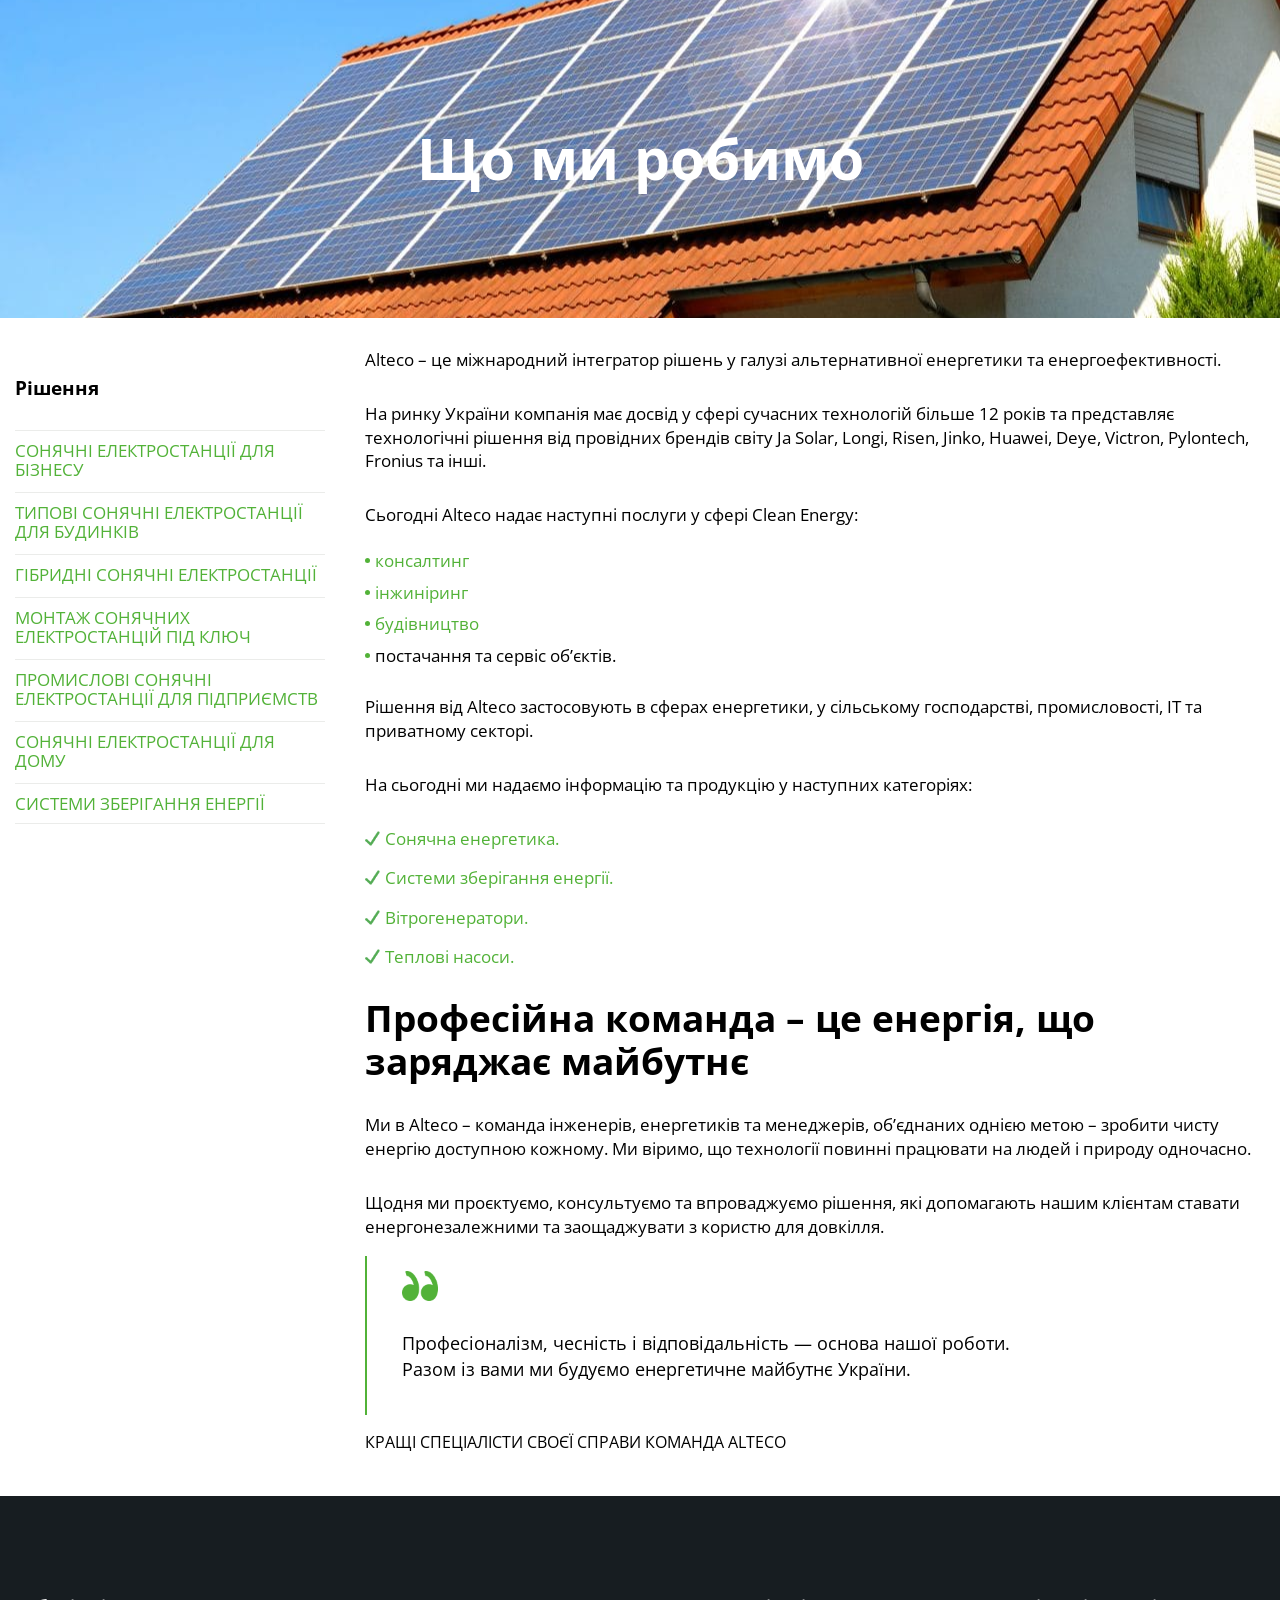
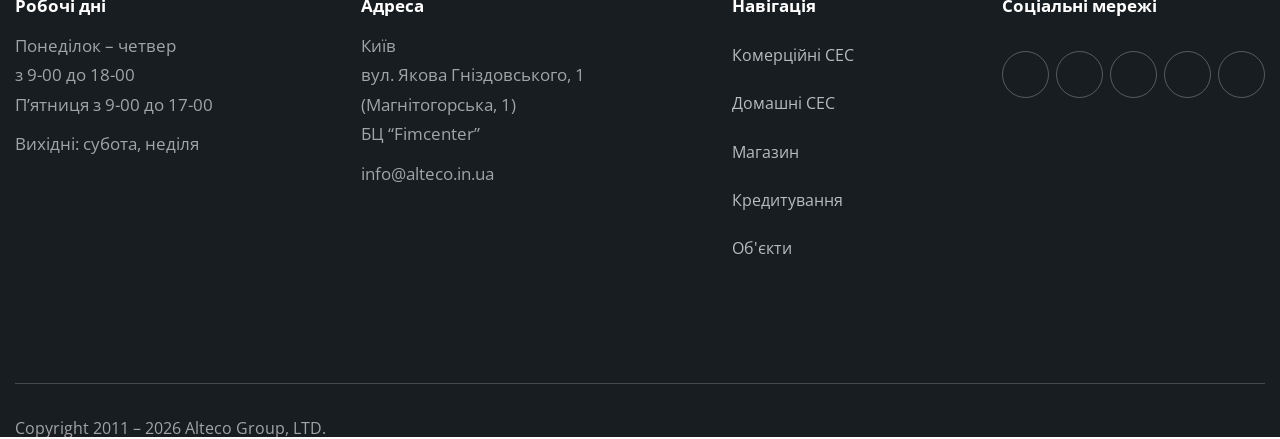
<file: ALTECO_2/index.html>
<!doctype html>
<html lang="en">
<head>
    <meta charset="UTF-8">
    <meta name="viewport"
          content="width=device-width, user-scalable=no, initial-scale=1.0, maximum-scale=1.0, minimum-scale=1.0">
    <meta http-equiv="X-UA-Compatible" content="ie=edge">
    <title>Document</title>
    <link rel="stylesheet" href="css/_normalizer.css">
    <link rel="stylesheet" href="css/_container.css">
    <link rel="stylesheet" href="css/main.css">
</head>
<body>
<div class="page-cl">
    <div class="page-cl__top" style="background-image: url('img/hause-sol.jpg')">
       <div class="container">
           <div class="page-cl__title">
               <h1>Що ми робимо
               </h1>
           </div>
       </div>
    </div>
    <div class="container">
        <div class="page-cl__wrap">
        <div class="page-cl__left">
            <div class="page-cl__left-title">Рішення</div>
            <div class="page-cl__left-nav">
                <ul>
                    <li><a href="">Сонячні електростанції для бізнесу</a></li>
                    <li><a href="">Типові сонячні електростанції для будинків</a></li>
                    <li><a href="">Гібридні сонячні електростанції</a></li>
                    <li><a href="">Монтаж сонячних електростанцій під ключ</a></li>
                    <li><a href="">Промислові сонячні електростанції для підприємств</a></li>
                    <li><a href="">Сонячні електростанції для дому</a></li>
                    <li><a href="">Системи зберігання енергії</a></li>
                </ul>
            </div>
        </div>
        <div class="page-cl__right">
            <p>Alteco – це міжнародний інтегратор рішень у галузі альтернативної енергетики та енергоефективності.</p>
            <p>На ринку України компанія має досвід у сфері сучасних технологій більше 12 років та представляє технологічні рішення від провідних брендів світу Ja Solar, Longi, Risen, Jinko, Huawei, Deye, Victron, Pylontech, Fronius та інші.</p>
            <p>Сьогодні Alteco надає наступні послуги у сфері Clean Energy:</p>
            <ul>
                <li><a href="">консалтинг</a></li>
                <li><a href="">інжиніринг</a></li>
                <li><a href="">будівництво</a></li>
                <li>постачання та сервіс об’єктів.</li>
            </ul>
            <p>Рішення від Alteco застосовують в сферах енергетики, у сільському господарстві, промисловості, IT та приватному секторі.</p>
            <p>На сьогодні ми надаємо інформацію та продукцію у наступних категоріях:</p>
            <ol>
                <li><a href="#">Сонячна енергетика.</a></li>
                <li><a href="#">Системи зберігання енергії.</a></li>
                <li><a href="#">Вітрогенератори.</a></li>
                <li><a href="#">Теплові насоси.</a></li>
            </ol>
            <h2>Професійна команда – це енергія, що заряджає майбутнє</h2>
            <p>Ми в Alteco – команда інженерів, енергетиків та менеджерів, об’єднаних однією метою – зробити чисту енергію доступною кожному. Ми віримо, що технології повинні працювати на людей і природу одночасно.</p>
            <p>Щодня ми проєктуємо, консультуємо та впроваджуємо рішення, які допомагають нашим клієнтам ставати енергонезалежними та заощаджувати з користю для довкілля.</p>
            <blockquote class="quote"><p>Професіоналізм, чесність і відповідальність — основа нашої роботи.<br>Разом із вами ми будуємо енергетичне майбутнє України.</p></blockquote>
            <span>Кращі спеціалісти своєї справи</span>
            <span>Команда</span>
            <span>Alteco</span>
        </div>
    </div>
    </div>

</div>

<footer class="footer">
    <div class="container">
        <div class="footer__wrap">
            <div class="footer__col">
                <div class="footer__col-title">Робочі дні</div>
                <div class="footer__col-content">
                    <span>Понеділок – четвер</span>
                    <span> з 9-00 до 18-00</span>
                    <span>П’ятниця з 9-00 до 17-00</span>
                </div>
                <div class="footer__col-content">Вихідні: субота, неділя</div>
            </div>
            <div class="footer__col">
                <div class="footer__col-title">Адреса</div>
                <div class="footer__col-content">
                    <span>Київ </span>
                    <span>вул. Якова Гніздовського, 1</span>
                    <span>(Магнітогорська, 1)</span>
                    <span>БЦ “Fimcenter”</span>
                </div>
                <div class="footer__col-content"><a href="mailto:info@alteco.in.ua">info@alteco.in.ua</a></div>
            </div>
            <div class="footer__col">
                <div class="footer__col-title">Навігація</div>
                <div class="footer__col-nav">
                    <ul>
                        <li><a href="">Комерційні СЕС </a></li>
                        <li><a href="">Домашні СЕС</a></li>
                        <li><a href="">Магазин</a></li>
                        <li><a href="">Кредитування</a></li>
                        <li><a href="">Об'єкти</a></li>
                    </ul>
                </div>

            </div>
            <div class="footer__col">
                <div class="footer__col-title">Соціальні мережі</div>
                <div class="footer__col-social">
                    <ul>
                        <li><a href=""></a></li>
                        <li><a href=""></a></li>
                        <li><a href=""></a></li>
                        <li><a href=""></a></li>
                        <li><a href=""></a></li>
                    </ul>
                </div>

            </div>
        </div>
        <div class="footer__bottom">
            <div class="footer__copyright">Copyright 2011 – 2026 Alteco Group, LTD.</div>
        </div>
    </div>

</footer>
</body>
</html>
</file>
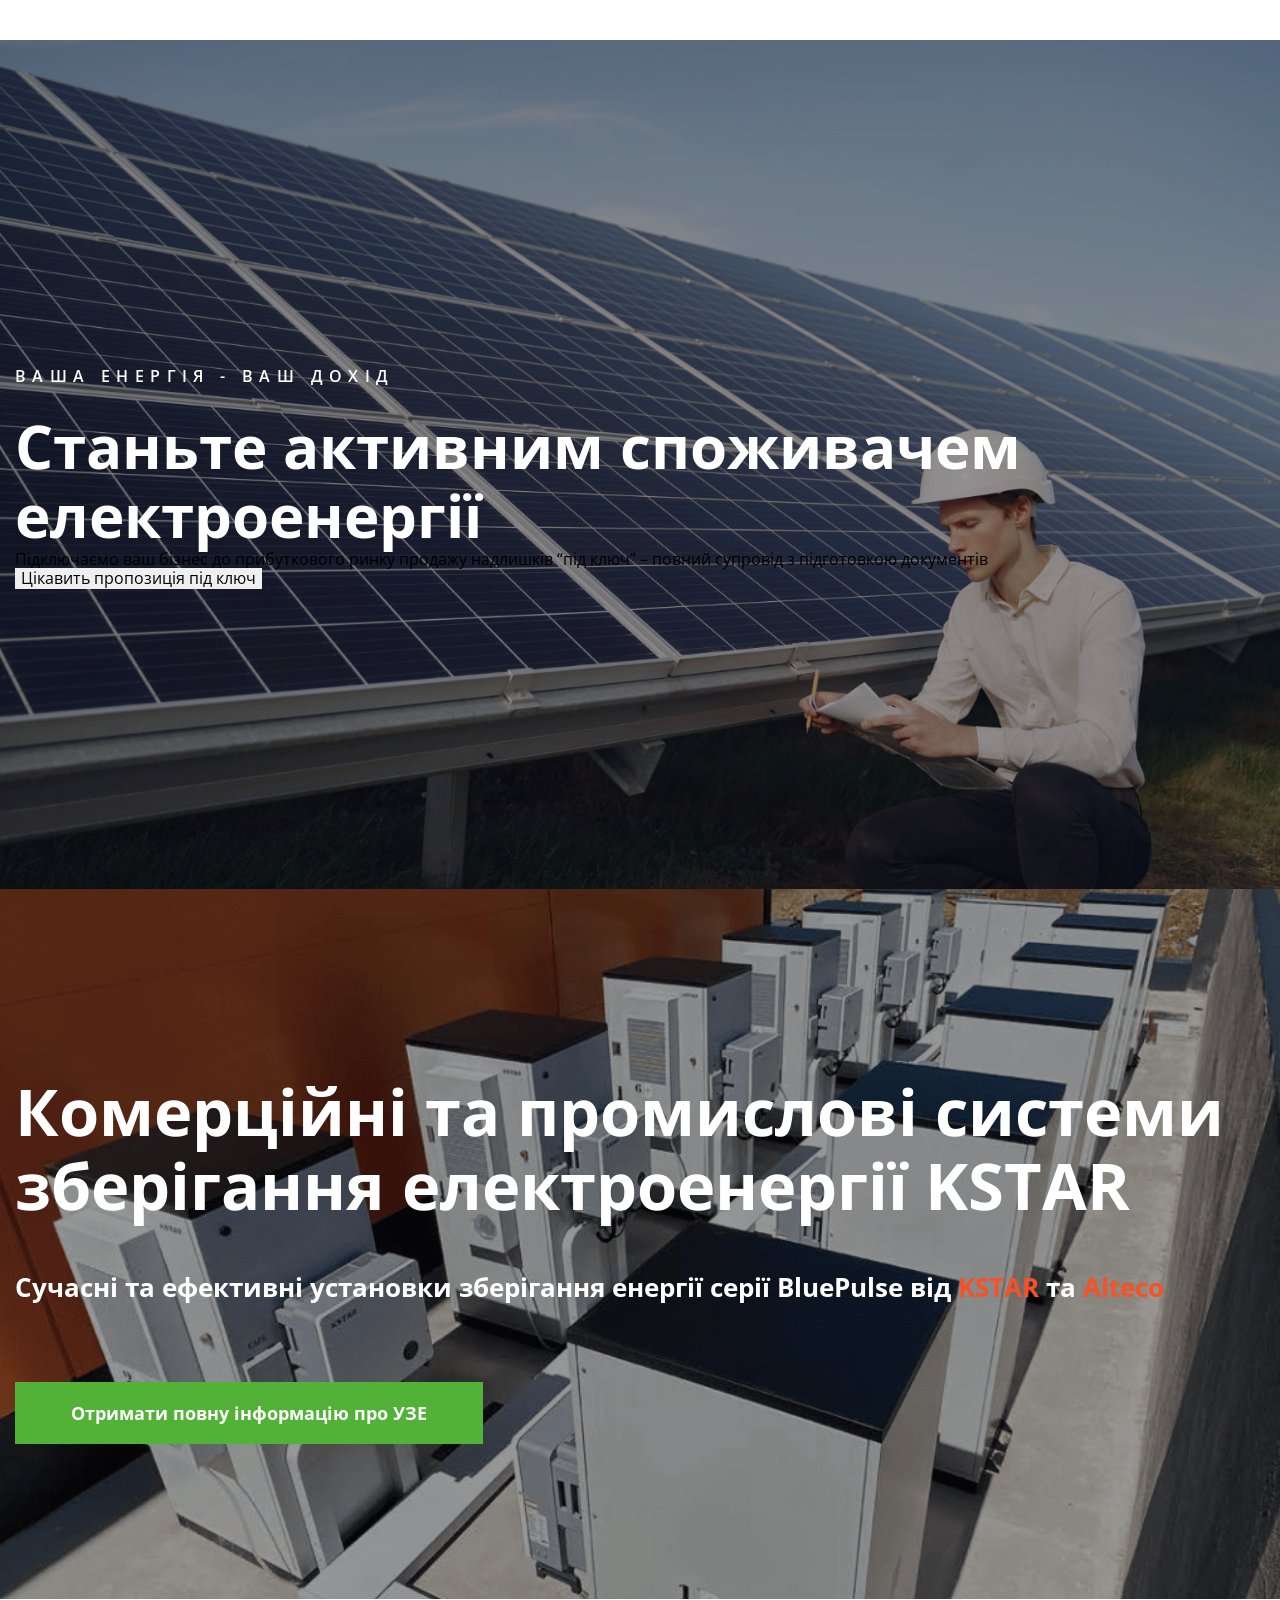
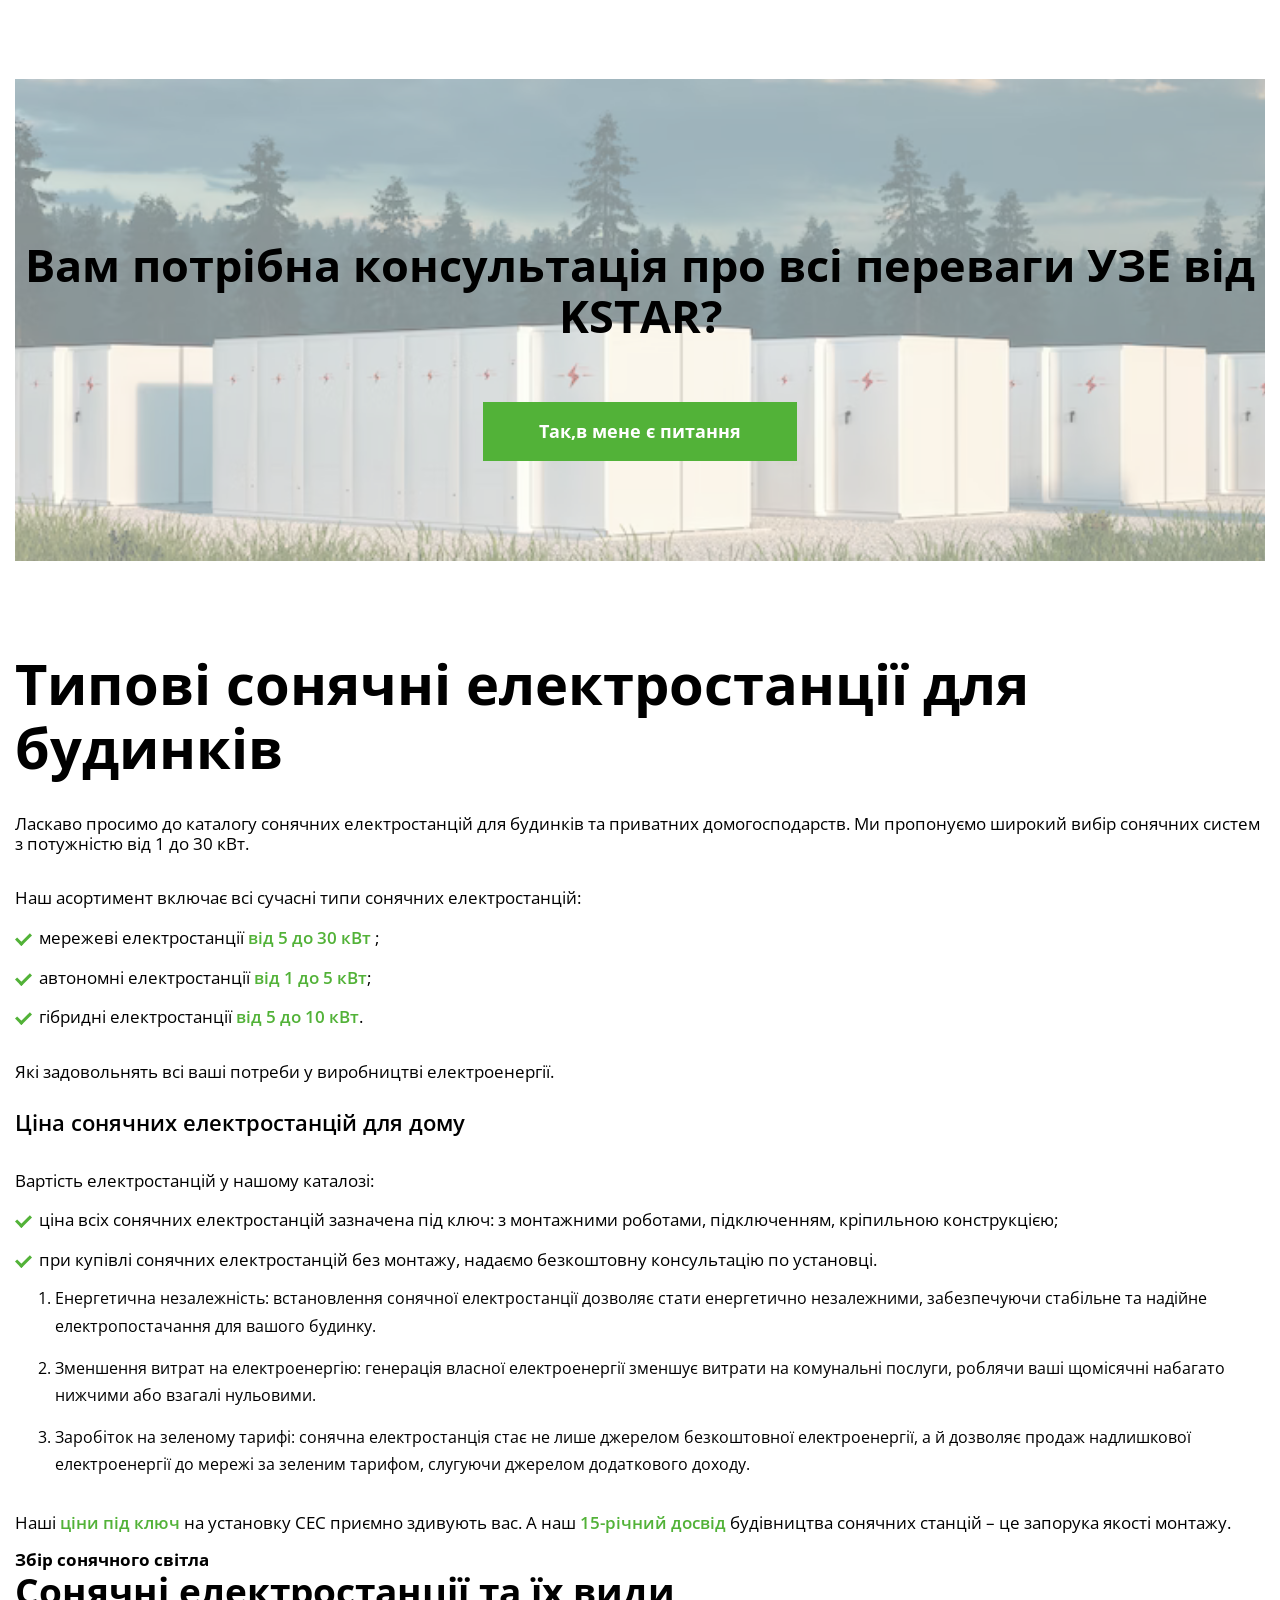
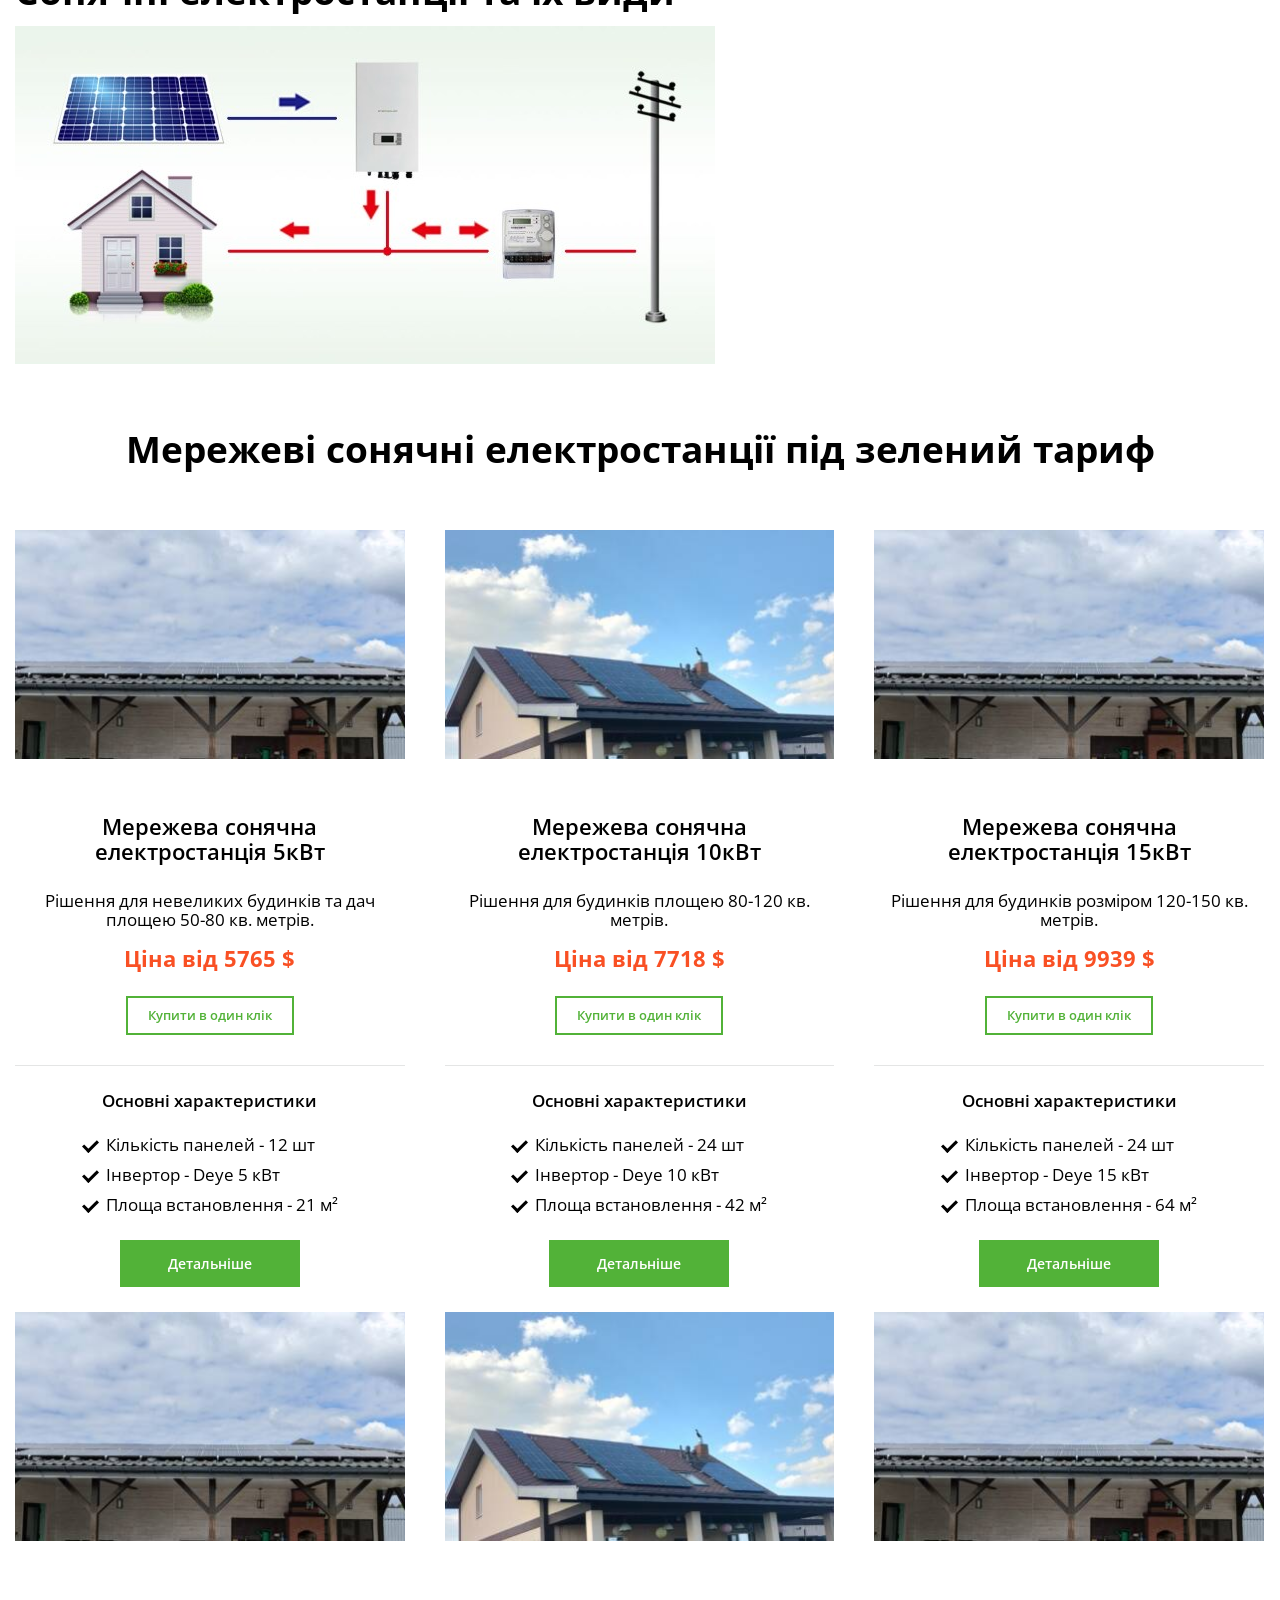
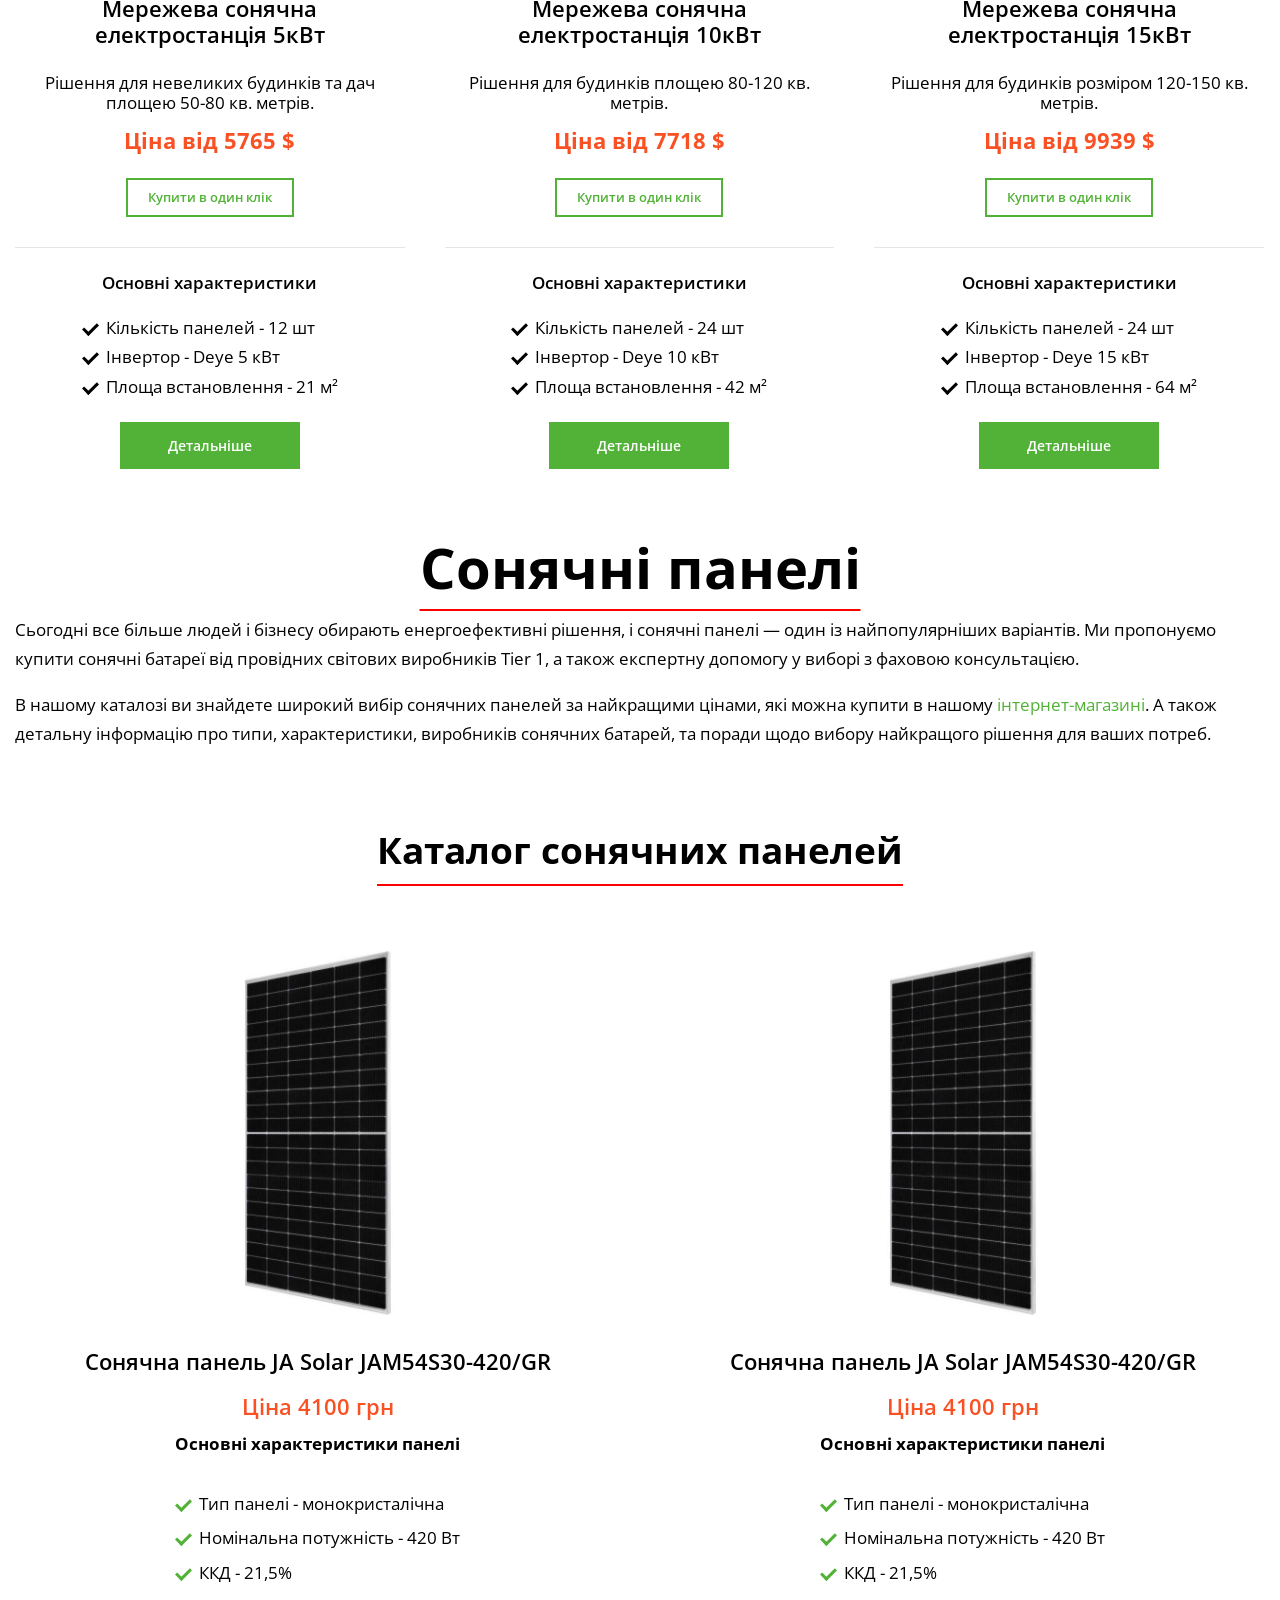
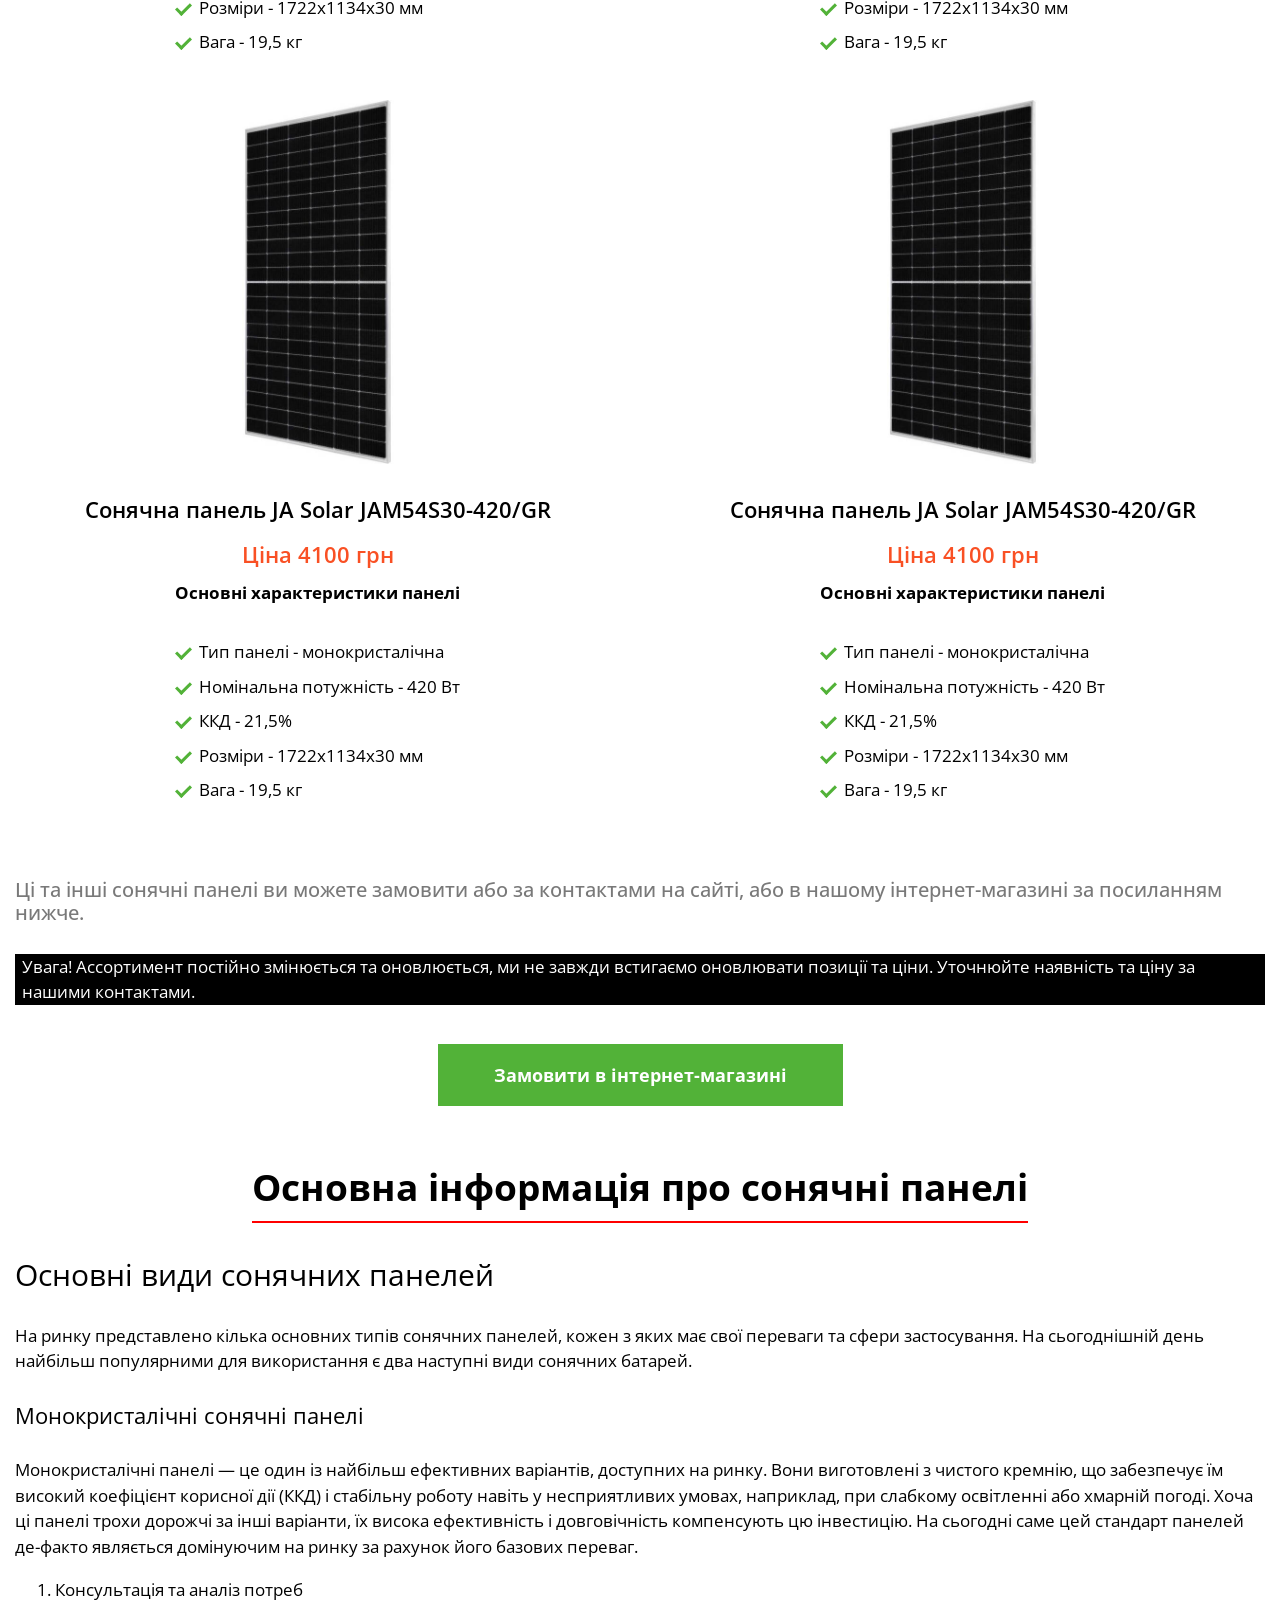
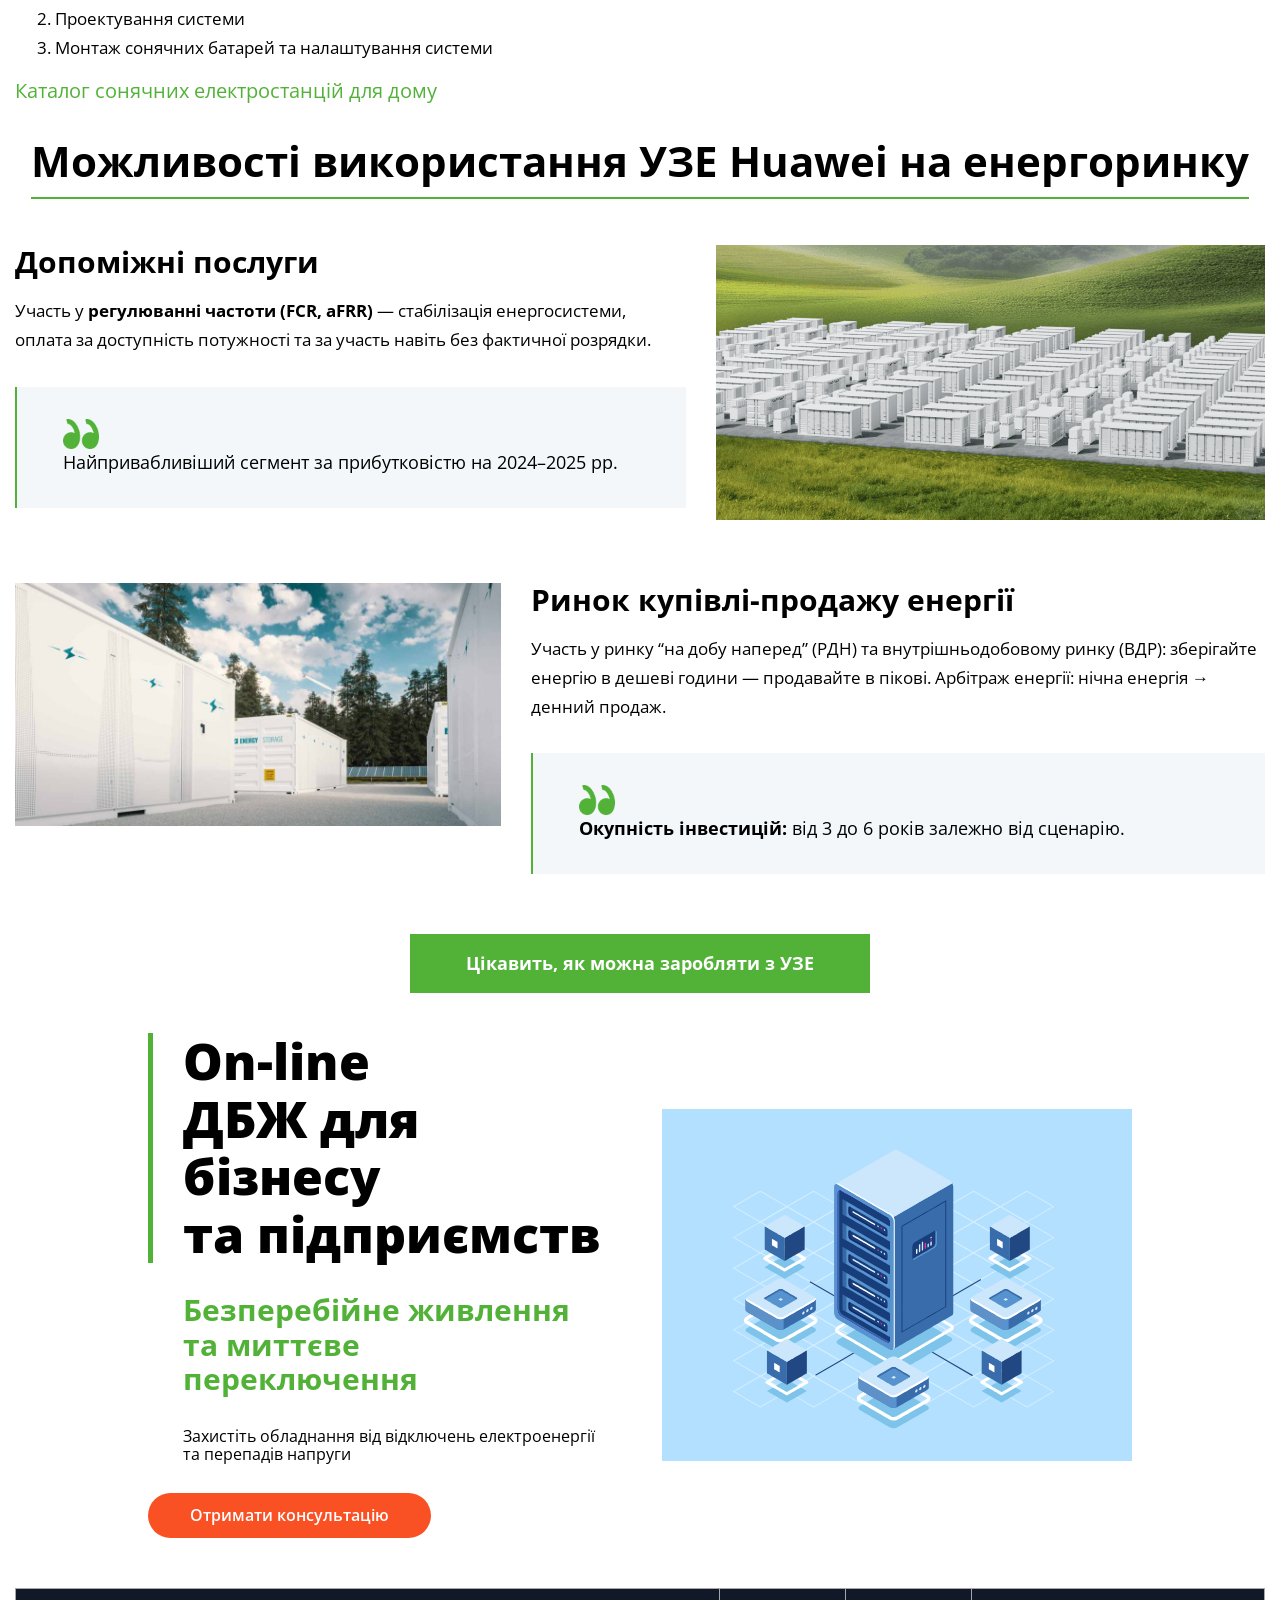
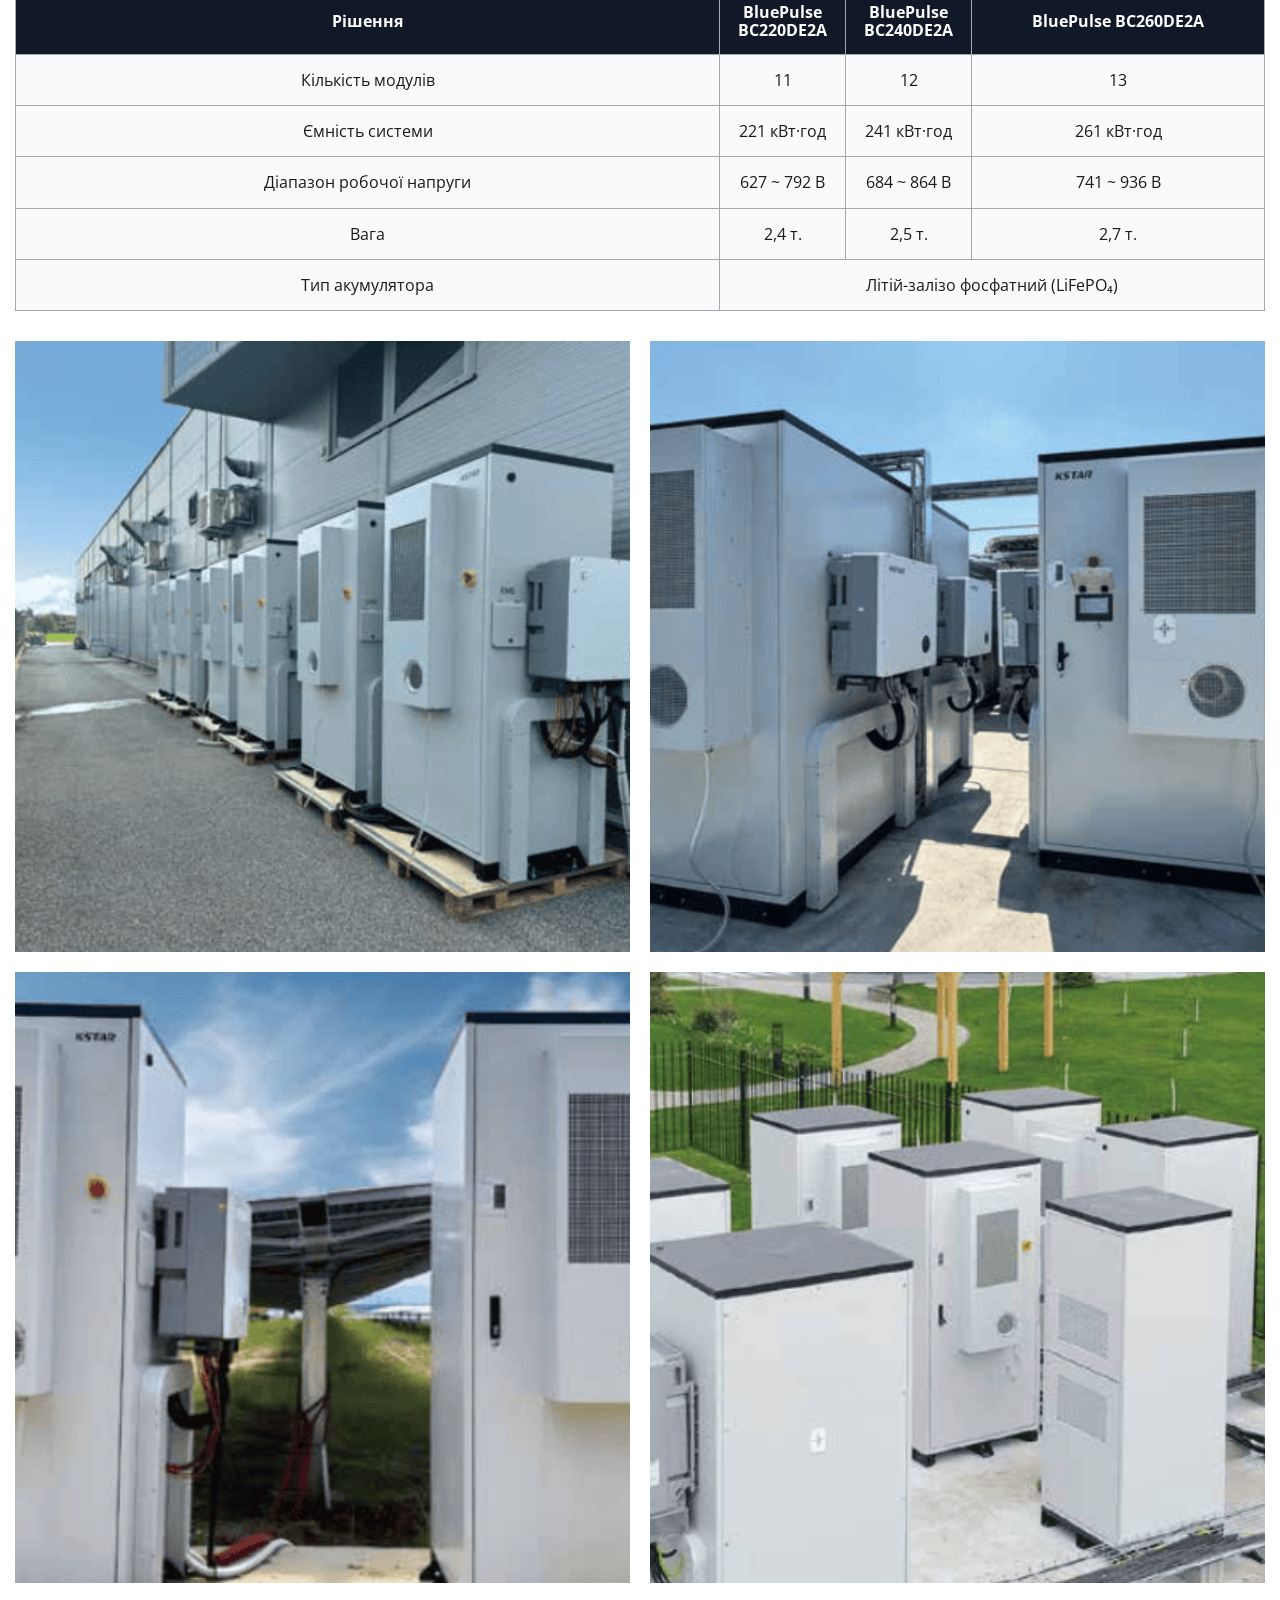
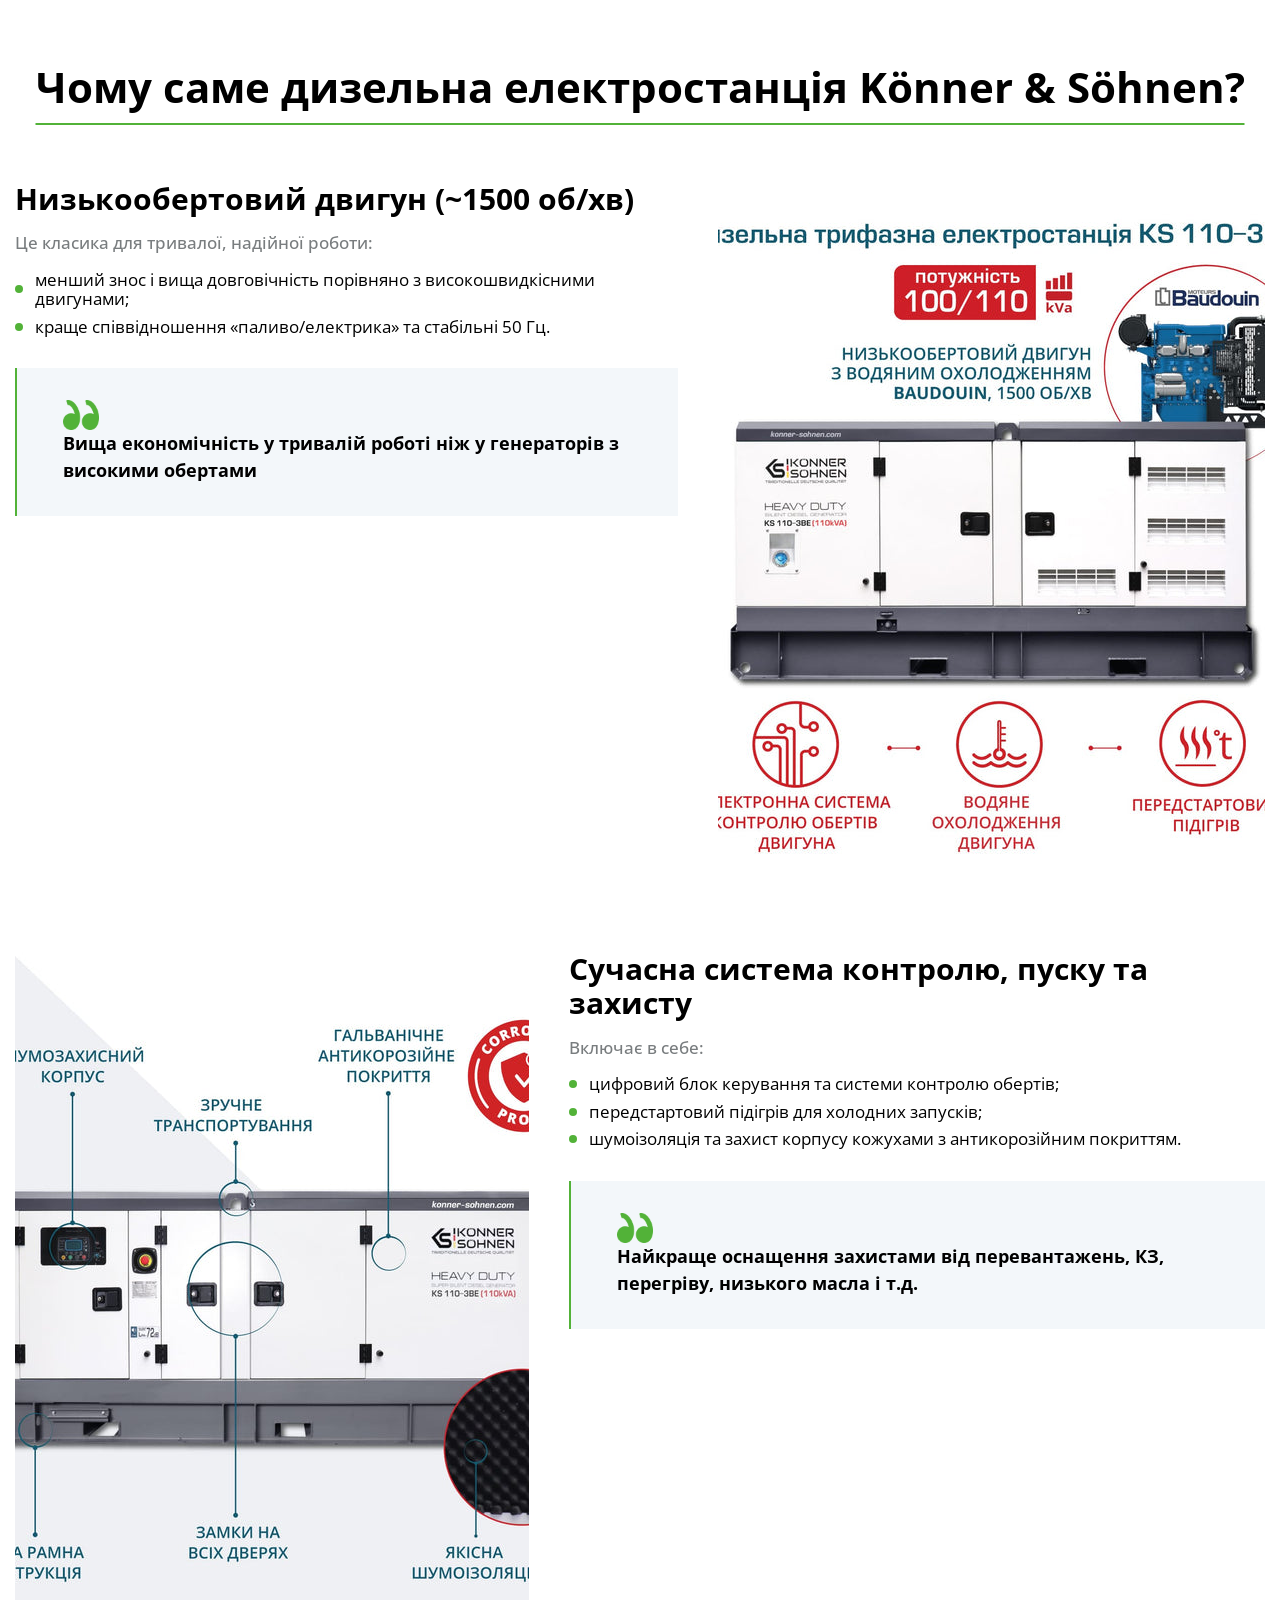
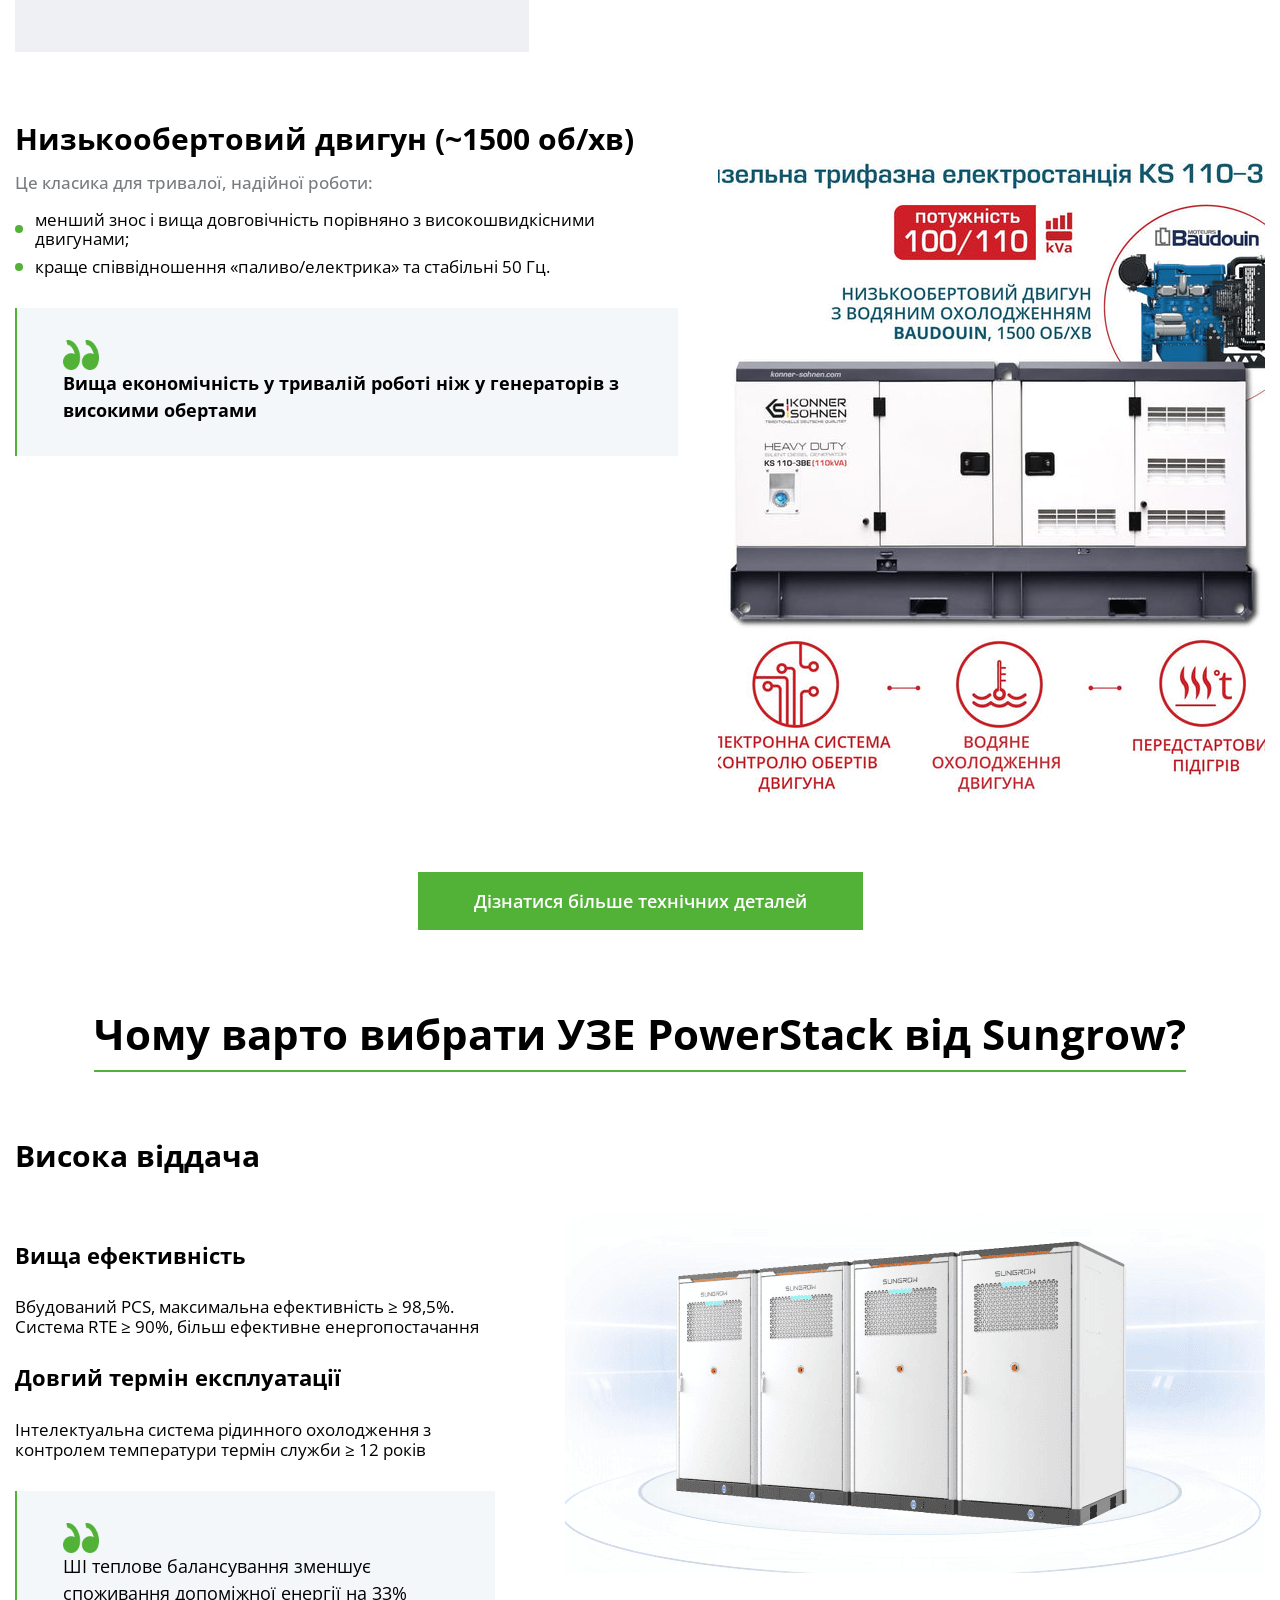
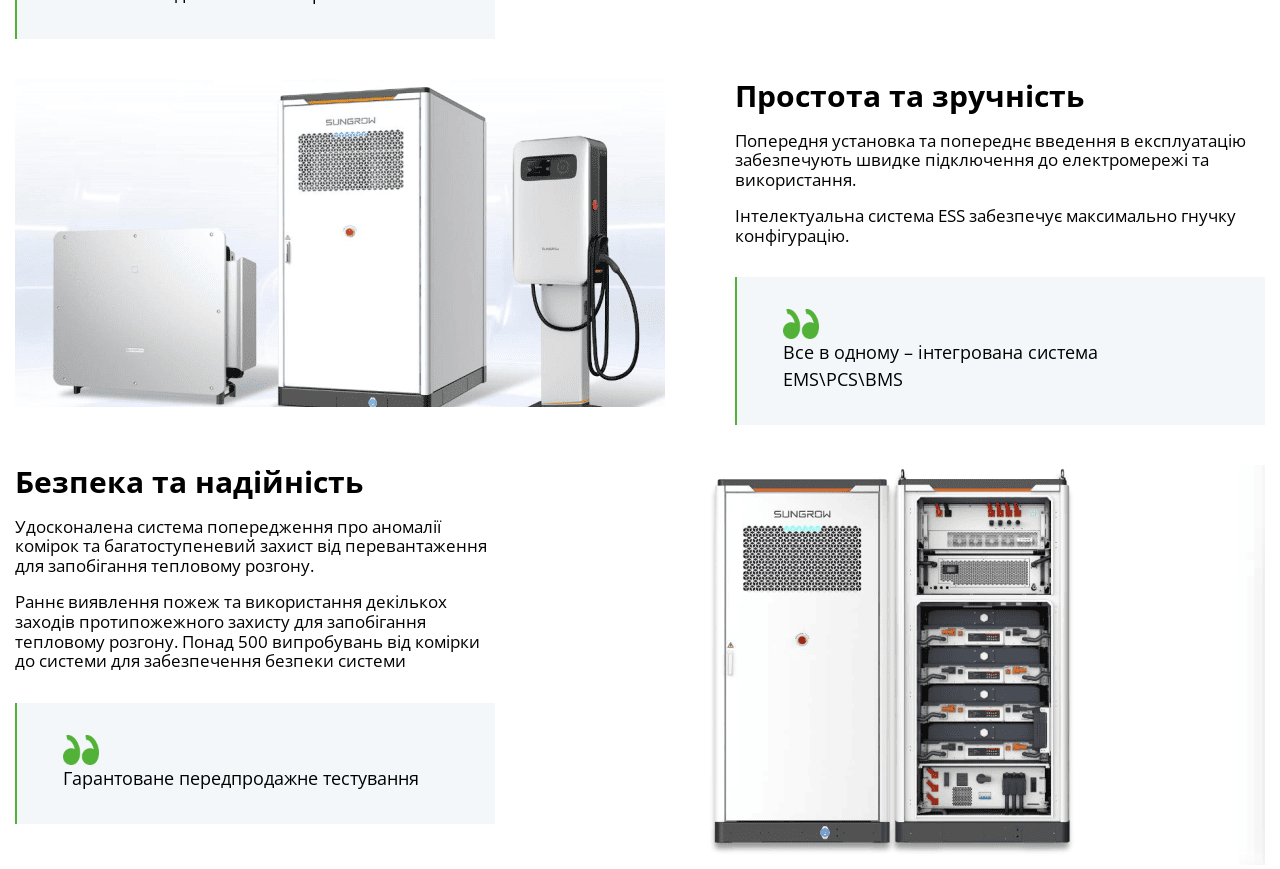
<file: ALTECO_2/elements-two.html>
<!doctype html>
<html lang="en">
<head>
    <meta charset="UTF-8">
    <meta name="viewport"
          content="width=device-width, user-scalable=no, initial-scale=1.0, maximum-scale=1.0, minimum-scale=1.0">
    <meta http-equiv="X-UA-Compatible" content="ie=edge">
    <title>Document</title>
    <link rel="stylesheet" href="css/_normalizer.css">
    <link rel="stylesheet" href="css/_container.css">
    <link rel="stylesheet" href="css/main-two.css">
</head>
<body>

<div class="electricity-user" style="background-image: url('img/electricity-user-img.jpg')">
    <div class="electricity-user__decor" ></div>
    <div class="container">
        <div class="electricity-user__subtitle">
            <h5>ваша енергія - ваш дохід</h5>
        </div>
        <div class="electricity-user__title">
            <h1>Станьте активним споживачем електроенергії</h1>
        </div>
        <div class="electricity-user__desc">Підключаємо ваш бізнес до прибуткового ринку продажу надлишків “під ключ” – повний супровід з підготовкою документів</div>
        <div class="electricity-user__btn">
            <button>Цікавить пропозиція під ключ</button>
        </div>
    </div>
</div>


<div class="ups-hero" style="background-image: url('img/ups-hero.png')">
    <div class="ups-hero__decor"></div>
    <div class="container">
        <div class="ups-hero__title">
            <h1>Комерційні та промислові системи зберігання електроенергії KSTAR</h1>
            </div>
        <div class="ups-hero__desc">Сучасні та ефективні установки зберігання енергії серії BluePulse від <span>KSTAR</span> та <span>Alteco</span></div>
        <div class="ups-hero__btn">
            <a href="">Отримати повну інформацію про УЗЕ</a>
        </div>
    </div>
</div>
<div class="container">
    <div class="consultation-kstar" style="background-image: url('img/consultation-kstar-img.png')">
        <div class="consultation-kstar__decor"></div>
        <div class="consultation-kstar__title">
            <h4>Вам потрібна консультація про всі переваги УЗЕ від KSTAR?</h4>
        </div>
        <div class="consultation-kstar__btn">
            <button>Так,в мене є питання</button>
        </div>
    </div>
</div>


    <div class="container">
<div class="element-sl-content">
    <div class="element-sl-content__title">
        <h1>Типові сонячні електростанції для будинків</h1>
    </div>
    <p>Ласкаво просимо до каталогу сонячних електростанцій для будинків та приватних домогосподарств. Ми пропонуємо широкий вибір сонячних систем з потужністю від 1 до 30 кВт.</p>
    <p>Наш асортимент включає всі сучасні типи сонячних електростанцій:</p>
    <ul>
        <li>мережеві електростанції <span>від 5 до 30 кВт </span>;</li>
        <li>автономні електростанції <span> від 1 до 5 кВт</span>;</li>
        <li>гібридні електростанції <span>від 5 до 10 кВт</span>.</li>
    </ul>
    <p>Які задовольнять всі ваші потреби у виробництві електроенергії.</p>
    <h4>Ціна сонячних електростанцій для дому</h4>
    <p>Вартість електростанцій у нашому каталозі:</p>
    <ul>
        <li>ціна всіх сонячних електростанцій зазначена під ключ: з монтажними роботами, підключенням, кріпильною конструкцією;</li>
        <li>при купівлі сонячних електростанцій без монтажу, надаємо безкоштовну консультацію по установці.</li>
    </ul>
    <ol>
        <li>Енергетична незалежність: встановлення сонячної електростанції дозволяє стати енергетично незалежними, забезпечуючи стабільне та надійне електропостачання для вашого будинку.</li>
        <li>Зменшення витрат на електроенергію: генерація власної електроенергії зменшує витрати на комунальні послуги, роблячи ваші щомісячні набагато нижчими або взагалі нульовими.</li>
        <li>Заробіток на зеленому тарифі: сонячна електростанція стає не лише джерелом безкоштовної електроенергії, а й дозволяє продаж надлишкової електроенергії до мережі за зеленим тарифом, слугуючи  джерелом додаткового доходу.</li>
    </ol>
    <p>Наші <span>ціни під ключ</span> на установку СЕС приємно здивують вас. А наш <span>15-річний досвід</span> будівництва сонячних станцій – це запорука якості монтажу.</p>
    <strong>Збір сонячного світла</strong>
    <h2>Сонячні електростанції та їх види</h2>

    <img src="img/element-sl-content-img.jpg" alt="">


    
</div>

</div>
<div class="container">
    <div class="feed-in-tariff">
        <div class="feed-in-tariff__title">
            <h2>Мережеві сонячні електростанції під зелений тариф</h2>
        </div>
        <div class="feed-in-tariff__list">
            <div class="feed-in-tariff__item">
                <div class="feed-in-tariff__item-img">
                    <img src="img/feed-in-tariff__item-img1.jpg" alt="">
                </div>
                <div class="feed-in-tariff__item-title">
                    <a href="">Мережева сонячна електростанція 5кВт</a>
                </div>
                <div class="feed-in-tariff__item-desc">Рішення для невеликих будинків та дач площею 50-80 кв. метрів.</div>
                <div class="feed-in-tariff__item-price">Ціна від 5765 $</div>
                <div class="feed-in-tariff__item-btn">
                    <button>
                        Купити в один клік
                    </button>
                </div>
                <div class="feed-in-tariff__characteristics">
                    <div class="feed-in-tariff__characteristics-title">
                        <h5>Основні характеристики</h5>
                    </div>
                    <div class="feed-in-tariff__characteristics-list">
                        <ul>
                            <li>Кількість панелей - 12 шт</li>
                            <li>Інвертор - Deye 5 кВт</li>
                            <li>Площа встановлення - 21 м²</li>
                        </ul>
                    </div>
                    <div class="feed-in-tariff__characteristics-btn">
                        <a href="">
                            Детальніше
                        </a>
                    </div>
                </div>
            </div>
            <div class="feed-in-tariff__item">
                <div class="feed-in-tariff__item-img">
                    <img src="img/feed-in-tariff__item-img.jpg" alt="">
                </div>
                <div class="feed-in-tariff__item-title">
                    <a href="">Мережева сонячна електростанція 10кВт</a>
                </div>
                <div class="feed-in-tariff__item-desc">Рішення для будинків площею 80-120 кв. метрів.</div>
                <div class="feed-in-tariff__item-price">Ціна від 7718 $</div>
                <div class="feed-in-tariff__item-btn">
                    <button>
                        Купити в один клік
                    </button>
                </div>
                <div class="feed-in-tariff__characteristics">
                    <div class="feed-in-tariff__characteristics-title">
                        <h5>Основні характеристики</h5>
                    </div>
                    <div class="feed-in-tariff__characteristics-list">
                        <ul>
                            <li>Кількість панелей - 24 шт</li>
                            <li>Інвертор - Deye 10 кВт</li>
                            <li>Площа встановлення - 42 м²</li>
                        </ul>
                    </div>
                    <div class="feed-in-tariff__characteristics-btn">
                        <a href="">
                            Детальніше
                        </a>
                    </div>
                </div>
            </div>
            <div class="feed-in-tariff__item">
                <div class="feed-in-tariff__item-img">
                    <img src="img/feed-in-tariff__item-img1.jpg" alt="">
                </div>
                <div class="feed-in-tariff__item-title">
                    <a href="">Мережева сонячна електростанція 15кВт</a>
                </div>
                <div class="feed-in-tariff__item-desc">Рішення для будинків розміром 120-150 кв. метрів.</div>
                <div class="feed-in-tariff__item-price">Ціна від 9939 $</div>
                <div class="feed-in-tariff__item-btn">
                    <button>
                        Купити в один клік
                    </button>
                </div>
                <div class="feed-in-tariff__characteristics">
                    <div class="feed-in-tariff__characteristics-title">
                        <h5>Основні характеристики</h5>
                    </div>
                    <div class="feed-in-tariff__characteristics-list">
                        <ul>
                            <li>Кількість панелей - 24 шт</li>
                            <li>Інвертор - Deye 15 кВт</li>
                            <li>Площа встановлення - 64 м²</li>
                        </ul>
                    </div>
                    <div class="feed-in-tariff__characteristics-btn">
                        <a href="">
                            Детальніше
                        </a>
                    </div>
                </div>
            </div>
            <div class="feed-in-tariff__item">
                <div class="feed-in-tariff__item-img">
                    <img src="img/feed-in-tariff__item-img1.jpg" alt="">
                </div>
                <div class="feed-in-tariff__item-title">
                    <a href="">Мережева сонячна електростанція 5кВт</a>
                </div>
                <div class="feed-in-tariff__item-desc">Рішення для невеликих будинків та дач площею 50-80 кв. метрів.</div>
                <div class="feed-in-tariff__item-price">Ціна від 5765 $</div>
                <div class="feed-in-tariff__item-btn">
                    <button>
                        Купити в один клік
                    </button>
                </div>
                <div class="feed-in-tariff__characteristics">
                    <div class="feed-in-tariff__characteristics-title">
                        <h5>Основні характеристики</h5>
                    </div>
                    <div class="feed-in-tariff__characteristics-list">
                        <ul>
                            <li>Кількість панелей - 12 шт</li>
                            <li>Інвертор - Deye 5 кВт</li>
                            <li>Площа встановлення - 21 м²</li>
                        </ul>
                    </div>
                    <div class="feed-in-tariff__characteristics-btn">
                        <a href="">
                            Детальніше
                        </a>
                    </div>
                </div>
            </div>
            <div class="feed-in-tariff__item">
                <div class="feed-in-tariff__item-img">
                    <img src="img/feed-in-tariff__item-img.jpg" alt="">
                </div>
                <div class="feed-in-tariff__item-title">
                    <a href="">Мережева сонячна електростанція 10кВт</a>
                </div>
                <div class="feed-in-tariff__item-desc">Рішення для будинків площею 80-120 кв. метрів.</div>
                <div class="feed-in-tariff__item-price">Ціна від 7718 $</div>
                <div class="feed-in-tariff__item-btn">
                    <button>
                        Купити в один клік
                    </button>
                </div>
                <div class="feed-in-tariff__characteristics">
                    <div class="feed-in-tariff__characteristics-title">
                        <h5>Основні характеристики</h5>
                    </div>
                    <div class="feed-in-tariff__characteristics-list">
                        <ul>
                            <li>Кількість панелей - 24 шт</li>
                            <li>Інвертор - Deye 10 кВт</li>
                            <li>Площа встановлення - 42 м²</li>
                        </ul>
                    </div>
                    <div class="feed-in-tariff__characteristics-btn">
                        <a href="">
                            Детальніше
                        </a>
                    </div>
                </div>
            </div>
            <div class="feed-in-tariff__item">
                <div class="feed-in-tariff__item-img">
                    <img src="img/feed-in-tariff__item-img1.jpg" alt="">
                </div>
                <div class="feed-in-tariff__item-title">
                    <a href="">Мережева сонячна електростанція 15кВт</a>
                </div>
                <div class="feed-in-tariff__item-desc">Рішення для будинків розміром 120-150 кв. метрів.</div>
                <div class="feed-in-tariff__item-price">Ціна від 9939 $</div>
                <div class="feed-in-tariff__item-btn">
                    <button>
                        Купити в один клік
                    </button>
                </div>
                <div class="feed-in-tariff__characteristics">
                    <div class="feed-in-tariff__characteristics-title">
                        <h5>Основні характеристики</h5>
                    </div>
                    <div class="feed-in-tariff__characteristics-list">
                        <ul>
                            <li>Кількість панелей - 24 шт</li>
                            <li>Інвертор - Deye 15 кВт</li>
                            <li>Площа встановлення - 64 м²</li>
                        </ul>
                    </div>
                    <div class="feed-in-tariff__characteristics-btn">
                        <a href="">
                            Детальніше
                        </a>
                    </div>
                </div>
            </div>
        </div>


        </div>
    </div>



<div class="container">
    <div class="st-content-red">
        <h1>Сонячні панелі</h1>
        <p>Сьогодні все більше людей і бізнесу обирають енергоефективні рішення, і сонячні панелі — один із найпопулярніших варіантів. Ми пропонуємо купити сонячні батареї від провідних світових виробників Tier 1, а також експертну допомогу у виборі з фаховою консультацією.</p>
        <p>В нашому каталозі ви знайдете широкий вибір сонячних панелей за найкращими цінами, які можна купити в нашому
            <a href="">інтернет-магазині</a>. А також детальну інформацію про типи, характеристики, виробників сонячних батарей, та поради щодо вибору найкращого рішення для ваших потреб.
        </p>
    </div>
</div>


<div class="container">
    <div class="st-content-red-catalog">
        <h2>Каталог сонячних панелей</h2>
        <div class="st-content-red-catalog__list">
            <div class="st-content-red-catalog__item">
                <div class="st-content-red-catalog__item-img">
                    <a href=""><img src="img/st-content-red-catalog__item-img.jpg" alt=""></a>
                </div>
                <div class="st-content-red-catalog__item-title">
                    <a href="">Сонячна панель JA Solar JAM54S30-420/GR</a>
                </div>
                <div class="st-content-red-catalog__item-price">Ціна 4100 грн</div>
                <div class="st-content-red-catalog__item-characteristics">
                    <div class="st-content-red-catalog__characteristics-title">
                        <h5>Основні характеристики панелі</h5>
                    </div>
                    <div class="st-content-red-catalog__characteristics-list">
                        <ul>
                            <li>Тип панелі - монокристалічна</li>
                            <li>Номінальна потужність - 420 Вт</li>
                            <li>ККД - 21,5%</li>
                            <li>Розміри - 1722х1134х30 мм</li>
                            <li>Вага - 19,5 кг</li>
                        </ul>
                    </div>
                </div>
            </div>
            <div class="st-content-red-catalog__item">
                <div class="st-content-red-catalog__item-img">
                    <img src="img/st-content-red-catalog__item-img.jpg" alt="">
                </div>
                <div class="st-content-red-catalog__item-title">
                    <a href="">Сонячна панель JA Solar JAM54S30-420/GR</a>
                </div>
                <div class="st-content-red-catalog__item-price">Ціна 4100 грн</div>
                <div class="st-content-red-catalog__item-characteristics">
                    <div class="st-content-red-catalog__characteristics-title">
                        <h5>Основні характеристики панелі</h5>
                    </div>
                    <div class="st-content-red-catalog__characteristics-list">
                        <ul>
                            <li>Тип панелі - монокристалічна</li>
                            <li>Номінальна потужність - 420 Вт</li>
                            <li>ККД - 21,5%</li>
                            <li>Розміри - 1722х1134х30 мм</li>
                            <li>Вага - 19,5 кг</li>
                        </ul>
                    </div>
                </div>
            </div>
            <div class="st-content-red-catalog__item">
                <div class="st-content-red-catalog__item-img">
                    <img src="img/st-content-red-catalog__item-img.jpg" alt="">
                </div>
                <div class="st-content-red-catalog__item-title">
                    <a href="">Сонячна панель JA Solar JAM54S30-420/GR</a>
                </div>
                <div class="st-content-red-catalog__item-price">Ціна 4100 грн</div>
                <div class="st-content-red-catalog__item-characteristics">
                    <div class="st-content-red-catalog__characteristics-title">
                        <h5>Основні характеристики панелі</h5>
                    </div>
                    <div class="st-content-red-catalog__characteristics-list">
                        <ul>
                            <li>Тип панелі - монокристалічна</li>
                            <li>Номінальна потужність - 420 Вт</li>
                            <li>ККД - 21,5%</li>
                            <li>Розміри - 1722х1134х30 мм</li>
                            <li>Вага - 19,5 кг</li>
                        </ul>
                    </div>
                </div>
            </div>
            <div class="st-content-red-catalog__item">
                <div class="st-content-red-catalog__item-img">
                    <img src="img/st-content-red-catalog__item-img.jpg" alt="">
                </div>
                <div class="st-content-red-catalog__item-title">
                    <a href="">Сонячна панель JA Solar JAM54S30-420/GR</a>
                </div>
                <div class="st-content-red-catalog__item-price">Ціна 4100 грн</div>
                <div class="st-content-red-catalog__item-characteristics">
                    <div class="st-content-red-catalog__characteristics-title">
                        <h5>Основні характеристики панелі</h5>
                    </div>
                    <div class="st-content-red-catalog__characteristics-list">
                        <ul>
                            <li>Тип панелі - монокристалічна</li>
                            <li>Номінальна потужність - 420 Вт</li>
                            <li>ККД - 21,5%</li>
                            <li>Розміри - 1722х1134х30 мм</li>
                            <li>Вага - 19,5 кг</li>
                        </ul>
                    </div>
                </div>
            </div>
        </div>
<div class="st-content-red-catalog__order">
    Ці та інші сонячні панелі ви можете замовити або за контактами на сайті, або в нашому інтернет-магазині за посиланням нижче.
</div>
    <div class="st-content-red-catalog__range-changes">Увага! Ассортимент постійно змінюється та оновлюється, ми не завжди встигаємо оновлювати позиції та ціни. Уточнюйте наявність та ціну за нашими контактами.</div>
    <div class="st-content-red-catalog__btn">
        <a href="">Замовити в інтернет-магазині</a>
    </div>
    </div>
</div>


<div class="container">
    <div class="basic-information">
        <h2>Основна інформація про сонячні панелі</h2>
        <h3>Основні види сонячних панелей</h3>
        <p>На ринку представлено кілька основних типів сонячних панелей, кожен з яких має свої переваги та сфери застосування. На сьогоднішній день найбільш популярними для використання є два наступні види сонячних батарей.</p>
        <h4>Монокристалічні сонячні панелі</h4>
        <p>Монокристалічні панелі — це один із найбільш ефективних варіантів, доступних на ринку. Вони виготовлені з чистого кремнію, що забезпечує їм високий коефіцієнт корисної дії (ККД) і стабільну роботу навіть у несприятливих умовах, наприклад, при слабкому освітленні або хмарній погоді. Хоча ці панелі трохи дорожчі за інші варіанти, їх висока ефективність і довговічність компенсують цю інвестицію. На сьогодні саме цей стандарт панелей де-факто являється домінуючим на ринку за рахунок його базових переваг.</p>
    <ol>
        <li>Консультація та аналіз потреб</li>
        <li>Проектування системи</li>
        <li>Монтаж сонячних батарей та налаштування системи</li>
    </ol>
        <a href="">Каталог сонячних електростанцій для дому</a>
    </div>
</div>


<div class="container">
    <div class="potential-applications">
        <h2>Можливості використання УЗЕ Huawei на енергоринку</h2>
        <div class="potential-applications__row">
            <div class="potential-applications__content">
                <h3>Допоміжні послуги</h3>
                <p>
                    Участь у <strong> регулюванні частоти (FCR, aFRR)</strong> — стабілізація енергосистеми, оплата за доступність потужності та за участь навіть без фактичної розрядки.
                </p>
                <blockquote class="quote">
                    Найпривабливіший сегмент за прибутковістю на 2024–2025 рр.
                </blockquote>
            </div>
            <div class="potential-applications__image">
                <img src="img/potential-applications.png" alt="">
            </div>
        </div>
        <div class="potential-applications__row">
            <div class="potential-applications__image">
                <img src="img/potential-applications1.jpg" alt="">
            </div>
            <div class="potential-applications__content">
                <h3>Ринок купівлі-продажу енергії</h3>
                <p>Участь у ринку “на добу наперед” (РДН) та внутрішньодобовому ринку (ВДР): зберігайте енергію в дешеві години — продавайте в пікові. Арбітраж енергії: нічна енергія → денний продаж.
                </p>
                <blockquote class="quote">
                    <strong>Окупність інвестицій:</strong> від 3 до 6 років залежно від сценарію.
                </blockquote>
            </div>
        </div>
        <div class="potential-applications-btn">
            <button>Цікавить, як можна заробляти з УЗЕ</button>
        </div>
    </div>
</div>



<div class="container">
 <div class="online-ups">
     <div class="online-ups__wrap">
         <div class="online-ups__content">
         <h1>On-line <br> <span> ДБЖ для бізнесу <br></span> та підприємств</h1>
         <h3>Безперебійне живлення та миттєве переключення</h3>
         <p>Захистіть обладнання від відключень електроенергії та перепадів напруги</p>
         <div class="online-ups__btn">
             <button>Отримати консультацію</button>
         </div>
         </div>
         <div class="online-ups__img">
             <img src="img/ups.svg" alt="">
         </div>
     </div>
 </div>
</div>
<div class="container">
    <div class="elements-four-gallery">

        <div class="element-four-gallery__title"></div>
        <div class="element-four-gallery__table">
            <table><thead><tr><th>Рішення</th><th>BluePulse BC220DE2A</th><th>BluePulse BC240DE2A</th><th>BluePulse BC260DE2A</th></tr></thead><tbody><tr><td>Кількість модулів</td><td>11</td><td>12</td><td>13</td></tr><tr><td>Ємність системи</td><td>221 кВт·год</td><td>241 кВт·год</td><td>261 кВт·год</td></tr><tr><td>Діапазон робочої напруги</td><td>627 ~ 792 В</td><td>684 ~ 864 В</td><td>741 ~ 936 В</td></tr><tr><td>Вага</td><td>2,4 т.</td><td>2,5 т.</td><td>2,7 т.</td></tr><tr><td>Тип акумулятора</td><td colspan="3">Літій-залізо фосфатний (LiFePO₄)</td></tr></tbody></table>
        </div>



        <div class="elements-four-gallery__wrap">
            <img src="img/elements-gallery1.png" alt="">
            <img src="img/elements-gallery2.png" alt="">
            <img src="img/elements-gallery3.png" alt="">
            <img src="img/elements-gallery4.png" alt="">
        </div>
    </div>
</div>
<div class="container">
    <div class="diesel-power-plant">
        <div class="diesel-power-plant__title">
            <h2>Чому саме дизельна електростанція Könner & Söhnen?</h2>
        </div>
        <div class="diesel-power-plant__row">
            <div class="diesel-power-plant__content">
                <h3>Низькообертовий двигун (~1500 об/хв)</h3>
                <p>Це класика для тривалої, надійної роботи:</p>
                <ul>
                    <li>менший знос і вища довговічність порівняно з високошвидкісними двигунами;</li>
                    <li>краще співвідношення «паливо/електрика» та стабільні 50 Гц.</li>
                </ul>
                <blockquote class="quote"><strong>Вища економічність у тривалій роботі ніж у генераторів з високими обертами</strong>
                </blockquote>
            </div>
            <div class="diesel-power-plant__img">
                <img src="img/diesel-power-plant__img.jpg" alt="">
            </div>
        </div>
        <div class="diesel-power-plant__row">
            <div class="diesel-power-plant__img">
                <img src="img/diesel-power-plant__img1.jpg" alt="">
            </div>
            <div class="diesel-power-plant__content">
                <h3>Сучасна система контролю, пуску та захисту</h3>
                <p>Включає в себе:</p>
                <ul>
                    <li>цифровий блок керування та системи контролю обертів;</li>
                    <li>передстартовий підігрів для холодних запусків;</li>
                    <li>шумоізоляція та захист корпусу кожухами з антикорозійним покриттям.</li>
                </ul>
                <blockquote class="quote">
                    <strong>Найкраще оснащення захистами від перевантажень, КЗ, перегріву, низького масла і т.д.</strong>
                </blockquote>
            </div>
        </div>
        <div class="diesel-power-plant__row">
            <div class="diesel-power-plant__content">
                <h3>Низькообертовий двигун (~1500 об/хв)</h3>
                <p>Це класика для тривалої, надійної роботи:</p>
                <ul>
                    <li>менший знос і вища довговічність порівняно з високошвидкісними двигунами;</li>
                    <li>краще співвідношення «паливо/електрика» та стабільні 50 Гц.</li>
                </ul>
                <blockquote class="quote"><strong>Вища економічність у тривалій роботі ніж у генераторів з високими обертами</strong>
                </blockquote>
            </div>
            <div class="diesel-power-plant__img">
                <img src="img/diesel-power-plant__img.jpg" alt="">
            </div>
        </div>
        <div class="diesel-power-plant__btn">
            <button>Дізнатися більше технічних деталей</button>
        </div>
    </div>

</div>
<div class="container">
    <div class="power-stack">
        <div class="power-stack__title">
            <h2>Чому варто вибрати УЗЕ PowerStack від Sungrow?</h2>
        </div>
        <div class="power-stack">
            <h3>Висока віддача</h3>
        </div>
        <div class="power-stack__row">
            <div class="power-stack__content">
                <h4>Вища ефективність</h4>
                <p>Вбудований PCS, максимальна ефективність ≥ 98,5%. Система RTE ≥ 90%, більш ефективне енергопостачання</p>
                <h4>Довгий термін експлуатації</h4>
                <p>Інтелектуальна система рідинного охолодження з контролем температури термін служби ≥ 12 років</p>
            <blockquote class="quote"> ШІ теплове балансування зменшує споживання допоміжної енергії на 33% </blockquote>
            </div>
            <div class="power-stack__img">
                <img src="img/power-stack__img.png" alt="">
            </div>
        </div>
        <div class="power-stack__row">
            <div class="power-stack__img">
                <img src="img/power-stack__img1.png" alt="">
            </div>
            <div class="power-stack__content">
                <h3>Простота та зручність</h3>
                <p>Попередня установка та попереднє введення в експлуатацію забезпечують швидке підключення до електромережі та використання.</p>
                <p>Інтелектуальна система ESS забезпечує максимально гнучку конфігурацію.</p>
                <blockquote class="quote">Все в одному – інтегрована система EMS\PCS\BMS</blockquote>
            </div>
        </div>
        <div class="power-stack__row">
            <div class="power-stack__content">
                <h3>Безпека та надійність</h3>

                <p>Удосконалена система попередження про аномалії комірок та багатоступеневий захист від перевантаження для запобігання тепловому розгону.</p>

                <p>Раннє виявлення пожеж та використання декількох заходів протипожежного захисту для запобігання тепловому розгону. Понад 500 випробувань від комірки до системи для забезпечення безпеки системи</p>
                <blockquote class="quote">Гарантоване передпродажне тестування</blockquote>
            </div>
            <div class="power-stack__img">
                <img src="img/power-stack__img2.png" alt="">
            </div>
        </div>

    </div>
</div>




</body>
</file>
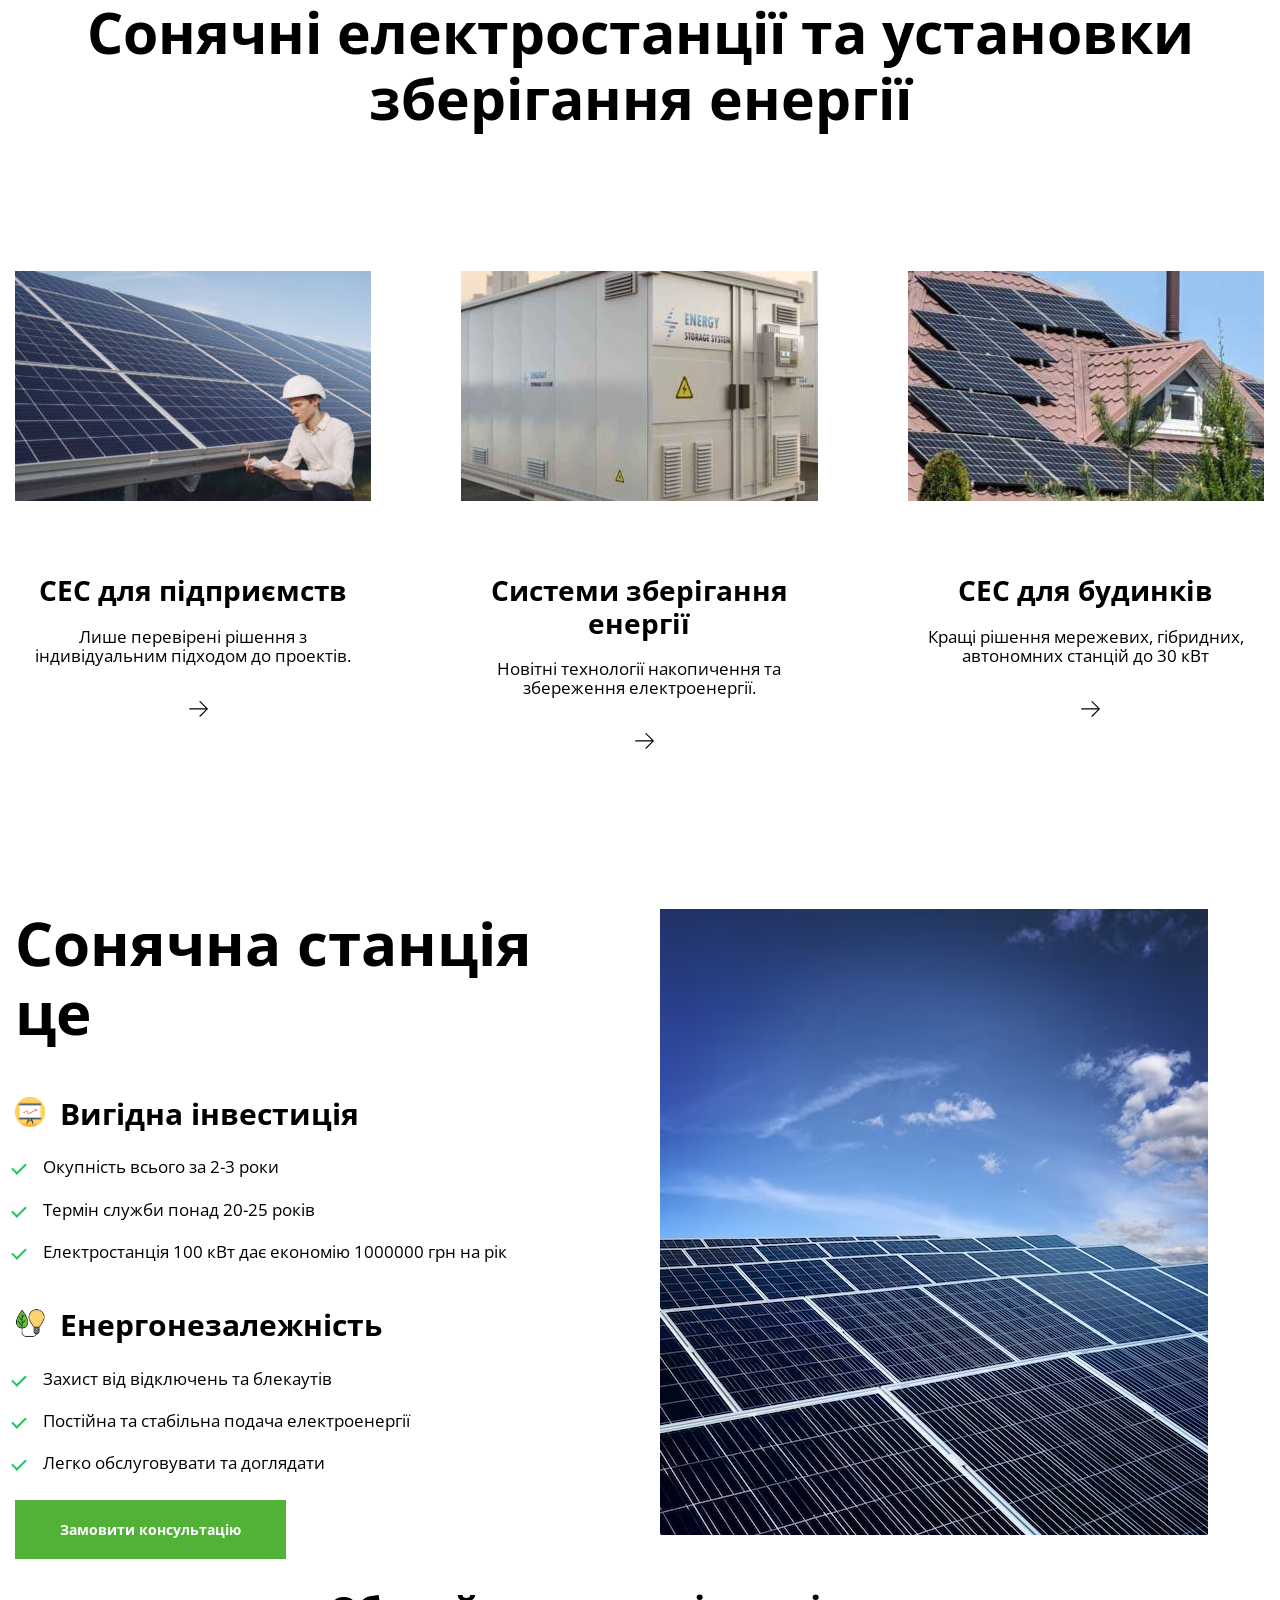
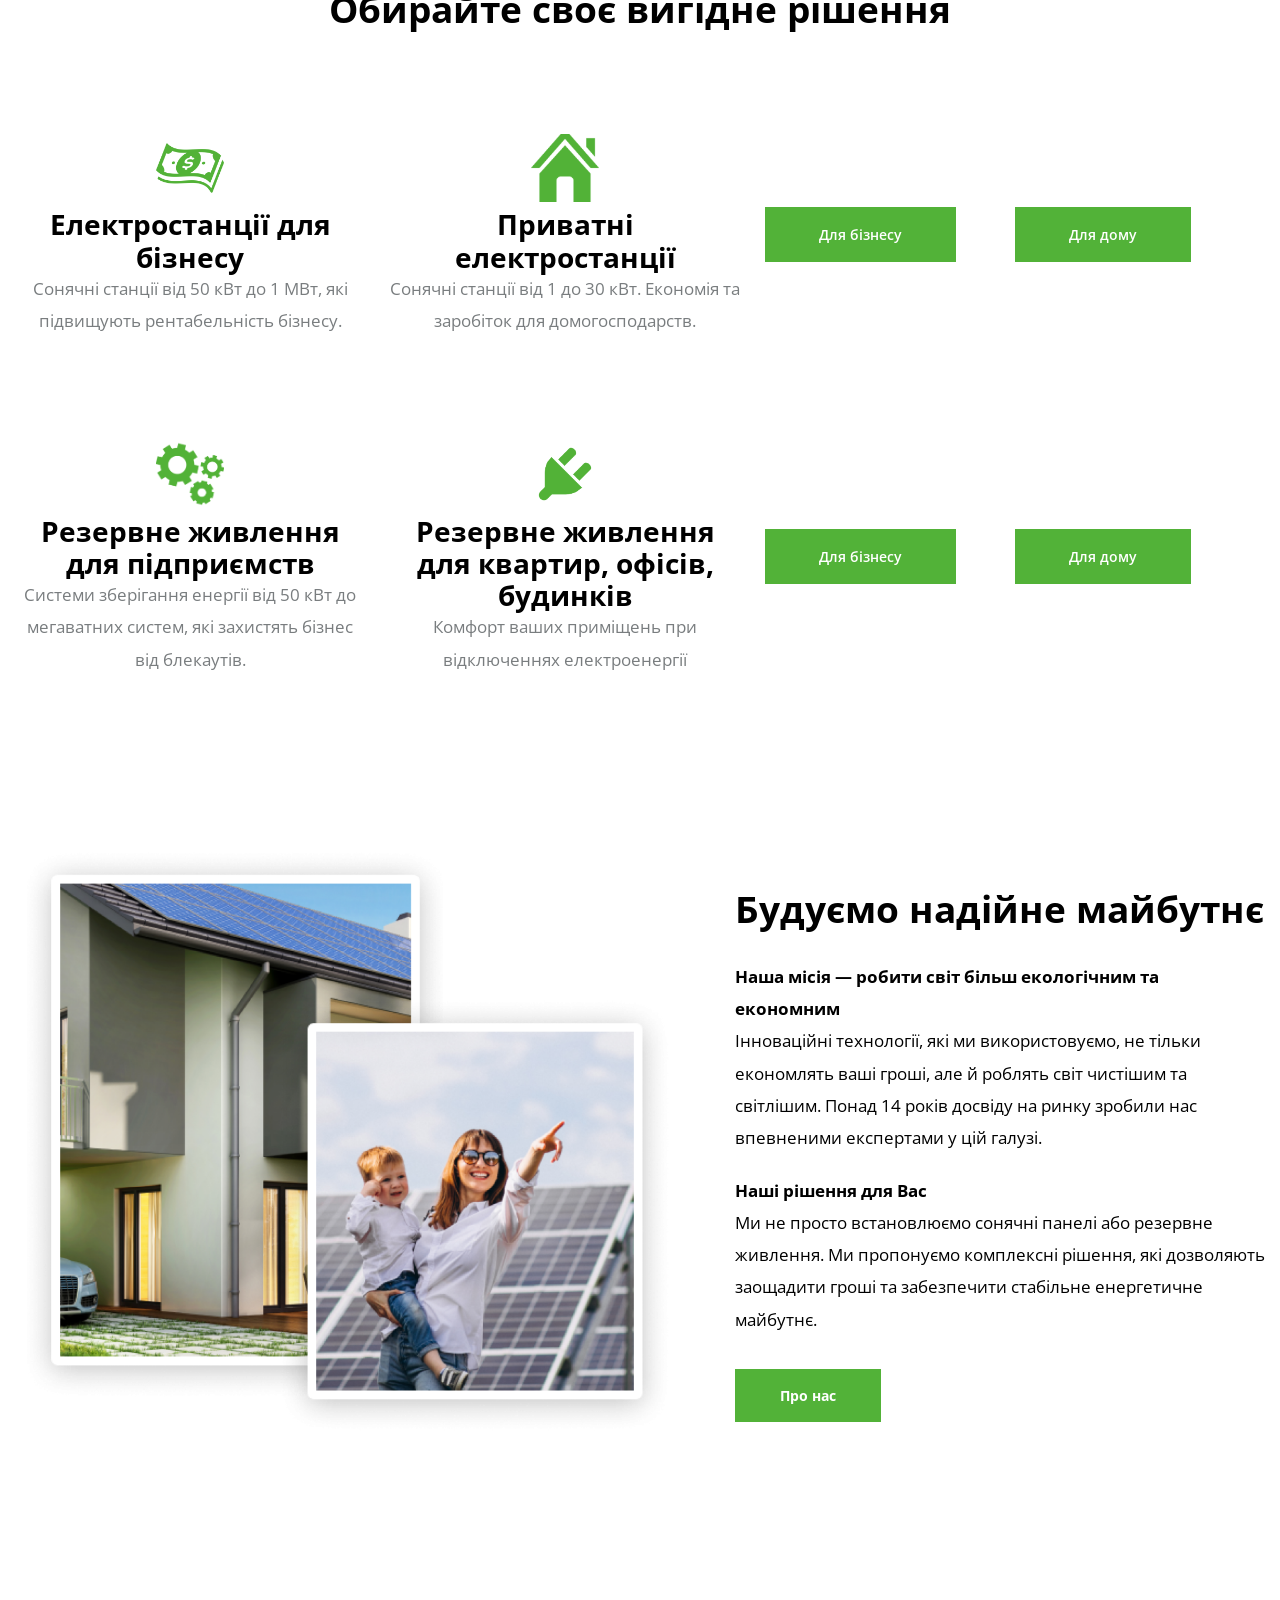
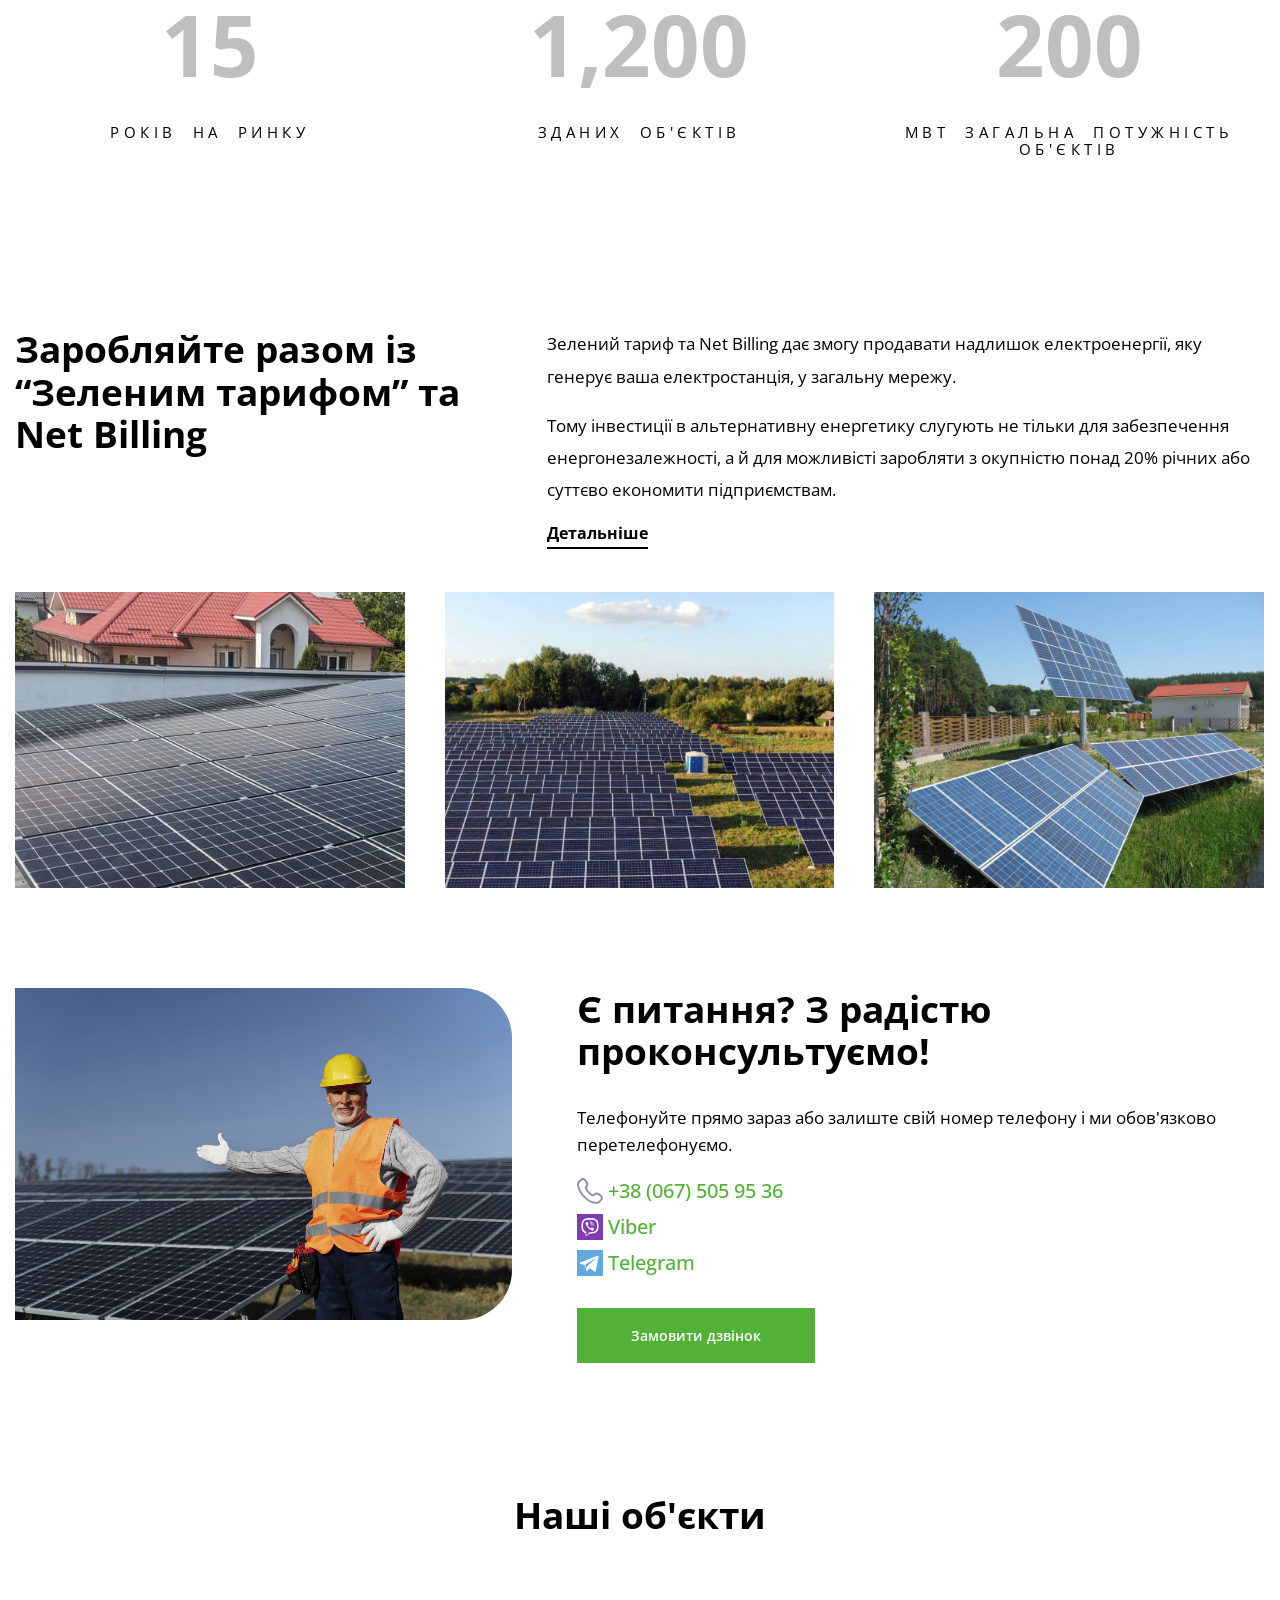
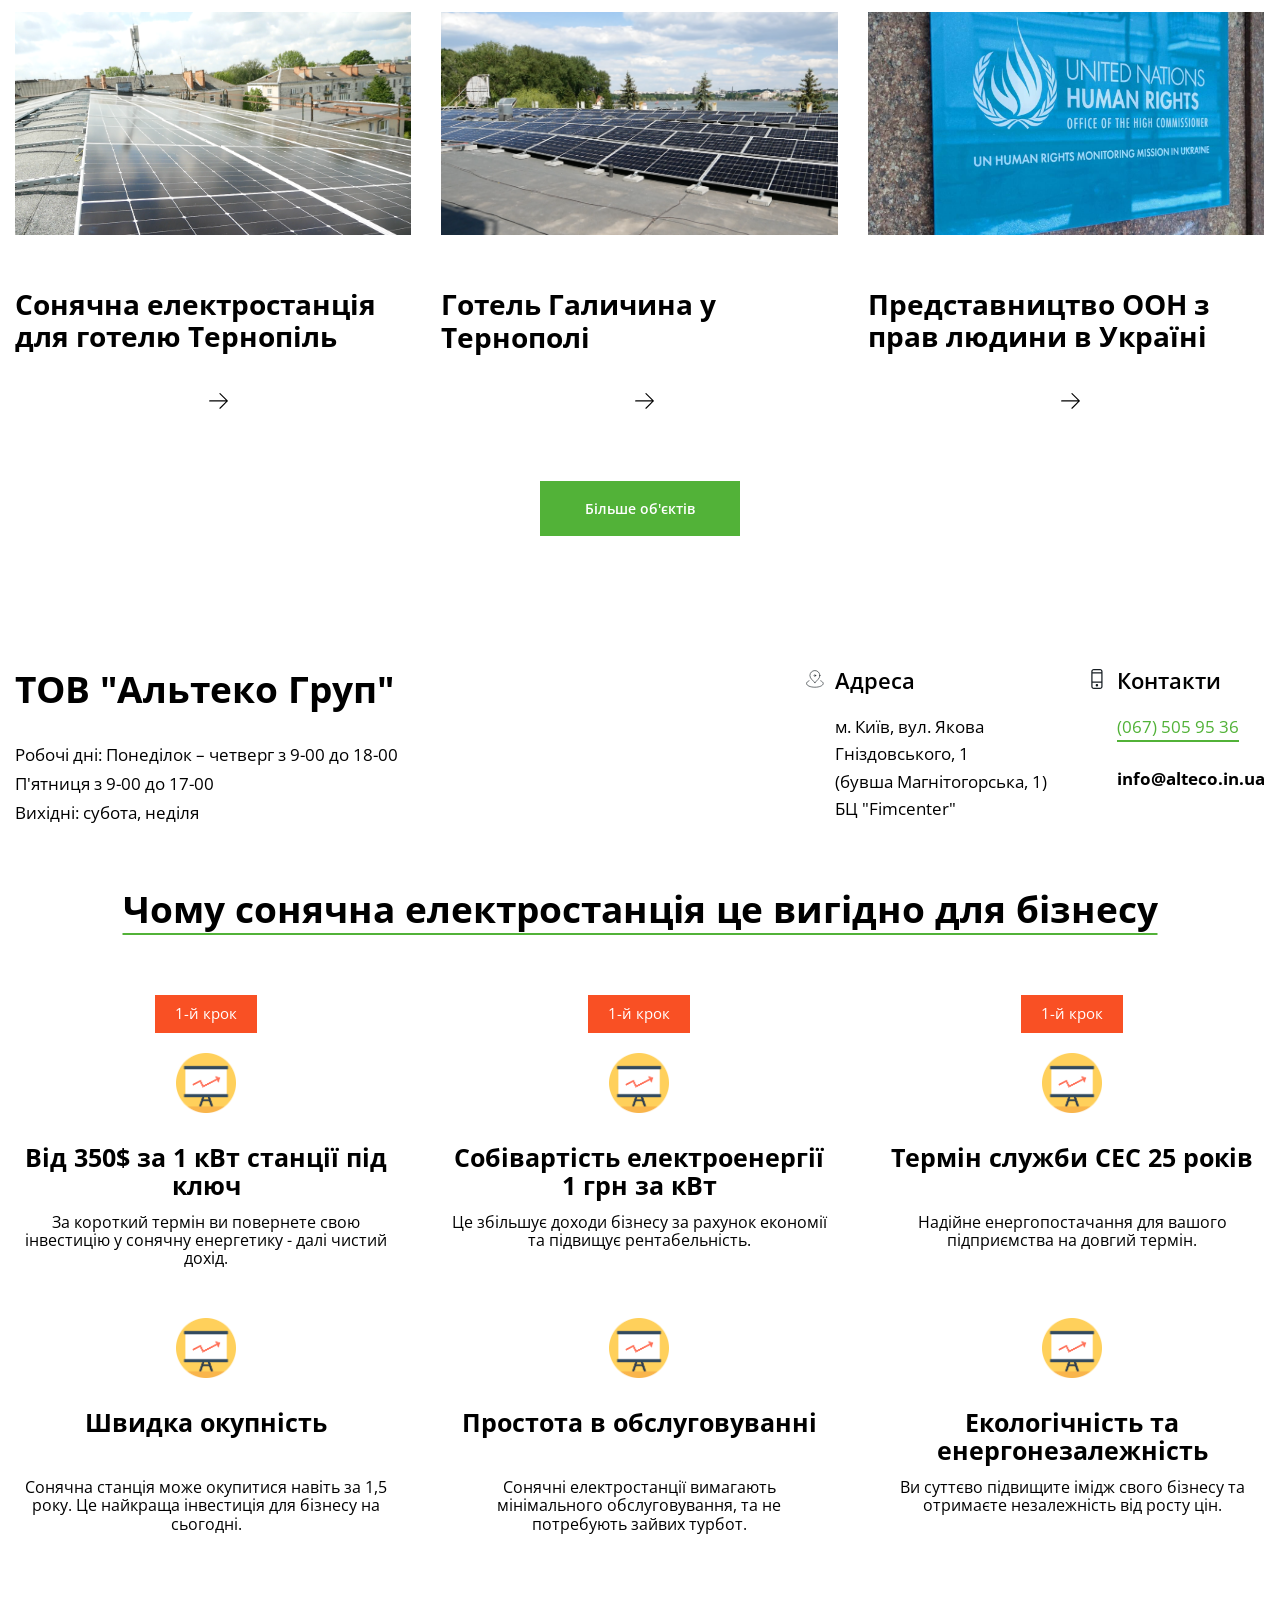
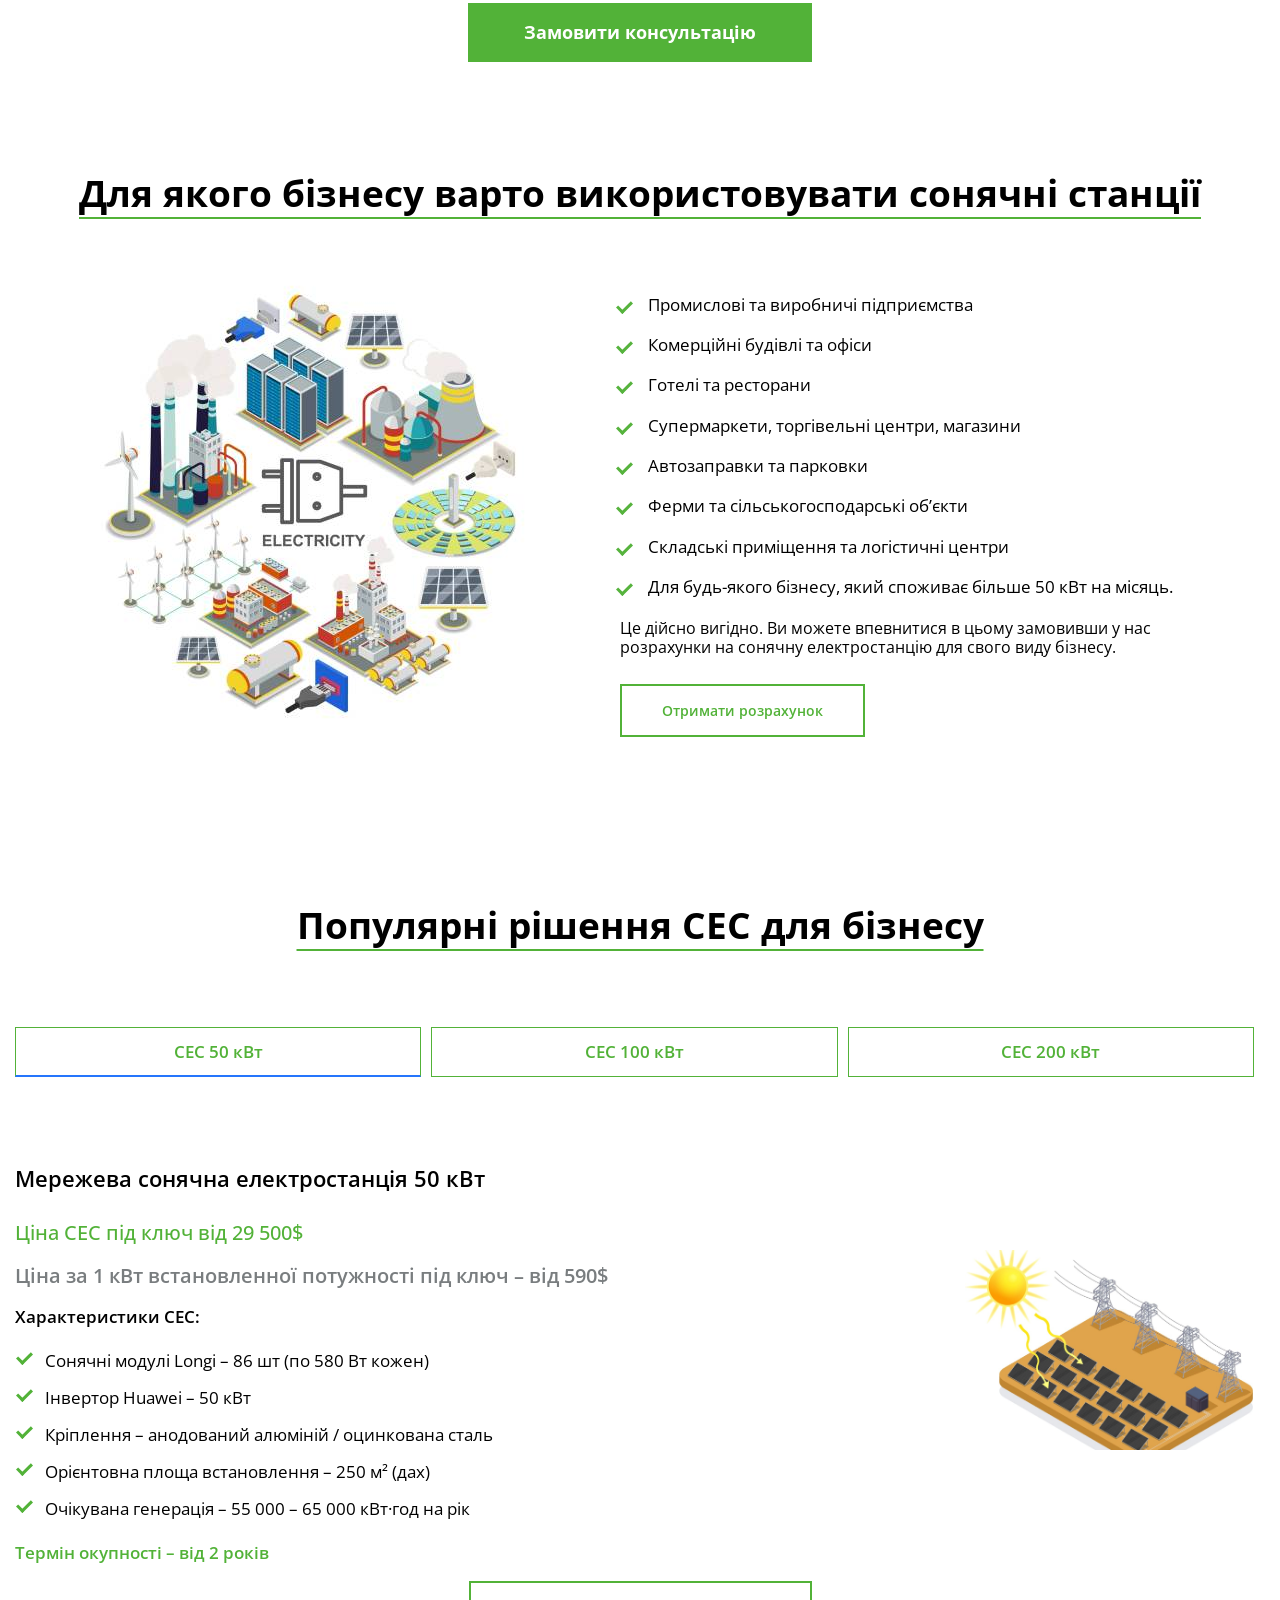
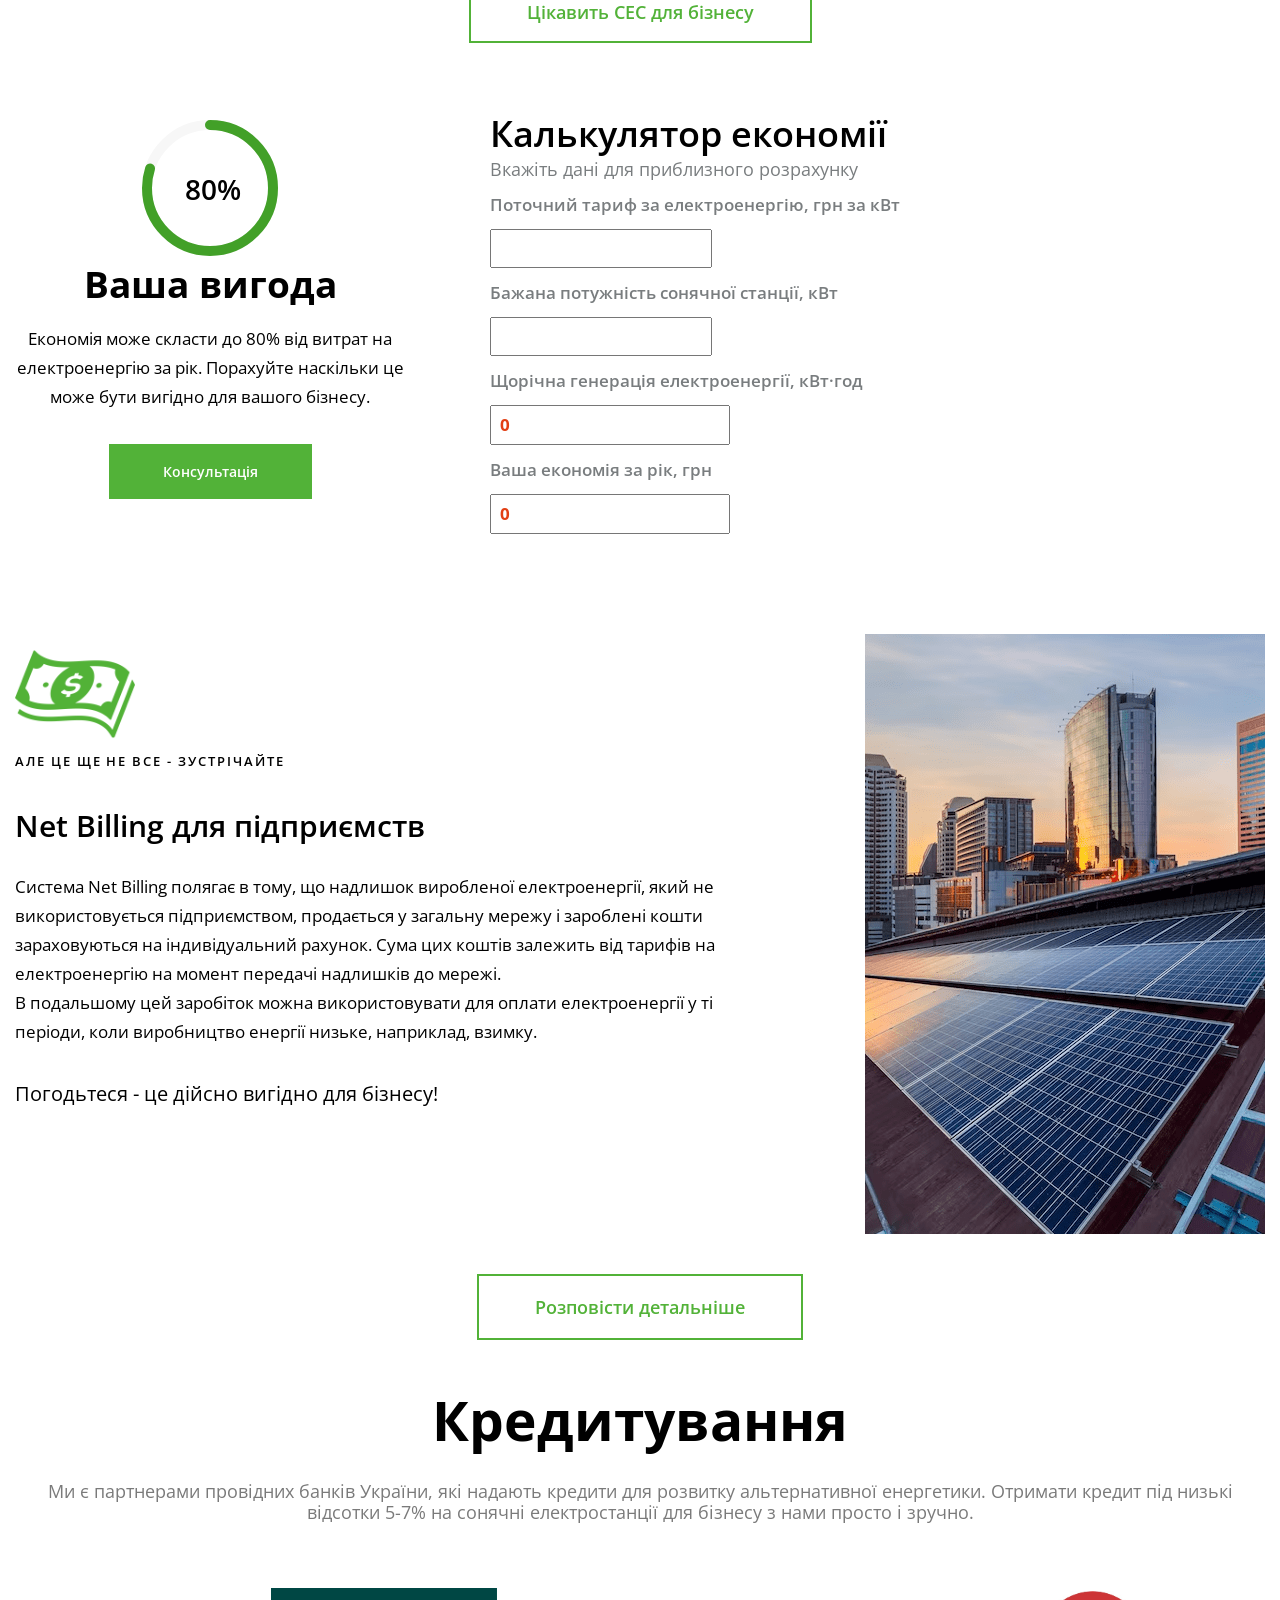
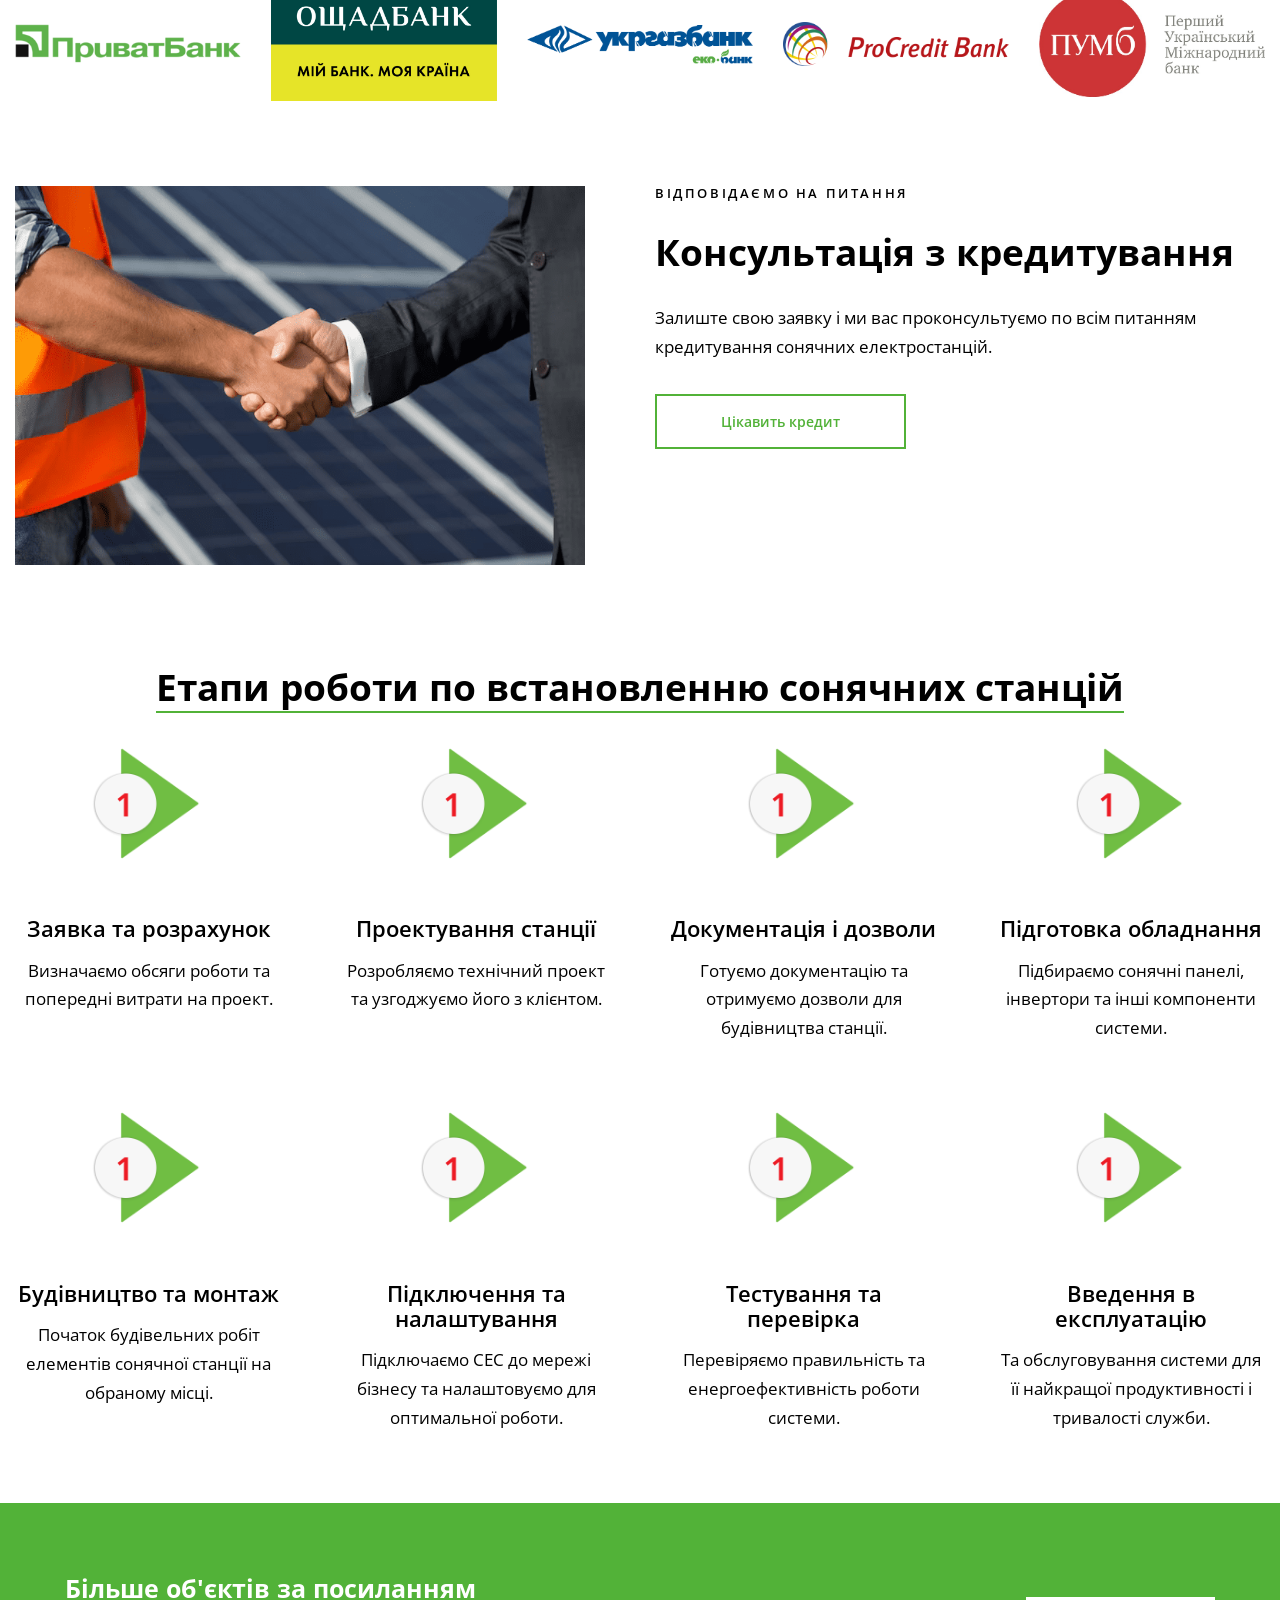
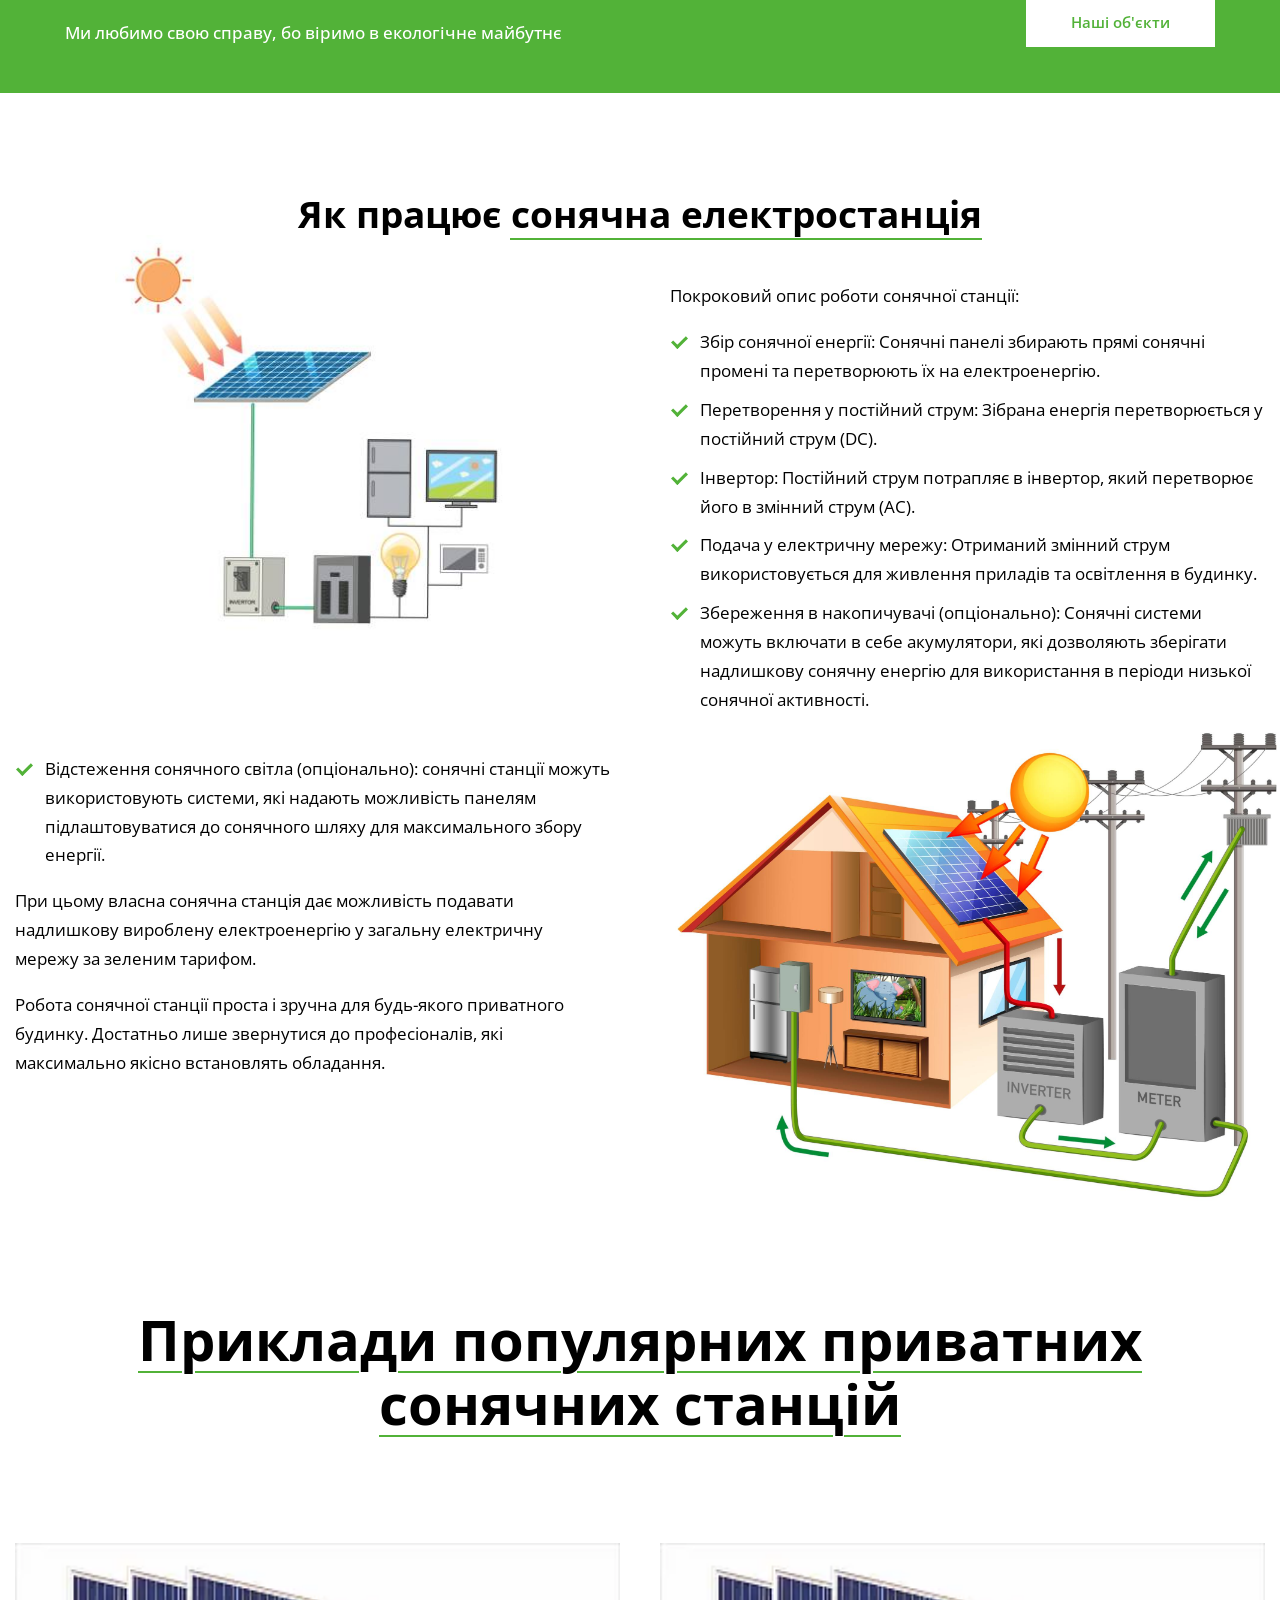
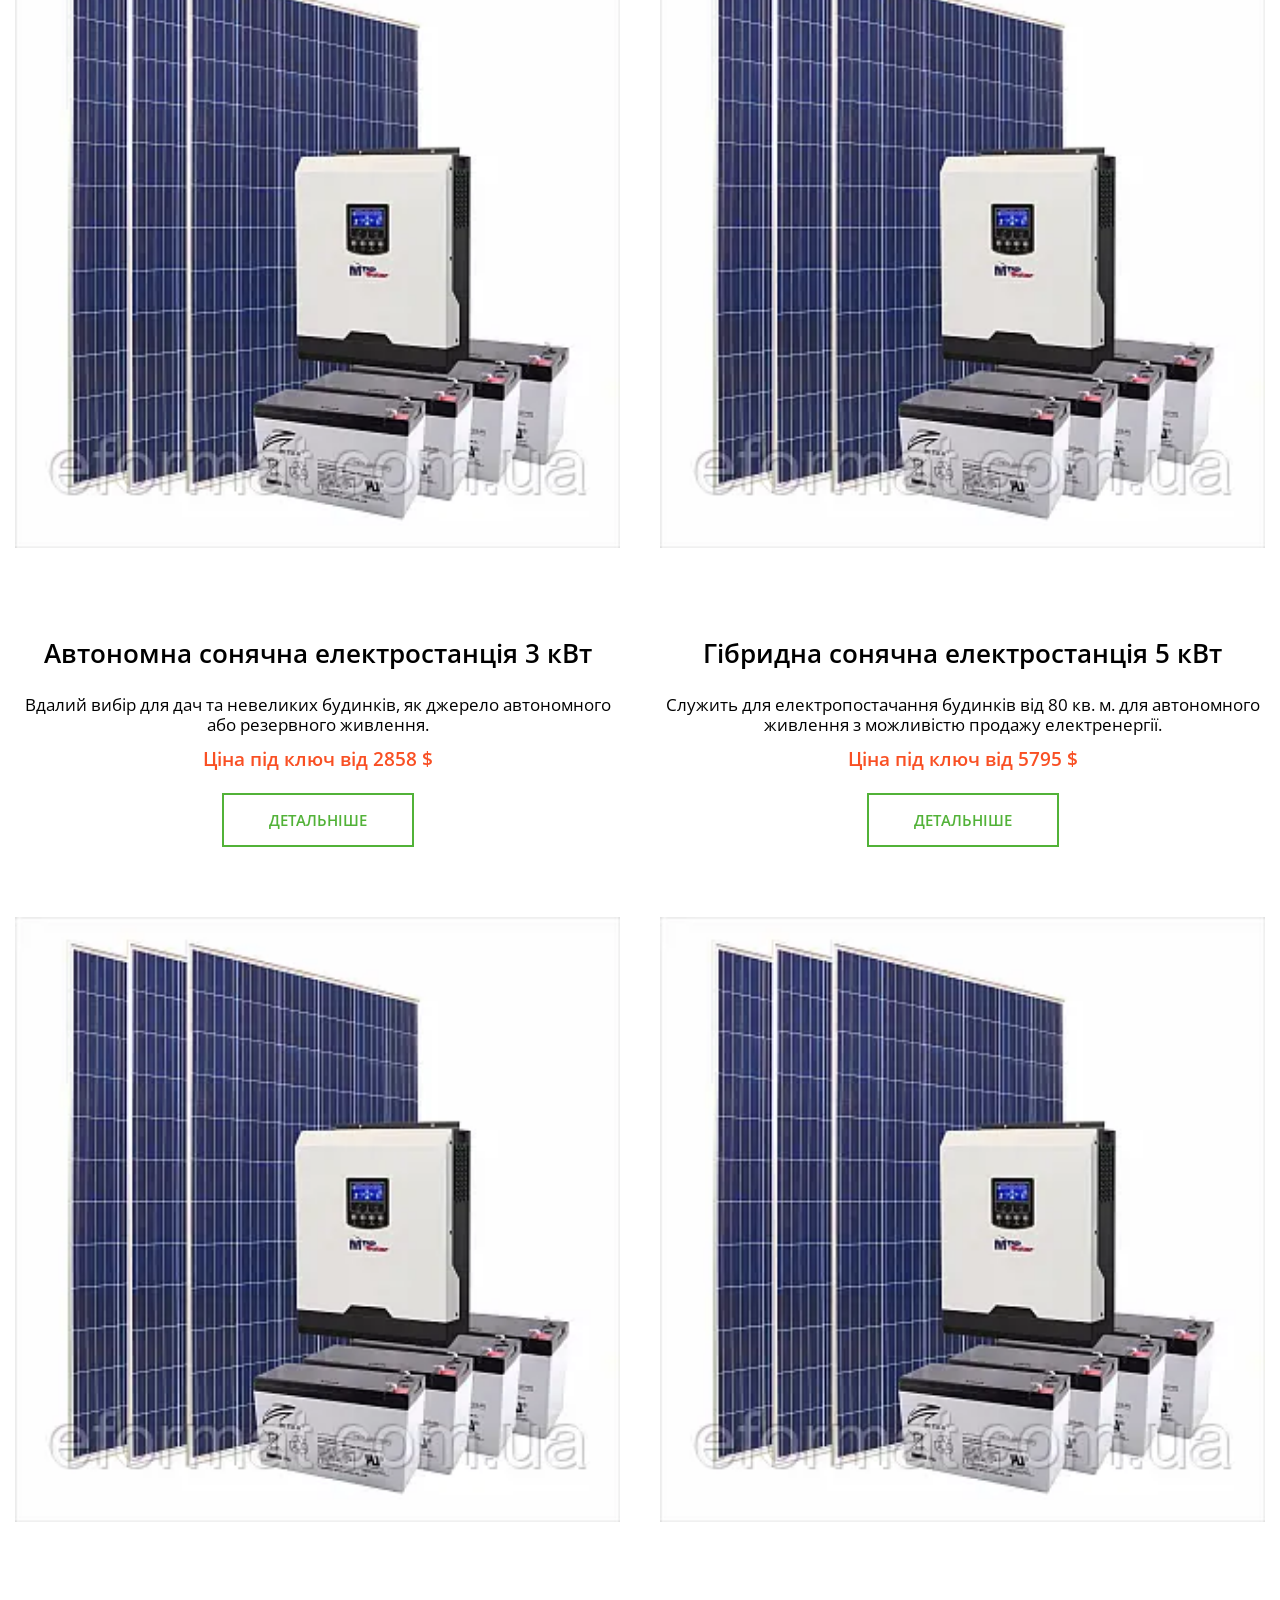
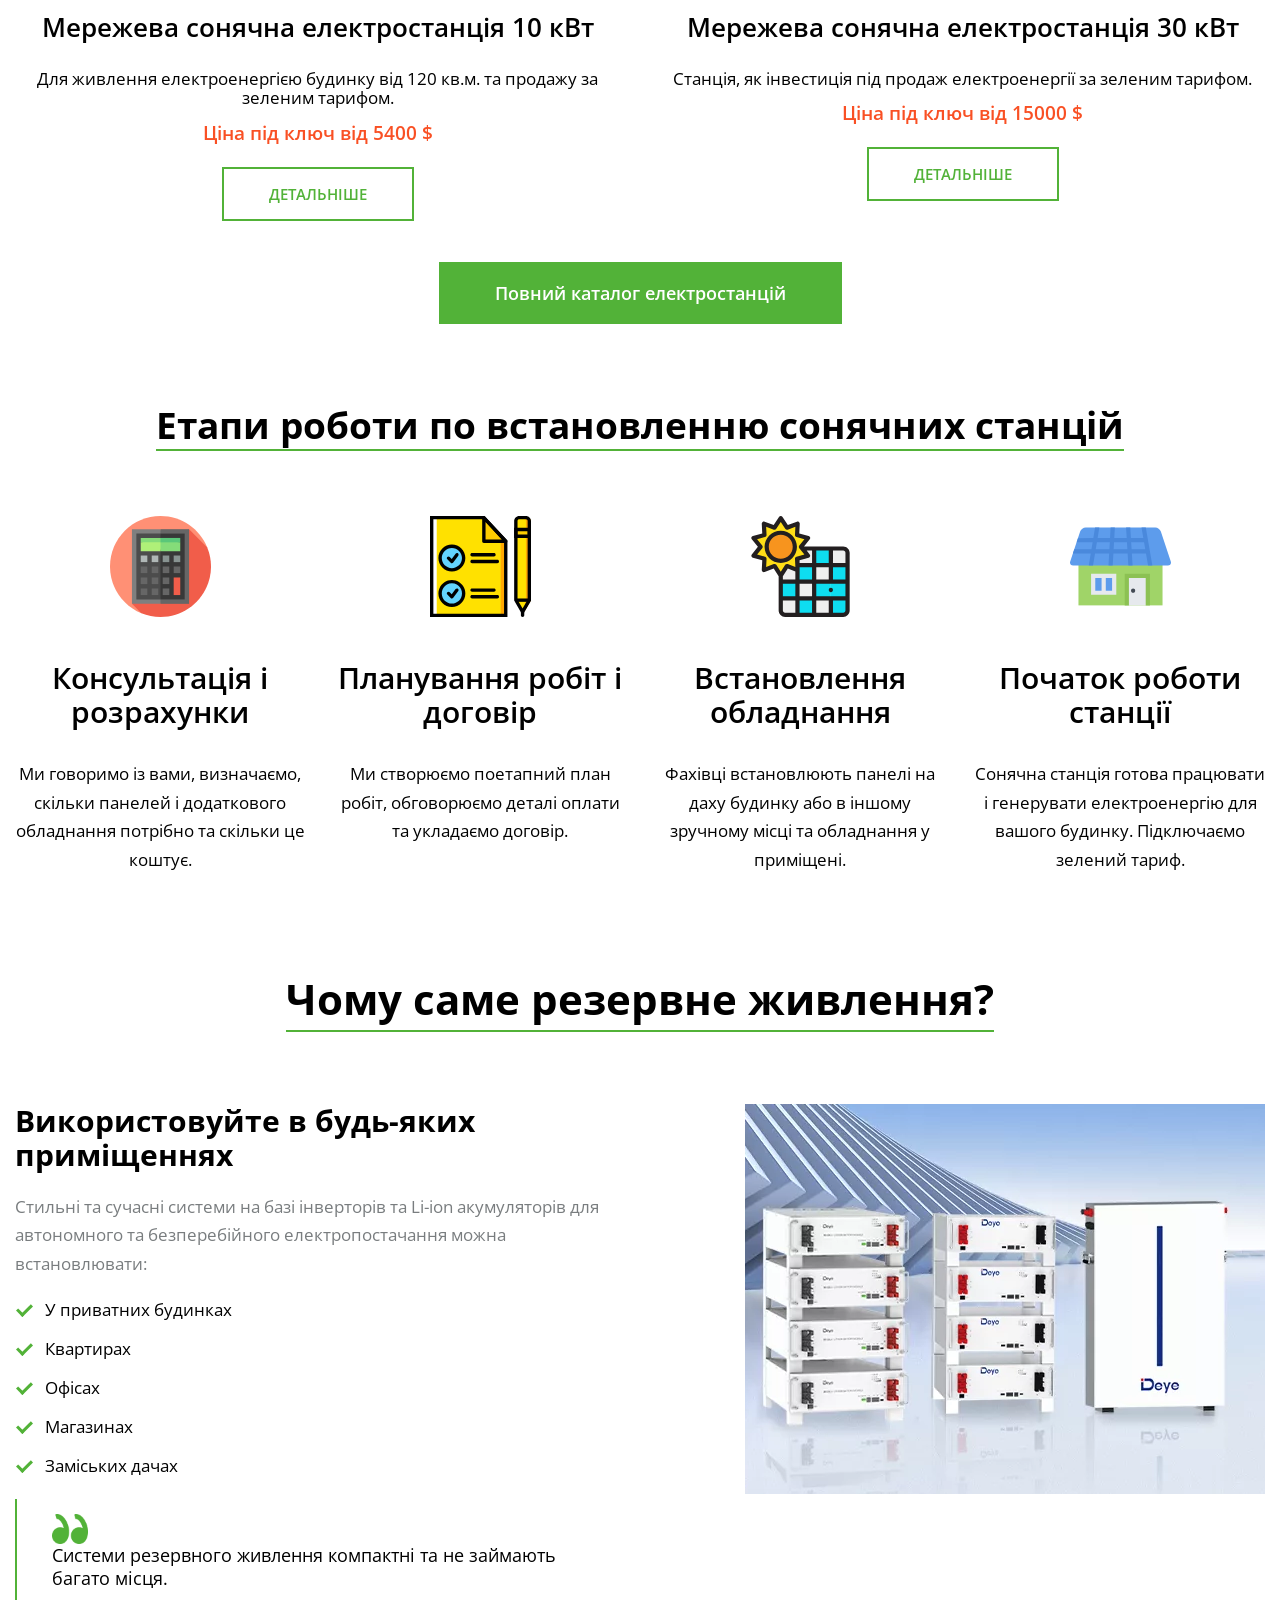
<file: ALTECO_2/home.html>
<!doctype html>
<html lang="en">
<head>
    <meta charset="UTF-8">
    <meta name="viewport"
          content="width=device-width, user-scalable=no, initial-scale=1.0, maximum-scale=1.0, minimum-scale=1.0">
    <meta http-equiv="X-UA-Compatible" content="ie=edge">
    <title>Document</title>
    <link rel="stylesheet" href="css/_normalizer.css">
    <link rel="stylesheet" href="css/_container.css">
    <link rel="stylesheet" href="css/main.css">
</head>
<body>

<div class="container">


    <div class="home-category">
        <div class="home-category__title">
            <h1>Сонячні електростанції та установки зберігання енергії</h1>
        </div>
            <div class="home-category__list">
                <div class="home-category__item">
                  <div class="home-category__item-img">
                      <img src="img/active-energy-hero.jpg" alt="">
                  </div>
                    <div class="home-category__item-title"> СЕС для підприємств </div>
                    <div class="home-category__item-desc">Лише перевірені рішення з індивідуальним підходом до проектів.</div>
                    <div class="home-category__item-btn">
                        <a href="">
                            <span>Докладніше</span>
                            <svg width="34" height="29" viewBox="0 0 34 29" fill="none" xmlns="http://www.w3.org/2000/svg">
                                <path d="M1 14.3333H33M19.6667 27.6667L33 14.3333L19.6667 1" stroke="black" stroke-width="2" stroke-linecap="round" stroke-linejoin="round"/>
                            </svg>
                        </a>
                    </div>
                </div>
                <div class="home-category__item">
                    <div class="home-category__item-img">
                        <img src="img/energy_system.jpg" alt="">
                    </div>
                    <div class="home-category__item-title"> Системи зберігання енергії </div>
                    <div class="home-category__item-desc">Новітні технології накопичення та збереження електроенергії.</div>
                    <div class="home-category__item-btn">
                        <a href="">
                            <span>Докладніше</span>
                            <svg width="34" height="29" viewBox="0 0 34 29" fill="none" xmlns="http://www.w3.org/2000/svg">
                                <path d="M1 14.3333H33M19.6667 27.6667L33 14.3333L19.6667 1" stroke="black" stroke-width="2" stroke-linecap="round" stroke-linejoin="round"/>
                            </svg>
                        </a>
                    </div>
                </div>
                <div class="home-category__item">
                    <div class="home-category__item-img">
                        <img src="img/prev.jpg" alt="">
                    </div>
                    <div class="home-category__item-title">СЕС для будинків</div>
                    <div class="home-category__item-desc">Кращі рішення мережевих, гібридних, автономних станцій до 30 кВт</div>
                    <div class="home-category__item-btn">
                        <a href="">
                            <span>Докладніше</span>
                            <svg width="34" height="29" viewBox="0 0 34 29" fill="none" xmlns="http://www.w3.org/2000/svg">
                                <path d="M1 14.3333H33M19.6667 27.6667L33 14.3333L19.6667 1" stroke="black" stroke-width="2" stroke-linecap="round" stroke-linejoin="round"/>
                            </svg>
                        </a>
                    </div>
                </div>

            </div>
    </div>




    <div class="home-solar-info">
       <div class="home-solar-info__left">
           <div class="home-solar-info__left-title">
               <h2>Сонячна станція це</h2>
           </div>
           <div class="home-solar-info__left-card">
             <div class="home-solar-info__left-card-top">
                 <div class="home-solar-info__left-card-icon">
                     <img src="img/solar1.png" alt="">
                 </div>
                 <div class="home-solar-info__left-card-title">Вигідна інвестиція</div>
             </div>
               <div class="home-solar-info__left-card-desc">
                   <ul>
                       <li>Окупність всього за 2-3 роки</li>
                       <li>Термін служби понад 20-25 років</li>
                       <li>Електростанція 100 кВт дає економію 1000000 грн на рік</li>
                   </ul>
               </div>
           </div>
           <div class="home-solar-info__left-card">
               <div class="home-solar-info__left-card-top">
                   <div class="home-solar-info__left-card-icon">
                       <img src="img/solar2.png" alt="">
                   </div>
                   <div class="home-solar-info__left-card-title">Енергонезалежність</div>
               </div>
               <div class="home-solar-info__left-card-desc">
                   <ul>
                       <li>Захист від відключень та блекаутів</li>
                       <li>Постійна та стабільна подача електроенергії</li>
                       <li>Легко обслуговувати та доглядати</li>
                   </ul>
               </div>
           </div>
           <div class="home-solar-info__left-btn">
               <a href="">Замовити консультацію</a>
           </div>
       </div>
       <div class="home-solar-info__right">
           <img src="img/solarenergy.jpg" alt="">
       </div>
    </div>



    <div class="home-choice">
        <div class="home-choice__title">
            <h2>Обирайте своє вигідне рішення</h2>
        </div>
       <div class="home-choice__list">
           <div class="home-choice__row">
               <div class="home-choice__item">
                  <div class="home-choice__item-icon">
                      <img src="img/solarmoney.png" alt="">
                  </div>
                  <div class="home-choice__item-title">Електростанції для бізнесу</div>
                  <div class="home-choice__item-desc">Сонячні станції від 50 кВт до 1 МВт, які підвищують рентабельність бізнесу.</div>
               </div>
               <div class="home-choice__item">
                   <div class="home-choice__item-icon">
                       <img src="img/solarhouse.png" alt="">
                   </div>
                   <div class="home-choice__item-title">Приватні електростанції</div>
                   <div class="home-choice__item-desc">Сонячні станції від 1 до 30 кВт. Економія та заробіток для домогосподарств.</div>
               </div>
               <div class="home-choice__item-btn">
                   <a href="">Для бізнесу</a>
               </div>
               <div class="home-choice__item-btn">
                   <a href="">Для дому</a>
               </div>
           </div>
           <div class="home-choice__row">
               <div class="home-choice__item">
                   <div class="home-choice__item-icon">
                       <img src="img/solar4.png" alt="">
                   </div>
                   <div class="home-choice__item-title">Резервне живлення для підприємств</div>
                   <div class="home-choice__item-desc">Системи зберігання енергії від 50 кВт до мегаватних систем, які захистять бізнес від блекаутів.</div>
               </div>
               <div class="home-choice__item">
                   <div class="home-choice__item-icon">
                       <img src="img/solar6.png" alt="">
                   </div>
                   <div class="home-choice__item-title">Резервне живлення для квартир, офісів, будинків</div>
                   <div class="home-choice__item-desc">Комфорт ваших приміщень при відключеннях електроенергії</div>
               </div>
               <div class="home-choice__item-btn">
                   <a href="">Для бізнесу</a>
               </div>
               <div class="home-choice__item-btn">
                   <a href="">Для дому</a>
               </div>
           </div>
       </div>
    </div>


    <div class="home-mission">
       <div class="home-mission__left">
           <div class="home-mission__left-img">
               <img src="img/solarhouse1.png" alt="">
           </div>
           <div class="home-mission__left-img">
               <img src="img/solarhouse2.png" alt="">
           </div>
       </div>
       <div class="home-mission__right ">
           <div class="home-mission__right-title">
               <h2>Будуємо надійне майбутнє</h2>
           </div>
           <div class="home-mission__right-desc">
               <p>
                   <strong>Наша місія — робити світ більш екологічним та економним</strong>
                   Інноваційні технології, які ми використовуємо, не тільки економлять ваші гроші, але й роблять світ чистішим та світлішим. Понад 14 років досвіду на ринку зробили нас впевненими експертами у цій галузі.
               </p>
               <p>
                   <strong>Наші рішення для Вас</strong>
                   Ми не просто встановлюємо сонячні панелі або резервне живлення. Ми пропонуємо комплексні рішення, які дозволяють заощадити гроші та забезпечити стабільне енергетичне майбутнє.


               </p>
           </div>
           <div class="home-mission__right-btn">
               <a href="">Про нас</a>
           </div>
       </div>

    </div>


<div class="home-counter">
    <div class="home-counter__item">
        <div class="home-counter__item-value">15
        </div>
        <div class="home-counter__item-name">років на ринку</div>
    </div>
    <div class="home-counter__item">
        <div class="home-counter__item-value">1,200

        </div>
        <div class="home-counter__item-name">зданих об'єктів</div>
    </div>
    <div class="home-counter__item">
        <div class="home-counter__item-value">200

        </div>
        <div class="home-counter__item-name">МВт загальна потужність об'єктів</div>
    </div>
</div>


    <div class="home-billing">
        <div class="home-billing__top">
            <div class="home-billing__top-left">
                <div class="home-billing__top-title">
                    <h2>Заробляйте разом із “Зеленим тарифом” та Net Billing
                    </h2>
                </div>
            </div>
            <div class="home-billing__top-right">
                <div class="home-billing__top-desc">
                    <p>Зелений тариф та Net Billing дає змогу продавати надлишок електроенергії, яку генерує ваша електростанція, у загальну мережу.</p>
                    <p>Тому інвестиції в альтернативну енергетику слугують не тільки для забезпечення енергонезалежності, а й для можливісті заробляти з окупністю понад 20% річних або суттєво економити підприємствам.</p>
                    <a href="">Детальніше</a>
                </div>

            </div>
        </div>
        <div class="home-billing__gallery">
            <div class="home-billing__gallery-item">
                <img src="img/solar.jpg" alt="">
            </div>
            <div class="home-billing__gallery-item">
                <img src="img/solar11.jpg" alt="">
            </div>
            <div class="home-billing__gallery-item">
                <img src="img/solar2.jpg" alt="">
            </div>
        </div>
    </div>


    <div class="home-question">
        <div class="home-question__left">
            <img src="img/person-near.jpg" alt="">
        </div>
        <div class="home-question__right">
            <div class="home-question__right-title">
                <h2>Є питання? З радістю проконсультуємо!</h2>
            </div>
            <div class="home-question__right-desc">Телефонуйте прямо зараз або залиште свій номер телефону і ми обов'язково перетелефонуємо.</div>
            <div class="home-question__right-contacts">
                <ul>
                    <li>
                        <svg width="31" height="31" viewBox="0 0 31 31" fill="none" xmlns="http://www.w3.org/2000/svg">
                            <path opacity="0.5" d="M21.208 21.0495L21.9292 20.2903L20.2072 18.6548L19.486 19.414L21.208 21.0495ZM24.3022 19.9707L27.3271 21.7119L28.5119 19.6535L25.487 17.9123L24.3022 19.9707ZM27.9109 25.3217L25.6616 27.6897L27.3836 29.3253L29.6329 26.9573L27.9109 25.3217ZM24.3083 28.4485C22.0363 28.6728 16.1078 28.4814 9.67288 21.7066L7.95088 23.3422C14.964 30.7258 21.6539 31.0971 24.5416 30.8121L24.3083 28.4485ZM9.67288 21.7066C3.53569 15.2452 2.50623 9.79499 2.37792 7.40444L0.00634136 7.53173C0.163487 10.4597 1.40669 16.4525 7.95088 23.3422L9.67288 21.7066ZM11.8505 11.1979L12.3046 10.7198L10.5826 9.08414L10.1285 9.56224L11.8505 11.1979ZM12.6613 4.76721L10.6648 1.94335L8.72558 3.31447L10.7222 6.13832L12.6613 4.76721ZM3.90718 1.33456L1.42198 3.951L3.14399 5.58663L5.62919 2.97019L3.90718 1.33456ZM10.9895 10.38C10.1285 9.56224 10.1274 9.5634 10.1263 9.56455C10.1259 9.56497 10.1248 9.56614 10.1241 9.56693C10.1226 9.56854 10.121 9.57018 10.1195 9.57185C10.1164 9.57521 10.1131 9.57871 10.1098 9.58237C10.1032 9.58967 10.0961 9.59757 10.0887 9.60608C10.0739 9.62312 10.0576 9.6426 10.0402 9.66459C10.0054 9.70857 9.96605 9.76263 9.92474 9.82717C9.84191 9.95662 9.75208 10.1271 9.676 10.3409C9.52131 10.7756 9.43701 11.3513 9.54235 12.0703C9.7493 13.4828 10.6749 15.3823 13.0931 17.9283L14.8151 16.2927C12.5548 13.9128 11.9979 12.4471 11.8923 11.7259C11.8413 11.378 11.8931 11.1947 11.9136 11.1371C11.9251 11.1047 11.9326 11.0957 11.9252 11.1073C11.9217 11.1128 11.9145 11.1233 11.9026 11.1385C11.8966 11.146 11.8894 11.1548 11.8808 11.1647C11.8764 11.1696 11.8718 11.1749 11.8668 11.1804C11.8642 11.1832 11.8616 11.186 11.8589 11.1889C11.8576 11.1904 11.8562 11.1919 11.8548 11.1933C11.8541 11.1941 11.853 11.1952 11.8527 11.1956C11.8516 11.1967 11.8505 11.1979 10.9895 10.38ZM13.0931 17.9283C15.5044 20.4669 17.3254 21.4649 18.7147 21.6905C19.4277 21.8062 20.0048 21.7138 20.4418 21.5415C20.6554 21.4573 20.8244 21.3583 20.9512 21.2684C21.0145 21.2234 21.0673 21.1808 21.1097 21.1436C21.1311 21.1249 21.1497 21.1075 21.1661 21.0917C21.1743 21.0839 21.1819 21.0763 21.1889 21.0693C21.1923 21.0659 21.1957 21.0624 21.1988 21.059C21.2004 21.0575 21.202 21.0559 21.2036 21.0543C21.2044 21.0535 21.2055 21.0522 21.2058 21.0519C21.2069 21.0507 21.208 21.0495 20.347 20.2318C19.486 19.414 19.4871 19.4129 19.4882 19.4117C19.4885 19.4113 19.4896 19.4102 19.4903 19.4094C19.4917 19.4079 19.4931 19.4065 19.4945 19.4051C19.4974 19.4022 19.5001 19.3994 19.5026 19.3967C19.508 19.3915 19.5131 19.3864 19.5178 19.3818C19.5273 19.3726 19.536 19.3647 19.5436 19.3581C19.5587 19.3448 19.5699 19.3362 19.5772 19.3312C19.5921 19.3205 19.5905 19.3242 19.5704 19.3321C19.5398 19.3441 19.3959 19.395 19.0955 19.3462C18.4581 19.2426 17.0828 18.6801 14.8151 16.2927L13.0931 17.9283ZM10.6648 1.94335C9.05998 -0.326482 5.84864 -0.709427 3.90718 1.33456L5.62919 2.97019C6.45702 2.09865 7.91436 2.16711 8.72558 3.31447L10.6648 1.94335ZM2.37792 7.40444C2.34399 6.77222 2.61928 6.13904 3.14399 5.58663L1.42198 3.951C0.573555 4.84424 -0.0713053 6.08508 0.00634136 7.53173L2.37792 7.40444ZM25.6616 27.6897C25.2199 28.1549 24.7577 28.4041 24.3083 28.4485L24.5416 30.8121C25.7245 30.6952 26.6818 30.0644 27.3836 29.3253L25.6616 27.6897ZM12.3046 10.7198C13.8366 9.10686 13.9451 6.58276 12.6613 4.76721L10.7222 6.13832C11.3905 7.08368 11.2881 8.34144 10.5826 9.08414L12.3046 10.7198ZM27.3271 21.7119C28.6267 22.46 28.8812 24.3003 27.9109 25.3217L29.6329 26.9573C31.699 24.7819 31.0974 21.1417 28.5119 19.6535L27.3271 21.7119ZM21.9292 20.2903C22.5394 19.6478 23.4904 19.5034 24.3022 19.9707L25.487 17.9123C23.7477 16.9112 21.5905 17.1982 20.2072 18.6548L21.9292 20.2903Z" fill="#1C274C"/>
                        </svg>
                        <a href="tel:+380675059536">+38 (067) 505 95 36</a>
                    </li>
                    <li>
                        <svg xmlns="http://www.w3.org/2000/svg" xmlns:xlink="http://www.w3.org/1999/xlink" id="Capa_1" viewBox="0 0 455.731 455.731" xml:space="preserve"><g>	<rect x="0" y="0" style="fill:#7D3DAF;" width="455.731" height="455.731"></rect>	<g>		<path style="fill:#FFFFFF;" d="M371.996,146.901l-0.09-0.36c-7.28-29.43-40.1-61.01-70.24-67.58l-0.34-0.07   c-48.75-9.3-98.18-9.3-146.92,0l-0.35,0.07c-30.13,6.57-62.95,38.15-70.24,67.58l-0.08,0.36c-9,41.1-9,82.78,0,123.88l0.08,0.36   c6.979,28.174,37.355,58.303,66.37,66.589v32.852c0,11.89,14.49,17.73,22.73,9.15l33.285-34.599   c7.219,0.404,14.442,0.629,21.665,0.629c24.54,0,49.09-2.32,73.46-6.97l0.34-0.07c30.14-6.57,62.96-38.15,70.24-67.58l0.09-0.36   C380.996,229.681,380.996,188.001,371.996,146.901z M345.656,264.821c-4.86,19.2-29.78,43.07-49.58,47.48   c-25.921,4.929-52.047,7.036-78.147,6.313c-0.519-0.014-1.018,0.187-1.38,0.559c-3.704,3.802-24.303,24.948-24.303,24.948   l-25.85,26.53c-1.89,1.97-5.21,0.63-5.21-2.09v-54.422c0-0.899-0.642-1.663-1.525-1.836c-0.005-0.001-0.01-0.002-0.015-0.003   c-19.8-4.41-44.71-28.28-49.58-47.48c-8.1-37.15-8.1-74.81,0-111.96c4.87-19.2,29.78-43.07,49.58-47.48   c45.27-8.61,91.17-8.61,136.43,0c19.81,4.41,44.72,28.28,49.58,47.48C353.765,190.011,353.765,227.671,345.656,264.821z"></path>		<path style="fill:#FFFFFF;" d="M270.937,289.942c-3.044-0.924-5.945-1.545-8.639-2.663   c-27.916-11.582-53.608-26.524-73.959-49.429c-11.573-13.025-20.631-27.73-28.288-43.292c-3.631-7.38-6.691-15.049-9.81-22.668   c-2.844-6.948,1.345-14.126,5.756-19.361c4.139-4.913,9.465-8.673,15.233-11.444c4.502-2.163,8.943-0.916,12.231,2.9   c7.108,8.25,13.637,16.922,18.924,26.485c3.251,5.882,2.359,13.072-3.533,17.075c-1.432,0.973-2.737,2.115-4.071,3.214   c-1.17,0.963-2.271,1.936-3.073,3.24c-1.466,2.386-1.536,5.2-0.592,7.794c7.266,19.968,19.513,35.495,39.611,43.858   c3.216,1.338,6.446,2.896,10.151,2.464c6.205-0.725,8.214-7.531,12.562-11.087c4.25-3.475,9.681-3.521,14.259-0.624   c4.579,2.898,9.018,6.009,13.43,9.153c4.331,3.086,8.643,6.105,12.638,9.623c3.841,3.383,5.164,7.821,3.001,12.412   c-3.96,8.408-9.722,15.403-18.034,19.868C276.387,288.719,273.584,289.127,270.937,289.942   C267.893,289.017,273.584,289.127,270.937,289.942z"></path>		<path style="fill:#FFFFFF;" d="M227.942,131.471c36.515,1.023,66.506,25.256,72.933,61.356c1.095,6.151,1.485,12.44,1.972,18.683   c0.205,2.626-1.282,5.121-4.116,5.155c-2.927,0.035-4.244-2.414-4.434-5.039c-0.376-5.196-0.637-10.415-1.353-15.568   c-3.78-27.201-25.47-49.705-52.545-54.534c-4.074-0.727-8.244-0.918-12.371-1.351c-2.609-0.274-6.026-0.432-6.604-3.675   c-0.485-2.719,1.81-4.884,4.399-5.023C226.527,131.436,227.235,131.468,227.942,131.471   C264.457,132.494,227.235,131.468,227.942,131.471z"></path>		<path style="fill:#FFFFFF;" d="M283.434,203.407c-0.06,0.456-0.092,1.528-0.359,2.538c-0.969,3.666-6.527,4.125-7.807,0.425   c-0.379-1.098-0.436-2.347-0.438-3.529c-0.013-7.734-1.694-15.46-5.594-22.189c-4.009-6.916-10.134-12.73-17.318-16.248   c-4.344-2.127-9.042-3.449-13.803-4.237c-2.081-0.344-4.184-0.553-6.275-0.844c-2.534-0.352-3.887-1.967-3.767-4.464   c0.112-2.34,1.822-4.023,4.372-3.879c8.38,0.476,16.474,2.287,23.924,6.232c15.15,8.023,23.804,20.687,26.33,37.597   c0.114,0.766,0.298,1.525,0.356,2.294C283.198,199.002,283.288,200.903,283.434,203.407   C283.374,203.863,283.288,200.903,283.434,203.407z"></path>		<path style="fill:#FFFFFF;" d="M260.722,202.523c-3.055,0.055-4.69-1.636-5.005-4.437c-0.219-1.953-0.392-3.932-0.858-5.832   c-0.918-3.742-2.907-7.21-6.055-9.503c-1.486-1.083-3.17-1.872-4.934-2.381c-2.241-0.647-4.568-0.469-6.804-1.017   c-2.428-0.595-3.771-2.561-3.389-4.839c0.347-2.073,2.364-3.691,4.629-3.527c14.157,1.022,24.275,8.341,25.719,25.007   c0.102,1.176,0.222,2.419-0.039,3.544C263.539,201.464,262.113,202.429,260.722,202.523   C257.667,202.578,262.113,202.429,260.722,202.523z"></path>	</g></g></svg>
                        <a href="tel:Viber">Viber</a>
                    </li>
                    <li>
                        <svg xmlns="http://www.w3.org/2000/svg" xmlns:xlink="http://www.w3.org/1999/xlink" id="Capa_1" viewBox="0 0 455.731 455.731" xml:space="preserve"><g>	<rect x="0" y="0" style="fill:#61A8DE;" width="455.731" height="455.731"></rect>	<path style="fill:#FFFFFF;" d="M358.844,100.6L54.091,219.359c-9.871,3.847-9.273,18.012,0.888,21.012l77.441,22.868l28.901,91.706  c3.019,9.579,15.158,12.483,22.185,5.308l40.039-40.882l78.56,57.665c9.614,7.057,23.306,1.814,25.747-9.859l52.031-248.76  C382.431,106.232,370.443,96.08,358.844,100.6z M320.636,155.806L179.08,280.984c-1.411,1.248-2.309,2.975-2.519,4.847  l-5.45,48.448c-0.178,1.58-2.389,1.789-2.861,0.271l-22.423-72.253c-1.027-3.308,0.312-6.892,3.255-8.717l167.163-103.676  C320.089,147.518,324.025,152.81,320.636,155.806z"></path></g></svg>
                        <a href="tel:Telegram">Telegram</a>

                    </li>
                </ul>
            </div>
            <div class="home-question__right-button">
                <a href="">Замовити дзвінок</a>
            </div>
        </div>
    </div>


    <div class="home-object">
        <div class="home-object__title">
            <h2>Наші об'єкти</h2>
        </div>
        <div class="home-object__list">
            <div class="home-object__item">
                <div class="home-object__item-img">
                    <img src="img/sol1.png" alt="">
                </div>
                <div class="home-object__item-title">Сонячна електростанція для готелю Тернопіль</div>
                <div class="home-object__item-btn">
                    <a href="">
                        <span>Детальніше</span>
                        <svg width="34" height="29" viewBox="0 0 34 29" fill="none" xmlns="http://www.w3.org/2000/svg">
                            <path d="M1 14.3333H33M19.6667 27.6667L33 14.3333L19.6667 1" stroke="black" stroke-width="2" stroke-linecap="round" stroke-linejoin="round"/>
                        </svg>
                    </a>
                </div>
            </div>
            <div class="home-object__item">
                <div class="home-object__item-img">
                    <img src="img/sol2.png" alt="">
                </div>
                <div class="home-object__item-title">Готель Галичина у Тернополі</div>
                <div class="home-object__item-btn">
                    <a href="">
                        <span>Детальніше</span>
                        <svg width="34" height="29" viewBox="0 0 34 29" fill="none" xmlns="http://www.w3.org/2000/svg">
                            <path d="M1 14.3333H33M19.6667 27.6667L33 14.3333L19.6667 1" stroke="black" stroke-width="2" stroke-linecap="round" stroke-linejoin="round"/>
                        </svg>
                    </a>
                </div>
            </div>
            <div class="home-object__item">
                <div class="home-object__item-img">
                    <img src="img/sol3.jpg" alt="">
                </div>
                <div class="home-object__item-title">Представництво ООН з прав людини в Україні</div>
                <div class="home-object__item-btn">
                    <a href="">
                        <span>Детальніше</span>
                        <svg width="34" height="29" viewBox="0 0 34 29" fill="none" xmlns="http://www.w3.org/2000/svg">
                            <path d="M1 14.3333H33M19.6667 27.6667L33 14.3333L19.6667 1" stroke="black" stroke-width="2" stroke-linecap="round" stroke-linejoin="round"/>
                        </svg>
                    </a>
                </div>
            </div>
        </div>
        <div class="home-object__btn">
            <a href="">Більше об'єктів</a>
        </div>
    </div>

    <div class="home-contacts">
        <div class="home-contacts__left">
            <div class="home-contacts__title">
                <h2>ТОВ "Альтеко Груп"</h2>
            </div>
            <div class="home-contacts__desc">Робочі дні: Понеділок – четверг з 9-00 до 18-00 <br>
                П'ятниця з 9-00 до 17-00 <br>
                Вихідні: субота, неділя
            </div>
        </div>
        <div class="home-contacts__right">
           <div class="home-contacts__row">
               <div class="home-contacts__col">
                   <div class="home-contacts__col-top">
                       <div class="home-contacts__col-icon">
                           <svg width="64" height="64" viewBox="0 0 64 64" fill="none" xmlns="http://www.w3.org/2000/svg">
                               <path d="M13 37.7637C8.06304 39.9416 5 42.9765 5 46.3333C5 52.9608 16.9391 58.3333 31.6667 58.3333C46.3941 58.3333 58.3333 52.9608 58.3333 46.3333C58.3333 42.9765 55.2704 39.9416 50.3333 37.7637M47.6667 21C47.6667 31.8365 35.6667 37 31.6667 45C27.6667 37 15.6667 31.8365 15.6667 21C15.6667 12.1634 22.8301 5 31.6667 5C40.5032 5 47.6667 12.1634 47.6667 21ZM34.3333 21C34.3333 22.4727 33.1395 23.6667 31.6667 23.6667C30.1939 23.6667 29 22.4727 29 21C29 19.5273 30.1939 18.3333 31.6667 18.3333C33.1395 18.3333 34.3333 19.5273 34.3333 21Z" stroke="#161D22" stroke-width="2" stroke-linecap="round" stroke-linejoin="round"/>
                           </svg>
                       </div>
                       <div class="home-contacts__col-title">Адреса</div>
                   </div>
                   <div class="home-contacts__col-desc">м. Київ, вул. Якова <br>Гніздовського, 1<br>
                       (бувша Магнітогорська, 1)<br>
                       БЦ "Fimcenter"</div>
               </div>
               <div class="home-contacts__col">
                   <div class="home-contacts__col-top">
                       <div class="home-contacts__col-icon">
                           <svg width="12" height="21" viewBox="0 0 12 21" fill="none" xmlns="http://www.w3.org/2000/svg">
                               <path fill-rule="evenodd" clip-rule="evenodd" d="M10.5 3.28125H1.3125V2.625C1.3125 1.9005 1.9005 1.3125 2.625 1.3125H9.1875C9.912 1.3125 10.5 1.9005 10.5 2.625V3.28125ZM1.3125 4.59375H10.5V13.125H1.3125V4.59375ZM10.5 18.375C10.5 19.0995 9.912 19.6875 9.1875 19.6875H2.625C1.9005 19.6875 1.3125 19.0995 1.3125 18.375V14.4375H10.5V18.375ZM9.1875 0H2.625C1.17534 0 0 1.17534 0 2.625V18.375C0 19.8247 1.17534 21 2.625 21H9.1875C10.6372 21 11.8125 19.8247 11.8125 18.375V2.625C11.8125 1.17534 10.6372 0 9.1875 0ZM5.90625 18.375C6.63075 18.375 7.21875 17.787 7.21875 17.0625C7.21875 16.338 6.63075 15.75 5.90625 15.75C5.18175 15.75 4.59375 16.338 4.59375 17.0625C4.59375 17.787 5.18175 18.375 5.90625 18.375Z" fill="#161D22"/>
                           </svg>
                       </div>
                       <div class="home-contacts__col-title">Контакти</div>
                   </div>
                   <div class="home-contacts__col-link">
                       <a href="tel:+380675059536">(067) 505 95 36</a><br>
                       <a href="mailto:info@alteco.in.ua">info@alteco.in.ua</a>
                   </div>
               </div>
           </div>
        </div>
    </div>


    <div class="element-adv-grid">
     <div class="element-adv-grid__title">
         <h2>Чому сонячна електростанція це вигідно для бізнесу</h2>
     </div>
      <div class="element-adv-grid__list">
       <div class="element-adv-grid__item">
           <div class="element-adv-grid__item-label">
               <span>1-й крок</span>
           </div>
        <div class="element-adv-grid__item-icon">
            <img src="img/solar1.png" alt="">
        </div>
        <div class="element-adv-grid__item-title">Від 350$ за 1 кВт станції під ключ</div>
        <div class="element-adv-grid__item-desc">За короткий термін ви повернете свою інвестицію у сонячну енергетику - далі чистий дохід.</div>
       </div>
          <div class="element-adv-grid__item">
              <div class="element-adv-grid__item-label">
                  <span>1-й крок</span>
              </div>
              <div class="element-adv-grid__item-icon">
                  <img src="img/solar1.png" alt="">
              </div>
              <div class="element-adv-grid__item-title">Собівартість електроенергії 1 грн за кВт</div>
              <div class="element-adv-grid__item-desc">Це збільшує доходи бізнесу за рахунок економії та підвищує рентабельність.</div>
          </div>
          <div class="element-adv-grid__item">
              <div class="element-adv-grid__item-label">
                  <span>1-й крок</span>
              </div>
              <div class="element-adv-grid__item-icon">
                  <img src="img/solar1.png" alt="">
              </div>
              <div class="element-adv-grid__item-title">Термін служби СЕС 25 років</div>
              <div class="element-adv-grid__item-desc">Надійне енергопостачання для вашого підприємства на довгий термін.</div>
          </div>
          <div class="element-adv-grid__item">
              <div class="element-adv-grid__item-icon">
                  <img src="img/solar1.png" alt="">
              </div>
              <div class="element-adv-grid__item-title">Швидка окупність</div>
              <div class="element-adv-grid__item-desc">Сонячна станція може окупитися навіть за 1,5 року. Це найкраща інвестиція для бізнесу на сьогодні.</div>
          </div>
          <div class="element-adv-grid__item">
              <div class="element-adv-grid__item-icon">
                  <img src="img/solar1.png" alt="">
              </div>
              <div class="element-adv-grid__item-title">Простота в обслуговуванні</div>
              <div class="element-adv-grid__item-desc">Сонячні електростанції вимагають мінімального обслуговування, та не потребують зайвих турбот.</div>
          </div>
          <div class="element-adv-grid__item">
              <div class="element-adv-grid__item-icon">
                  <img src="img/solar1.png" alt="">
              </div>
              <div class="element-adv-grid__item-title">Екологічність та енергонезалежність</div>
              <div class="element-adv-grid__item-desc">Ви суттєво підвищите імідж свого бізнесу та отримаєте незалежність від росту цін.</div>
          </div>
      </div>
        <div class="element-adv-grid__btn">
            <button>Замовити консультацію</button>
        </div>

    </div>




    <div class="element-consultation">
       <div class="element-consultation__title">Для якого бізнесу варто використовувати сонячні станції</div>
      <div class="element-consultation__wrap">
         <div class="element-consultation__left">
             <img src="img/SES.jpg" alt="">
         </div> 
         <div class="element-consultation__right">
             <div class="element-consultation__desc">
                 <ul>
                     <li>Промислові та виробничі підприємства</li>
                     <li>Комерційні будівлі та офіси</li>
                     <li>Готелі та ресторани</li>
                     <li>Супермаркети, торгівельні центри, магазини</li>
                     <li>Автозаправки та парковки</li>
                     <li>Ферми та сільськогосподарські об’єкти</li>
                     <li>Складські приміщення та логістичні центри</li>
                     <li>Для будь-якого бізнесу, який споживає більше 50 кВт на місяць.</li>
                 </ul>
             </div>
             <p>Це дійсно вигідно. Ви можете впевнитися в цьому замовивши у нас розрахунки на сонячну електростанцію для свого виду бізнесу.</p>
             <div class="element-consultation__btn">
                 <a href="">Отримати розрахунок</a>
             </div>
         </div> 
      </div>  
    </div>



    <div class="element-tabs">
        <div class="element-tabs__title">
            <h2>Популярні рішення СЕС для бізнесу</h2>
        </div>
        <div class="element-tabs__list">
            <div class="element-tabs__item active"> СЕС 50 кВт</div>
            <div class="element-tabs__item"> СЕС 100 кВт</div>
            <div class="element-tabs__item"> СЕС 200 кВт</div>
        </div>
        <div class="element-tabs__content">
           <div class="element-tabs__wrap">
             <div class="element-tabs__left">
                 <h4>Мережева сонячна електростанція 50 кВт</h4>
                 <big>Ціна СЕС під ключ від 29 500$</big>
                 <span>Ціна за 1 кВт встановленної потужності під ключ – від 590$</span>
                 <strong>Характеристики СЕС:</strong>
                 <ul>
                   <li>Сонячні модулі Longi – 86 шт (по 580 Вт кожен)</li>
                   <li>Інвертор Huawei – 50 кВт</li>
                   <li>Кріплення – анодований алюміній / оцинкована сталь</li>
                   <li>Орієнтовна площа встановлення – 250 м² (дах)</li>
                   <li>Очікувана генерація – 55 000 – 65 000 кВт·год на рік</li>
                 </ul>
                 <span>Термін окупності – від 2 років</span>
             </div>
             <div class="element-tabs__right">
                 <img src="img/grid.jpg" alt="">
             </div>
           </div>
            <div class="element-tabs__btn">
                <a href="">Цікавить СЕС для бізнесу</a>
            </div>
        </div>
    </div>




   <div class="element-calculator">
      <div class="element-calculator__left">
          <div class="element-calculator__percent">
              <img src="img/canvas.png" alt="">
              <span>80%</span>
          </div>
          <div class="element-calculator__left-title">Ваша вигода</div>
          <div class="element-calculator__left-desc">Економія може скласти до 80% від витрат на електроенергію за рік. Порахуйте наскільки це може бути вигідно для вашого бізнесу.</div>
          <div class="element-calculator__left-btn">
              <a href="">Консультація</a>
          </div>

      </div>
      <div class="element-calculator__right">
          <div class="element-calculator__right-title">
              <h2>Калькулятор економії</h2></div>
          <div class="element-calculator__right-desc">Вкажіть дані для приблизного розрахунку</div>
          <div class="element-calculator__right-form">
            <div class="element-calculator__right-form-item">
                <label for="">Поточний тариф за електроенергію, грн за кВт</label>
                <input type="text">
            </div>
              <div class="element-calculator__right-form-item">
                  <label for="">Бажана потужність сонячної станції, кВт
                  </label>
                  <input type="text">
              </div>
              <div class="element-calculator__right-form-item">
                  <label for="">Щорічна генерація електроенергії, кВт·год</label>
                  <input class="disabled" type="text" value="0">
              </div>
              <div class="element-calculator__right-form-item">
                  <label for="">Ваша економія за рік, грн</label>
                  <input class="disabled" type="text" value="0">
              </div>
          </div>

      </div>
   </div>



    <div class="element-net-billing">
        <div class="element-net-billing__wrap">
            <div class="element-net-billing__left">
                <div class="element-net-billing__icon">
                    <img src="img/solarmoney.png" alt="">
                </div>
                <div class="element-net-billing__subtitle">Але це ще не все - зустрічайте</div>
                <div class="element-net-billing__title">Net Billing для підприємств</div>
                <div class="element-net-billing__desc">
                    <p>Система Net Billing полягає в тому, що надлишок виробленої електроенергії, який не використовується підприємством, продається у загальну мережу і зароблені кошти зараховуються на індивідуальний рахунок. Сума цих коштів залежить від тарифів на електроенергію на момент передачі надлишків до мережі.<br>
                        В подальшому цей заробіток можна використовувати для оплати електроенергії у ті періоди, коли виробництво енергії низьке, наприклад, взимку.</p>
                    <p>Погодьтеся - це дійсно вигідно для бізнесу!</p>
                </div>
            </div>
            <div class="element-net-billing__right">
                <img src="img/solarincity.png" alt="">
            </div>
        </div>
        <div class="element-net-billing__btn">
            <a href="">Розповісти детальніше</a>
        </div>
    </div>


    <div class="elements-credit">
       <div class="elements-credit__title">
           <h2>Кредитування</h2>
       </div>
        <div class="elements-credit__desc">Ми є партнерами провідних банків України, які надають кредити для розвитку альтернативної енергетики. Отримати кредит під низькі відсотки 5-7% на сонячні електростанції для бізнесу з нами просто і зручно.</div>
        <div class="elements-credit__list">
            <div class="elements-credit__item">
                <img src="img/privatbank.png" alt="">
            </div>
            <div class="elements-credit__item">
                <img src="img/Oschadbank.png" alt="">
            </div>
            <div class="elements-credit__item">
                <img src="img/Ukrgasbank.png" alt="">
            </div>
            <div class="elements-credit__item">
                <img src="img/ProCreditBank.png" alt="">
            </div>
            <div class="elements-credit__item">
                <img src="img/PUMB.png" alt="">
            </div>
        </div>
    </div>


    <div class="credit-consultation">
      <div class="credit-consultation__left">
          <img src="img/businessman.png" alt="">
      </div>
      <div class="credit-consultation__right">
         <div class="credit-consultation__subtitle">Відповідаємо на питання</div>
         <div class="credit-consultation__title">
             <h2>Консультація з кредитування</h2>
         </div>
          <div class="credit-consultation__desc">Залиште свою заявку і ми вас проконсультуємо по всім питанням кредитування сонячних електростанцій.</div>
          <div class="credit-consultation__btn">
              <a href="">Цікавить кредит</a>
          </div>
      </div>
    </div>

<div class="elements-steps">
  <div class="elements-steps__title">
      <h2>Етапи роботи по встановленню сонячних станцій
      </h2>
  </div>
    <div class="elements-steps__list">
        <div class="elements-steps__item">
            <div class="elements-steps__icon">
                <img src="img/iconstep.png" alt="">
            </div>
           <div class="elements-steps__item-title">Заявка та розрахунок</div>
           <div class="elements-steps__item-desc">Визначаємо обсяги роботи та поперeдні витрати на проект.</div>
        </div>
        <div class="elements-steps__item">
            <div class="elements-steps__icon">
                <img src="img/iconstep.png" alt="">
            </div>
            <div class="elements-steps__item-title">Проектування станції</div>
            <div class="elements-steps__item-desc">Розробляємо технічний проект та узгоджуємо його з клієнтом.</div>
        </div>
        <div class="elements-steps__item">
            <div class="elements-steps__icon">
                <img src="img/iconstep.png" alt="">
            </div>
            <div class="elements-steps__item-title">Документація і дозволи</div>
            <div class="elements-steps__item-desc">Готуємо документацію та отримуємо дозволи для будівництва станції.</div>
        </div>
        <div class="elements-steps__item">
            <div class="elements-steps__icon">
                <img src="img/iconstep.png" alt="">
            </div>
            <div class="elements-steps__item-title">Підготовка обладнання</div>
            <div class="elements-steps__item-desc">Підбираємо сонячні панелі, інвертори та інші компоненти системи.</div>
        </div>
        <div class="elements-steps__item">
            <div class="elements-steps__icon">
                <img src="img/iconstep.png" alt="">
            </div>
            <div class="elements-steps__item-title">Будівництво та монтаж</div>
            <div class="elements-steps__item-desc">Початок будівельних робіт елементів сонячної станції на обраному місці.</div>
        </div>
        <div class="elements-steps__item">
            <div class="elements-steps__icon">
                <img src="img/iconstep.png" alt="">
            </div>
            <div class="elements-steps__item-title">Підключення та налаштування</div>
            <div class="elements-steps__item-desc">Підключаємо СЕС до мережі бізнесу та налаштовуємо для оптимальної роботи. </div>
        </div>
        <div class="elements-steps__item">
            <div class="elements-steps__icon">
                <img src="img/iconstep.png" alt="">
            </div>
            <div class="elements-steps__item-title">Тестування та перевірка</div>
            <div class="elements-steps__item-desc"> Перевіряємо правильність та енергоефективність роботи системи.</div>
        </div>
        <div class="elements-steps__item">
            <div class="elements-steps__icon">
                <img src="img/iconstep.png" alt="">
            </div>
            <div class="elements-steps__item-title">Введення в експлуатацію</div>
            <div class="elements-steps__item-desc">Та обслуговування системи для її найкращої продуктивності і тривалості служби.</div>
        </div>

    </div>
</div>

</div>
<div class="elements-more-objects">
<div class="container">
  <div class="elements-more-objects__wrap">
      <div class="elements-more-objects__left">
          <div class="elements-more-objects__title">
              <h2>Більше об'єктів за посиланням</h2>
          </div>
          <div class="elements-more-objects__desc">Ми любимо свою справу, бо віримо в екологічне майбутнє</div>

      </div>
      <div class="elements-more-objects__right">
          <div class="elements-more-objects__btn">
              <a href="">Наші об'єкти</a>
          </div>
      </div>
  </div>
</div>
</div>

<div class="container">
    <div class="element-how-work">
      <div class="element-how-work__title">Як працює сонячна електростанція</div>
        <div class="element-how-work__row">
            <div class="element-how-work__img">
                <img src="img/solarscaled.jpg" alt="">
            </div>
            <div class="element-how-work__content">
                <p>Покроковий опис роботи сонячної станції:</p>
                <ul>
                    <li>Збір сонячної енергії: Сонячні панелі збирають прямі сонячні промені та перетворюють їх на електроенергію.</li>
                    <li>Перетворення у постійний струм: Зібрана енергія перетворюється у постійний струм (DC).</li>
                    <li>Інвертор: Постійний струм потрапляє в інвертор, який перетворює його в змінний струм (AC).</li>
                    <li>Подача у електричну мережу: Отриманий змінний струм використовується для живлення приладів та освітлення в будинку.</li>
                    <li>Збереження в накопичувачі (опціонально): Сонячні системи можуть включати в себе акумулятори, які дозволяють зберігати надлишкову сонячну енергію для використання в періоди низької сонячної активності.</li>
                </ul>
            </div>
        </div>
        <div class="element-how-work__row">
            <div class="element-how-work__content">
                <ul>
                    <li>Відстеження сонячного світла (опціонально): сонячні станції можуть використовують системи, які надають можливість панелям підлаштовуватися до сонячного шляху для максимального збору енергії.</li>
                </ul>
                <p>При цьому власна сонячна станція дає можливість подавати надлишкову вироблену електроенергію у загальну електричну мережу за зеленим тарифом.</p>
                <p>Робота сонячної станції проста і зручна для будь-якого приватного будинку. Достатньо лише звернутися до професіоналів, які максимально якісно встановлять обладання.</p>
            </div>
            <div class="element-how-work__img element-how-work__img-last">
                <img src="img/solarscaled2.jpg" alt="">
            </div>
        </div>
    </div>



    <div class="element-product-list">
        <div class="element-product-list__title">
            <h2>Приклади популярних приватних сонячних станцій</h2>
        </div>
        <div class="element-product-list__wrap">

            <div class="element-product-list__item">
                <div class="element-product-list__item-img">
                    <img src="img/avtonomnaya-solnechnaya-elektrostantsiya.webp" alt="">
                </div>
                <div class="element-product-list__item-title">
                    <h3>Автономна сонячна електростанція 3 кВт</h3>
                </div>
                <div class="element-product-list__item-desc">Вдалий вибір для дач та невеликих будинків, як джерело автономного або резервного живлення.</div>
                <div class="element-product-list__item-price">Ціна під ключ від 2858 $</div>
                <div class="element-product-list__item-btn">
                    <a href="">Детальніше</a>
                </div>
            </div>
            <div class="element-product-list__item">
                <div class="element-product-list__item-img">
                    <img src="img/avtonomnaya-solnechnaya-elektrostantsiya.webp" alt="">
                </div>
                <div class="element-product-list__item-title">
                    <h3>Гібридна сонячна електростанція 5 кВт</h3>
                </div>
                <div class="element-product-list__item-desc">Служить для електропостачання будинків від 80 кв. м. для автономного живлення з можливістю продажу електренергії.</div>
                <div class="element-product-list__item-price">Ціна під ключ від 5795 $</div>
                <div class="element-product-list__item-btn">
                    <a href="">Детальніше</a>
                </div>
            </div>
            <div class="element-product-list__item">
                <div class="element-product-list__item-img">
                    <img src="img/avtonomnaya-solnechnaya-elektrostantsiya.webp" alt="">
                </div>
                <div class="element-product-list__item-title">
                    <h3>Мережева сонячна електростанція 10 кВт</h3>
                </div>
                <div class="element-product-list__item-desc">Для живлення електроенергією будинку від 120 кв.м. та продажу за зеленим тарифом.</div>
                <div class="element-product-list__item-price">Ціна під ключ від 5400 $</div>
                <div class="element-product-list__item-btn">
                    <a href="">Детальніше</a>
                </div>
            </div>
            <div class="element-product-list__item">
                <div class="element-product-list__item-img">
                    <img src="img/avtonomnaya-solnechnaya-elektrostantsiya.webp" alt="">
                </div>
                <div class="element-product-list__item-title">
                    <h3>Мережева сонячна електростанція 30 кВт</h3>
                </div>
                <div class="element-product-list__item-desc">Станція, як інвестиція під продаж електроенергії за зеленим тарифом.</div>
                <div class="element-product-list__item-price">Ціна під ключ від 15000 $</div>
                <div class="element-product-list__item-btn">
                    <a href="">Детальніше</a>
                </div>
            </div>
        </div>
        <div class="element-product-list-btn">
            <a href="">Повний каталог електростанцій</a>
        </div>
    </div>

    <div class="element-instalation-step">
        <div class="element-instalation-step__title">
            <h2>Етапи роботи по встановленню сонячних станцій</h2>
        </div>
        <div class="element-instalation-step__list">
            <div class="element-instalation-step__item">
                <div class="element-instalation-step__item-img">
                    <img src="img/calculator.svg" alt="">
                </div>
                <div class="element-instalation-step__item-title">
                    <h3>Консультація і розрахунки</h3>
                </div>
                <div class="element-instalation-step__item-desc">Ми говоримо із вами, визначаємо, скільки панелей і додаткового обладнання потрібно та скільки це коштує.</div>
            </div>
            <div class="element-instalation-step__item">
                <div class="element-instalation-step__item-img">
                    <img src="img/contract-paper.svg" alt="">
                </div>
                <div class="element-instalation-step__item-title">
                    <h3>Планування робіт і договір</h3>
                </div>
                <div class="element-instalation-step__item-desc">Ми створюємо поетапний план робіт, обговорюємо деталі оплати та укладаємо договір.</div>
            </div>
            <div class="element-instalation-step__item">
                <div class="element-instalation-step__item-img">
                    <img src="img/solar-energy-solar-panel.svg" alt="">
                </div>
                <div class="element-instalation-step__item-title">
                    <h3>Встановлення обладнання</h3>
                </div>
                <div class="element-instalation-step__item-desc">Фахівці встановлюють панелі на даху будинку або в іншому зручному місці та обладнання у приміщені.</div>
            </div>
            <div class="element-instalation-step__item">
                <div class="element-instalation-step__item-img">
                    <img src="img/solar-panel-house.svg" alt="">
                </div>
                <div class="element-instalation-step__item-title">
                    <h3>Початок роботи станції</h3>
                </div>
                <div class="element-instalation-step__item-desc">Сонячна станція готова працювати і генерувати електроенергію для вашого будинку. Підключаємо зелений тариф.</div>
            </div>
        </div>
    </div>



    <div class="element-why-reserve">
        <div class="element-why-reserve__title">
            <h2>Чому саме резервне живлення?</h2>
        </div>
        <div class="element-why-reserve__row">
            <div class="element-why-reserve__row-content">
                <div class="element-why-reserve__row-title"><h3>Використовуйте в будь-яких приміщеннях</h3>
                </div>
                <div class="element-why-reserve__row-desc">
                    <p>Стильні та сучасні системи на базі інверторів та Li-ion акумуляторів для автономного та безперебійного електропостачання можна встановлювати:</p>
                <ul>
                    <li>У приватних будинках</li>
                    <li>Квартирах</li>
                    <li>Офісах</li>
                    <li>Магазинах</li>
                    <li>Заміських дачах</li>
                </ul>
                </div>
                <blockquote class="quote">Системи резервного живлення компактні та не займають багато місця.</blockquote>
            </div>
            <div class="element-why-reserve__row-image">
                <img src="img/reservne-zhivlenya.png" alt="">
            </div>
        </div>
        .<div class="element-why-reserve__row">
        <div class="element-why-reserve__row-image">
            <img src="img/reservne-zhivlenya-2.png" alt="">
        </div>
        <div class="element-why-reserve__row-content">
            <div class="element-why-reserve__row-title">
                <h3>Безперебійне живлення приладів</h3>
                </div>
            <div class="element-why-reserve__row-desc">
                <p>Будь-які електроприлади будуть працювати у вашому помешканні без проблем:</p>
                <ul>
                    <li>холодильник</li>
                    <li>котел</li>
                    <li>освітлення</li>
                    <li>побутова техніка</li>
                    <li>електроніка</li>
                </ul>
                </div>
            <blockquote class="quote">Система дозволить бути повністю автономним довгий час.</blockquote>
        </div>
    </div>
</div>


    <div class="element-link">
        <div class="element-link__title">
            <h4>Хочете дізнатися, яке резервне живлення підійде для вашого будинку чи офісу?</h4>
        </div>
        <div class="element-link__btn">
            <a href="">Консультація</a>
        </div>
    </div>



<div class="element-kit">
   <div class="element-kit__title">
       <h2>Популярні рішення домашніх та офісних систем</h2>
   </div>
    <div class="element-kit__wrap">
        <div class="element-kit__left">
            <div class="element-kit__title">
                <h3>Комплект резервного живлення 5 кВт·год</h3>
            </div>
            <p>Система, яка добре підходить для невеликих будинків та квартир. Складається з інтелектуального інвертору та літієвого акумулятору, що швидко заряжається та має довгий термін роботи.</p>
            <div class="element-kit__list">
              <div class="element-kit__list-title">Склад комплекту</div>
                  <ul>
                      <li>Інвертор <strong>Deye 5 кВт</strong></li>
                      <li>Акумулятор <strong>Pylontech 5 кВт</strong></li>
                      <li>Тип акумулятора <strong>літій-залізо-фосфатний</strong> </li>
                      <li>Гарантійний термін <strong>5 років</strong></li>
                  </ul>
            </div>
            <div class="element-kit__list">
                <div class="element-kit__list-title">Така система живить наступні прилади</div>
                <ul>
                    <li>Газовий котел на 100 Вт – <strong>60 год</strong></li>
                    <li>Холодильник –<strong>90 год</strong> </li>
                    <li>Кондиціонер –<strong>10 год</strong> </li>
                    <li>5 лампочок по 10 Вт – <strong>960 год</strong></li>
                    <li>Ноутбук – <strong>100 год</strong></li>
                </ul>
            </div>

            <div class="element-kit__btn">
                <a href="">Детальніше</a>
            </div>
        </div>
        <div class="element-kit__right">
            <img src="img/solarincity.png" alt="">
        </div>
    </div>

</div>



</div>
</body>
</file>
<file: ALTECO_2/css/_container.css>
.container{
    max-width: 1600px;
    padding-left: 15px;
    padding-right: 15px;
    width: 100%;
    margin: 0 auto;
    position: relative;
    box-sizing: border-box;
}
.container-fluid{
    position: relative;
    box-sizing: border-box;
    width: calc(100% - 40px);
    margin: 0 auto;
    max-width: 2000px;
    padding-left: 0;
    padding-right: 0;
}
@media screen and (max-width: 1440px) {
    .container{
        max-width: 1320px;
    }
}




@media screen and (max-width: 768px) {
    .container{
        max-width: 718px;
    }
}

@media screen and (max-width: 500px) {
    .container{
        max-width: 100%;
    }
}
</file>
<file: ALTECO_2/css/main.css>
@import url('https://fonts.googleapis.com/css2?family=Open+Sans:ital,wght@0,300..800;1,300..800&display=swap');
*{
    font-family: "Open Sans", sans-serif;
}
.page-cl__top{
    width: 100%;
    background-color: #8C8C8C;
    background-position: center center;
    background-size: cover;
    background-repeat: no-repeat;
}
.page-cl__title{
    height:318px;
    display: flex;
    justify-content: center;
    align-items: center;
}
.page-cl__title h1{
    font-size: 57px;
    color:#FFFFFF;
}
.page-cl__right p{
    color:#000;
    font-size:17px ;
}
.page-cl__right li{
    color:#000;
    font-size:17px;
}

.page-cl__wrap{
    display: flex;
    gap:40px;
}
.page-cl__right img{
    max-width: 100%;
}
.page-cl__left{
    width: 310px;
    flex-shrink: 0;
}
.page-cl__right{
    flex-grow: 1;
}
.page-cl__right p{
    line-height:140% ;
    margin-top: 30px;
}
.page-cl__right ul{
    list-style: disc;
}
.page-cl__right ul li{
    padding-top: 7px;
    display: flex;
    align-items: center;
    gap:5px;
    margin-bottom: 5px;
}
.page-cl__right ul li:before{
    content: "";
    width: 5px;
    height: 5px;
    border-radius:100% ;
    display: block;
    background-color: #52B238;
}
.page-cl__right  a{
    color:#52B238 ;
}
.page-cl__right ol{
    padding-left: 0px;

}
.page-cl__right ol li {
    padding-top: 15px;
    display:flex ;
    align-items: center;
    gap:5px;
    padding-left: 0px;
    margin-bottom: 5px;
}
.page-cl__right ol li::before {
    content: " ";
    width: 15px;
    height: 15px;
    display: block;
    background-image: url('../img/check.png');
    background-position: center;
    background-repeat: no-repeat;
    background-size: cover;
}
.page-cl__left-title{
    font-size: 19px;
    font-weight: 700;
    padding-top: 60px;
    padding-bottom: 30px;
}
.page-cl__left-nav{

}
.page-cl__left-nav ul{
    display: flex;
    flex-direction: column;
    gap: 2px;
}
.page-cl__left-nav ul li a{
    color: #52B238;
    font-size: 17px;
    display: inline-block;
    transition: transform 0.3s ease;
    text-transform: uppercase;
    padding-left: 0;
}
.page-cl__left-nav ul li a:hover{
    transform: translateX(7px);
}
.page-cl__left-nav  li{
    padding-top: 10px;
    padding-bottom: 10px;
    border-top:1px solid #EBECEA;
}
.page-cl__left-nav ul li:last-child{
    border-bottom:1px solid #EBECEA;
}
.footer{
    margin-top: 45px;
    background-color:#171D21 ;
    padding-top: 100px;
}

.footer__wrap{
    display: flex;
    gap:20px;
    justify-content: space-between;
}
.footer__col-title{
    color:#FFF;
    font-size: 17px;
    font-weight: 700;
}
.footer__col-content{
    display: flex;
    flex-direction: column;
    gap:10px;
    margin-top:20px;
    color: rgb(255 255 255 / 0.6);
    font-size: 17px;
    font-weight: 400;
}
.footer__col-content a{
    color: rgb(255 255 255 / 0.6);
    transition: color 0.3s ease;
}
.footer__col-content a:hover{
    color:#FFF;
}
.footer__copyright{
    color: rgb(255 255 255 / 0.6);
}
.footer__col-nav ul li a{
    color: rgb(255 255 255 / 0.7);
}
.footer__col-nav ul li{
    margin-bottom: 25px;
    margin-top: 30px;
}
.footer__bottom{
    margin-top: 100px;
    border-top:1px solid rgb(255 255 255 / 0.2);
}
.footer__col-nav ul li:hover a{
    border-bottom: 1px solid #EBECEA;
    background-position: 10px;
    transition: transform 0.3s ease;
}
.footer__col-nav ul li:hover{
    transform: translateX(7px);
}
.footer__copyright {
    margin-top: 35px;
    color: rgb(255 255 255 / 0.6);
    font-size: 16px;
    font-weight: 400;
}
.footer__col-social ul{
    margin-top: 35px;
    display: flex;
    align-items: center;
    gap:7px;
}
.footer__col-social ul li a{
    display: flex;
    align-items: center;
    justify-content: center;
    width: 45px;
    height: 45px;
    border-radius:100% ;
    border:1px solid rgb(235 236 234 / 0.3);
    flex-shrink: 0;
}

.page-cl__right h2{
    font-size: 37px;
}
.quote{
    margin-left: 0px;
    padding-left: 35px;
    padding-top: 15px;
    padding-bottom:15px;
    border-left: 2px solid #52B238;
    line-height:150% ;
    color: #000;
}
.quote::before{
    content:'';
    width: 36px;
    height: 30px;
    display: block;
    background-image: url('../img/quotation.png');
    background-position: center;
    background-repeat: no-repeat;
    background-size: cover;
    flex-shrink:0;
}
.quote p{
    font-size: 18px;
}
.page-cl__right span{
 text-transform: uppercase;
}
.element-central-info__accent{
    border-left:6px solid rgb(60 118 61 / 0.2);
    padding: 15px;
    margin-top: 50px;
    background-color: #DFF0D8;
    color: #3C763D;
}
.element-central-info__accent-title{
    font-size: 17px;
    font-weight: 600;
}
.element-central-info__accent-desc{
    margin-top: 10px;
    font-size: 16px;
}
.element-central-info__btn{
    margin-top: 40px;
    text-align: center;
}
.element-central-info__btn button{
    font-size: 18px;
    font-weight: 700;
    color:#fff;
    background-color: #52B238;
    padding: 19px 56px;
}
.element-central-info__btn button:hover{
   background-color: #000;
}

@media screen and (max-width: 600px){
    .page-cl__top{
        height:300px;
    }
    .page-cl__title h1{
        font-size: 26px;
    }
    .page-cl__wrap{
        flex-direction: column-reverse;
    }
    .footer__wrap{
        flex-direction: column;
    }
    .footer {
      padding-top:20px;
    }
    .footer__col-content {
        padding-top:7px ;
    }
    .footer__col-nav ul li{
        margin-top: 20px;
    }
    .footer__bottom{
        margin-top:15px;
    }
    .footer__col-social ul li a{
        width: 35px;
        height: 35px;
        flex-shrink: 0;
    }
    .footer__copyright{
        padding-bottom: 20px;
    }
    .element-central-info__btn button {
        font-size: 15px;
        padding: 14px 48px;
    }
}

















.page-cl__komanda{
    flex-grow: 0;
}
.page-cl__komanda h2{
    font-size: 38px;
    font-weight:700 ;
    text-align:center;
    display: flex;
    flex-direction: column;
    justify-content: center;
    align-items: center;
    gap:10px;
}
.page-cl__komanda h2::after{
    content:"";
    height:2px ;
    width:70% ;
    display:block;
    background-color: #52B238;
}
.page-cl__komanda p{
    font-size:17px;
    font-weight: 400;
    line-height: 160%;
}
.page-cl__komanda-slogan{
    padding-top: 25px;
    text-transform: uppercase;
    font-size: 13px;
    font-weight:600 ;
    letter-spacing: 2px;
}
.page-cl__komanda-title{
    padding-top: 35px;
    font-size:38px;
    font-weight:700;
}
.page-cl__komanda-title span{
    color:#42A028;
}
.page-cl__komanda-item {
    background-color: #fff;
    -webkit-box-shadow: 0 28px 40px 0 rgba(0,0,0,.1);
    box-shadow: 0 28px 40px 0 rgba(0,0,0,.1);
    padding: 40px 20px;
    -webkit-transition: all .4s ease;
    transition: all .4s ease;
    position: relative;
    width: calc(50% - 15px);
}
.page-cl__komanda-list{
    margin-top: 30px;
    display: flex;
    gap:20px 30px;
    flex-wrap: wrap;
}
.page-cl__komanda-item-img img{
    width: 100%;
    height: 350px;
    object-fit: cover;
    object-position: center;
}
.page-cl__komanda-item-name{
    margin-top:45px;
    font-size:24px ;
    font-weight:700 ;
    text-align: center;
}
.page-cl__komanda-item-role{
    font-size:16px ;
    font-weight:600 ;
    text-align: center;
    padding-top: 25px;
}

.page-cl__komanda-item:hover {
    box-shadow: 0px 0px 10px 0px rgba(0,0,0,0.5);
}


@media screen and (max-width: 600px) {
    .page-cl__komanda h2 {
        margin-top: 25px;
        font-size: 20px;
        font-weight: 700;
    }

    .page-cl__komanda p {
        margin-top: 20px;
        font-size: 16px;
        font-weight: 400;
    }

    .quote {
        font-size: 15px;
    }

    .page-cl__komanda-slogan {
        padding-top: 20px;
    }

    .page-cl__komanda-title {
        padding-top: 0px;
        font-size: 22px;
    }

    .page-cl__komanda-title span {
        padding-top: 5px;
        font-size: 38px;
    }

    .page-cl__komanda-list {
        margin-top: 10px;
        width: 100%;
        gap: 7px;
    }

    .page-cl__komanda-item {
        width: 100%;
    }

    .page-cl__komanda-item-name {
        margin-top: 10px;
        font-size: 24px;
        font-weight: 700;
    }

    .page-cl__komanda-item-role {
        margin-top: 5px;
        padding-top: 15px;
    }
}


.page-cl__partners-list{
    margin-top: 100px;
    display: flex;
    flex-wrap: wrap;
    gap:20px 30px;
}
.page-cl__partners-item{
    box-shadow: 0 28px 40px 0 rgba(0,0,0,.1);
    padding: 40px 20px;
    width: calc(33.3% - 20px );
}
.page-cl__partners-item img{
    width: 100%;
    height: 86px;
    object-fit: contain;
}
.page-cl__partners-desc{
    margin-top: 40px;
    font-size: 17px;
    font-weight: 600;
    text-align: left;
}







.page-cl__partners{
    flex-grow: 1;
}
@media screen and (max-width: 600px) {

.page-cl__partners-item{
    width: 100%;
    padding: 20px 16px;
}
    .page-cl__partners-list{
        margin-top: 20px;

    }

}

















.page-cl__product{
    flex-grow: 1;
    font-size: 17px;
    font-weight: 400;
    line-height:170% ;
}
.page-cl__product-short{
    display: flex;
    gap:50px;
    align-items: center;
}
.page-cl__product-short-title{
    font-size:22px ;
    font-weight:600;
    color:#42A028;
}
.page-cl__product-short-price{
    margin-top: 50px;
    font-size:30px ;
    font-weight:700;
}
.page-cl__product-short-price span{
    color:#42A028;
}
.page-cl__product-characteristics{
    margin-top:55px;
}
.page-cl__product-characteristics-title{
    font-size: 30px;
    font-weight: 700;
}
.page-cl__product-characteristics-list{
    margin-top: 40px;
}
.page-cl__product-characteristics-item{
    margin-bottom: 10px;
    display: flex;
    align-items: center;
    gap:4px
}
.page-cl__product-characteristics-name{
    font-size: 19px;
    font-weight: 400;
}
.page-cl__product-characteristics-value{
    font-size:20px;
    font-weight: 600;
    color: rgb(0 0 0 / 0.5);
}



.page-cl__product-short-buttons{
    gap:20px;
    margin-top: 45px;
    display: inline-flex;
}
.page-cl__product-short-buttons button{
    font-size: 14px;
    font-weight: 600;
    background-color:#42A028;
    padding: 14px 48px 12px;
    color:#FFF;
}
.page-cl__product-short-buttons button:nth-child(2){
    background-color:#F95024;
}
.page-cl__product h2,h3{
    margin-top: 40px;
    font-size:30px;
    font-weight: 700;
}
.page-cl__product ul {
    margin-top: 40px;
    display: flex;
    flex-direction: column;
    gap:15px
}
.page-cl__product ul li{
    font-size:19px ;
    font-weight: 400;
}

.chart {
        display: flex;
        align-items: flex-end;
        gap: 15px;
        height: 200px;
        border-bottom: 2px solid #000;
        padding: 10px;
}
.bar {
    width: 30px;
    background-color: #3498db;
}
.page-cl__product ul li span{
    font-size:20px;
    font-weight: 600;
    color:#797D7F;
}
.page-cl__product img{
    max-width: 100%;
}
.page-cl__product  table{
    max-width: 100%;
    border-collapse: collapse;
    color: #1a1a1a;
    font-size: 15px;
}
.page-cl__product  table th{
    background-color: #111827;
    color: #ffffff;
    font-weight: 700;
    font-size: 16px;
    padding: 14px 18px;
    border: 1px solid #111827;
 }
.page-cl__product  table th:first-child{
    text-align: center;
    width: 72%;
}
.page-cl__product  table th:last-child{
    text-align: center;
    width: 28%;
}
.page-cl__product  table td{
    background-color: #f8fafc;
    border: 1px solid #CCD0D2;
    padding: 16px 18px;
    vertical-align: middle;
}
.page-cl__product th strong{
    font-size:19px ;
    font-weight:700 ;
}
.page-cl__product td strong{
    font-size: 16px;
    font-weight: 700;
}
.page-cl__product td{
    font-size:16px ;
    font-weight:400 ;
}




.page-cl__product table{
    border: 1px solid #a5a8aa
}
.page-cl__product table th,
.page-cl__product table td{
    border: 1px solid #a5a8aa
}



.page-cl__product__actual-price{
    display: block;
    background-color: black;
    width: fit-content;
    padding-left: 5px;
    padding-right: 5px;
}
.page-cl__product__actual-price span{
    font-size:17px;
    font-weight:400;
    color:#FFF;
}
.page-cl__product p{
    margin-top: 25px;
    font-size:17px ;
    font-weight: 500;
}
.page-cl__product p span{
    font-weight: 700;
}
.page-cl__product ul{
    margin-top: 20px;
}

.page-cl__product ul li{
    display: flex;
    align-items: center;
    gap:7px;
}
.page-cl__product ul li::before{
    content:'';
    width: 15px;
    height: 15px;
    display: block;
    background-image:url('../img/check.png');
    background-position: center;
    background-repeat:no-repeat ;
    background-size: cover;
}
.quote{
    font-size:18px;
    line-height:130%  ;
}
.page-cl__product h2{
    font-size: 37px;
    font-weight: 600;
}
.page-cl__product ol li{
    font-size: 17px;
}
.page-cl__product ol li:not(:last-child){
    margin-bottom: 5px;
}
.page-cl__product h4{
    margin-top: 5px;
    font-size: 22px;
    font-weight: 600;
}
.contact-form__title{
    font-size: 25px;
    font-weight:600 ;
    line-height:120%;
}
.contact-form__tel a{
    font-size:17px ;
    font-weight:400 ;
    color: #52B238;
}
.contact-form__tel ul {
    display: flex;
    flex-direction: column;
    gap: 5px;
}
.contact-form__tel ul li{
    display: flex;
    align-items: center;
    gap:7px;
}
.contact-form__tel ul li:before{
    content:'';
    width: 15px;
    height: 15px;
    display: block;
    background-image:url('../img/check.png');
    background-position: center;
    background-repeat:no-repeat ;
    background-size: cover;
}
.contact-form__row{
    margin-top: 20px;
    display: flex;
    align-items: center;
    gap:30px;
}
.contact-form__col{
    width:calc(50% - 15px);
}

.contact-form__col input{
    width: 100%;
    box-sizing: border-box;
    border:1px solid #DFE3EA;
    padding: 10px 10px;
}
.contact-form__col.w-100{
    width:100%
}
.contact-form__col textarea{
    width: 100%;
    box-sizing: border-box;
    border-top:none;
    border-left:none;
    border-right:none;
    border-bottom:1px solid #DFE3EA;
    padding: 10px 10px;
}
.contact-form__submit {
    margin-top: 20px;


}
.contact-form__submit button{
    display: inline-flex;
    align-items: center;
    gap:10px;
    padding: 15px 30px;
    background-color:#52B238;
}
.contact-form__submit button span{
    color: white;
    font-size:17px ;
    font-weight: 500;
}
.contact-form__col input:focus{
    border-color:#000000;
    outline:none;
    color:#000000;
}
.contact-form__col input:focus::placeholder{
    color:#000000;
}
.contact-form__col textarea:focus{
    border-color:#000000;
    outline:none;
    color:#000000;
}
.contact-form__col textarea:focus::placeholder{
    color:#000000;
}
table {
        border-collapse: collapse;
        overflow: auto;
        max-width: 100%;
        display: inline-block;
    }

@media screen and (max-width: 600px) {

    .page-cl__title{
        font-size: 26px;
    }
    .page-cl__product p{
        font-size:16px;
        font-weight:400 ;
    }
    .page-cl__product-short-title{

        font-size:18px;
        line-height: 120%;
    }
    .page-cl__product-short{
      flex-direction: column;
    }
    .page-cl__product-short-price{
    font-size:20px ;
}
    .page-cl__product-characteristics-title{
        font-size: 20px;
    }
    .page-cl__product-characteristics-list{
        margin-top: 10px;
    }
    .page-cl__product-characteristics-name{
        font-size: 17px;
    }
    .page-cl__product-characteristics-value{
        font-size: 18px;
        font-weight: 500;
    }
    .page-cl__product p{
        font-size: 16px;
    }
    .page-cl__product h2{
        font-size: 21px;
    }
    .page-cl__product h3{
        font-size: 19px;
    }

    .page-cl__product h4{
            font-size: 18px;
        
    }
    .page-cl__product ul li{
        font-size: 16px;
    }
    .contact-form__row{
     flex-direction: column;
    }
    .contact-form__col{
        width: 100%;
    }

}




.element-hero__subtitle{
    text-transform: uppercase;
    font-size:13px ;
    font-weight:600 ;
    color:#161D22 ;
    line-height:25px ;
}
.element-hero__title{
    margin-top: 30px;
}
.element-hero__title,
.element-hero__title h1{
    font-size:52px ;
    font-weight:600 ;
    color:#161D22 ;
}
.element-hero__desc{
    margin-top: 30px;
    font-size:17px ;
    font-weight:400 ;
    color:#161D22 ;
}
.element-hero__btn{
    margin-top: 20px;

}
.element-hero__btn button{
    padding: 20px 50px;
    font-size:14px ;
    font-weight:700 ;
    color:#FFF ;
    background-color: #42A028;
}
.element-hero__btn button:hover{

}
.element-hero{
    display: flex;
    align-items: center;
    gap:30px;
}
.element-hero__right{
    width:calc(50% - 15px);
}
.element-hero__left {
    width: calc(50% - 15px);
}
.element-hero__right img{
    width: 100%;
    height: 565px;
    object-fit: cover;
}
.element-text h2,
.element-text h3{
    margin-top: 50px;
    font-size:37px ;
    font-weight:600 ;
    color:#161D22;
   text-align: center;
   text-decoration: underline;
    text-decoration-color:#42A028;
    text-decoration-thickness: 2px;
    text-underline-offset: 20px;
}
.element-text p{
    margin-top: 45px;
    font-size:17px ;
    font-weight:400 ;
    color:#161D22;
}
.element-text h4{
    margin-top: 25px;
    font-size:22px ;
    font-weight:700 ;
    color:#161D22;
}
.element-text ul li{
    margin-bottom: 12px;
    font-size:17px ;
    font-weight:400 ;
    color:#161D22;
}
.element-text-grid__title h2{
    font-size:37px ;
    font-weight:600 ;
    color:#161D22;
    line-height: 140%;
    text-align: center;
    text-decoration: underline;
    text-decoration-color:#42A028;
    text-decoration-thickness: 2px;
    text-underline-offset: 20px;
}
.element-text-grid__list{
    display: flex;
    flex-wrap: wrap;
    gap:30px;
}
.element-text-grid__item{
    width: calc(50% - 15px);
}
.element-text-grid__item:nth-child(5){
    width: 100%;
    text-align: center;
}
.element-text-grid__item-title {
    margin-top: 40px;
    text-align: center;
    font-size: 30px;
    font-weight: 600;
    line-height: 140%;
}
.element-text-grid__item-desc{
    margin-top: 20px;
    font-size: 17px;
    font-weight: 400;
    line-height: 140%;
}
.element-sta{
    margin-top: 60px;
    background-color:#E6E6E6 ;
    padding:80px 20px;
}
.element-sta__title{
    font-size: 45px;
    font-weight: 700;
    text-align: center;
}
.element-sta__btn {
    margin-top: 30px;
    display: flex;
    align-items: center;
    justify-content: center;
}
.element-sta__btn a{
    padding: 20px 55px;
    font-size:18px;
    font-weight: 700;
    color:#FFF ;
    background-color: #52B238;
}
.element-sta__subtitle{
    margin-top: 20px;
    font-size:16px;
    font-weight: 700;
    text-transform: uppercase;
    text-align: center;
    letter-spacing: 2.2px;
}
.element-product-grid__title{
    margin-top: 60px;
    font-size: 37px;
    font-weight:600;
    text-align: center;
    text-decoration: underline;
    text-decoration-color:#42A028;
    text-decoration-thickness: 2px;
    text-underline-offset: 20px;
}
.element-product-grid__desc p{
    padding-top: 25px;
    font-size: 17px;
    font-weight:400;
}
.element-product-grid__list{
    display: flex;
    margin-top: 50px;
    gap:30px;
}
.element-product-grid__item{
    width: calc(33.3% - 20px);
}
.element-product-grid__item:hover{
    padding-left: 10px;
    padding-bottom: 20px;
    background-color: #ffffff;
    transition: box-shadow 0.3s ease, transform 0.3s ease;
    border: 1px solid rgb(0 0 0 / 0.6);
    box-shadow: 0 8px 20px rgba(0, 0, 0, 0.4);
    transform: translateY(-4px);
}
.element-product-grid__item-title{
    margin-top: 40px;
    font-size: 22px;
    font-weight:600;
    text-align: center;
}
.element-product-grid__item-desc{
    margin-top: 10px;
    font-size: 17px;
    font-weight:400;
    text-align: center;
}
.element-product-grid__item-decor{
    margin-top: 25px;
    width: 100%;
    height: 10px;
    background: #323641;
    border: none;
    border-radius:  5px 0 0 5px;
}
.element-product-grid__item-char{
    margin-top: 30px;
    font-size: 15px;
    font-weight:400;
    text-align: center;
    color: #565656;
}
.element-product-grid__item-char-st:not(:last-child){
    margin-bottom: 30px;
}
.element-product-grid__item-btn{
    margin-top: 50px;
    text-align: center;
}
.element-product-grid__item-btn a {
    margin-left: auto;
    margin-right: auto;
    display: inline-block;
    padding: 15px 50px;
    font-size: 14px;
    font-weight: 600;
    color: #FFF;
    background-color: #52B238;
}
.element-product-grid__notice{
    display: flex;
    align-items: center;
    gap:5px;
    margin-top: 50px;
    padding: 20px;
   border: 2px solid #52B238;
}
.element-product-grid__notice svg{
    width: 30px;
    height: 20px;
    object-fit: contain;
    flex-shrink: 0;
}
.element-product-grid__notice span{
    font-size: 20px;
    font-weight: 400;
    color: #161D22;
}
.element-three-info__title{
    margin-top: 80px;
    font-size: 37px;
    font-weight: 600;
    text-align: center;
    color: #161D22;
    text-decoration: underline;
    text-decoration-color:#42A028;
    text-decoration-thickness: 2px;
    text-underline-offset: 20px;
}
.element-three-info__item-title{
    font-size: 30px;
    text-align:center ;
    font-weight: 600;
    color: #161D22;
}
.element-three-info__item-desc{
    margin-top: 10px;
    font-size: 17px;
    font-weight: 400;
    color: #161D22;
    text-align: center;
    line-height: 140%;
}
.element-three-info__list{
    margin-top: 90px;
    display: flex;
    gap:25px;
}
.element-three-info__item{
    width: calc(33.3% - 16.6px);
}

.element-img-info__title,
.element-img-info__title h2,
.element-img-info__title h3 {
    margin-top: 70px;
    font-size:31px ;
    font-weight:600 ;
    text-align: center;
}
.element-img-info__img{
    text-align: center;
}
.element-img-info__img img{
    width: 580px;
    max-width: 100%;
    transition: transform 0.4s ease;
}
.element-img-info__img img:hover{
    transform: scale(1.2);
}
.element-central-info__title{
    margin-top: 100px;
    font-size: 37px;
    font-weight: 600;
    text-align: center;
    text-decoration: underline;
    text-decoration-color:#42A028;
    text-decoration-thickness: 2px;
    text-underline-offset: 20px;
}
.element-central-info__card-title{
    margin-top: 25px;
    font-size: 25px;
    font-weight: 600;
    text-transform: uppercase;
    text-align: center;
}
.element-central-info__card-desc{
    margin-top: 25px;
    font-size: 15px;
    font-weight: 300;
    color: rgb(22 29 34);
    text-align: center;
}
.element-central-info__row{
    margin-top:80px ;
    display: flex;
    align-items: center;
    gap:60px;
}
.element-central-info__card-icon{
    text-align: center;
}
.element-central-info__card-icon img{
    margin-top: 75px;
    width:65px ;
    height:65px ;
    object-fit: contain;

}
.element-central-info__center img{
    width:500px;
}
.element-central-info__center {
    width: calc(33.3% - 40px );
}
.element-sta__bg{
    background-repeat: no-repeat;
   background-size: cover;
    background-position: center;
position: relative;
}
.element-sta__bg .element-sta__title{
    color:#fff;
    position: relative;
    z-index: 2;
}
.element-sta__bg .element-sta__subtitle{
    color:#fff;
    position: relative;
    z-index: 2;
}
.element-sta__bg .element-sta__btn{
    position: relative;
    z-index: 2;
}
.element-sta__bg-decor{
    width: 100%;
    height: 100%;
    background-color: rgb(0 0 0 / 0.3);
    position: absolute;
    left: 0;
    top: 0;
    z-index: 1;
}
.element-faq{
    margin-top: 90px;
}
.element-faq__list{
    margin-top: 60px;
}
.element-faq__title,
.element-faq__title h2,
.element-faq__title h3{
    font-size: 37px;
    font-weight: 700;
    text-align: center;
    text-decoration: underline;
    text-decoration-color:#42A028;
    text-decoration-thickness: 2px;
    text-underline-offset: 20px;
}
.element-faq__item-title{
    font-size: 16px;
    font-weight: 600;
}
.element-faq__item-icon svg{
    width: 30px;
    height: 30px;
}
.element-faq__item-top{
    display: flex;
    align-items: center;
    justify-content: space-between;
    padding: 14px 30px;
}
.element-faq__item{
    margin-bottom: 10px;
}
.element-faq__item-content{
    display: none;
    padding-top: 30px;
    padding-bottom: 30px;
    padding-left: 65px;
    padding-right: 85px;
}
.element-faq__item-content p{
    font-size:16px ;
    font-weight:400 ;
}
.element-faq__item-content ul {
    list-style-type: disc;
}
.element-faq__item-content li{
    font-size:16px ;
    font-weight:400 ;
    line-height:150%;
}
.element-faq__item-content li::marker{
    color: #52B238;
    font-size: 1.2em;
}
.element-faq__item.active .element-faq__item-content{
    display: block;
}
.element-faq__item.active .element-faq__item-icon svg{
    transform: rotate(180deg);
}
.element-text-content p{
    font-size: 17px;
    font-weight:400 ;
    line-height: 160%;
}
.element-text-content h2{
    font-size: 37px;
    font-weight:700 ;
}
.element-text-content h3{
    font-size: 30px;
    font-weight:700 ;
}
.element-text-content h4{
    font-size: 22px;
    font-weight:600 ;
}
.element-text-content ul{
    list-style:none;
    padding-left:0;
}
.element-text-content ul  li{
    font-size:17px ;
    font-weight:400;
    line-height: 190%;
    position: relative;
    padding-left: 28px;
    margin-bottom: 10px;
}
.element-text-content ul li::before{
    content: "";
    position: absolute;
    left: 0;
    top: 5px;
    width: 6px;
    height: 12px;
    border: solid #56B238;
    border-width: 0 2px 2px 0;
    transform: rotate(45deg);
}
.element-text-content ol li{
    font-size:17px;
    font-weight: 400;
    line-height: 190%;
}
.element-text-content a{
    font-size: 17px;
    font-weight:400 ;
    color:#52B238;
}

@media screen and (max-width: 600px) {

    .element-hero {
        flex-direction: column;
    }

    .element-hero__left {
        width: 100%;
    }

    .element-hero__right {
        width: 100%;
    }

    .element-hero__title,
    .element-hero__title {
        margin-top: 20px;
        font-size: 41px;
    }

    .element-hero__desc {
        margin-top: 20px;
    }
    .element-hero__right img{
        height: 350px;
    }
    .element-text h2,
    .element-text h3 {
        margin-top: 25px;
        font-size: 22px;
        text-decoration: underline;
        text-decoration-color:#42A028;
        text-decoration-thickness: 2px;
        text-underline-offset: 7px;
    }
    .element-text p {
        margin-top: 30px;
        font-size: 16px;
    }
    .element-text h4{
        font-size: 17px;
    }
    .element-text-grid__list{
        flex-direction: column;
    }
    .element-text-grid__item{
        width: 100%;

    }
    .element-text-grid__title h2{
        font-size: 22px;
        text-decoration: underline;
        text-decoration-color:#42A028;
        text-decoration-thickness: 2px;
        text-underline-offset: 6px;

    }
    .element-text-grid__item-title{
        margin-top: 20px;
        font-size: 20px;
        text-align: center;
    }
    .element-text-grid__item-desc{
        font-size: 16px;
        text-align: center;
    }
    .element-sta__title{
        margin-top: 10px;
        font-size: 35px;
    }
    .element-sta__btn a {
        padding: 15px 45px;
        font-size: 14px;
    }
    .element-sta__subtitle{
        margin-top: 20px;
        font-size:14px;
        font-weight: 700;
        text-transform: uppercase;
        text-align: center;
        letter-spacing: 1.5px;
    }
    .element-product-grid__title{
        margin-top:30px ;
        font-size: 22px;
        text-decoration: underline;
        text-decoration-color:#42A028;
        text-decoration-thickness: 2px;
        text-underline-offset: 6px;
    }
    .element-product-grid__desc p{
        padding-top: 20px;
        font-size: 16px;
    }
    .element-product-grid__list{
        margin-top: 10px;
        flex-direction: column;
    }
    .element-product-grid__item{
        width: 100%;
    }
    .element-product-grid__notice{
        align-items: flex-start;
    }
    .element-product-grid__notice span{
        font-size: 18px;
    }
    .element-three-info__title{
        margin-top: 40px;
        font-size: 22px;
        text-decoration: underline;
        text-decoration-color:#42A028;
        text-decoration-thickness: 2px;
        text-underline-offset: 6px;
    }
    .element-three-info__list{
        margin-top: 30px;
        flex-direction: column;
    }
    .element-three-info__item{
        width: 100%;
    }
    .element-three-info__item-title{
        font-size: 20px;
    }
    .element-three-info__item-desc{
        font-size: 16px;
    }
    .element-central-info__title{
        margin-top: 30px;
        font-size: 22px;
        text-decoration: underline;
        text-decoration-color:#42A028;
        text-decoration-thickness: 2px;
        text-underline-offset: 6px;
    }
    .element-central-info__card-title{
        margin-top: 25px;
        font-size: 20px;
    }
    .element-central-info__row{
        gap:30px;
        margin-top:10px ;
        flex-direction: column;
    }
    .element-central-info__card-icon img{
        margin-top: 20px;
    }
    .element-central-info__center img{
        width:100%;
    }
    .element-central-info__center {
        width: 100%;
    }
    .element-faq{
        margin-top: 40px;
    }
    .element-faq__title,
    .element-faq__title h2 {
        font-size: 22px;
        text-decoration: underline;
        text-decoration-color:#42A028;
        text-decoration-thickness: 2px;
        text-underline-offset: 6px;
    }
    .element-faq__list{
        margin-top: 30px;
    }
    .element-text-content h2{
        font-size: 22px;
    }
    .element-text-content h3{
        font-size: 20px;
    }
    .element-text-content h4{
        font-size: 18px;
    }

}




.home-solar-info{
    display: flex;
    gap:40px;
    margin-top: 160px;
}
.home-category__title h1{
    font-size: 57px;
    font-weight: 700;
    text-align: center;
}
.home-category__list{
    margin-top: 140px;
    display: flex;
    gap:90px;
}
.home-category__item{
    width: calc(33.3% - 60px);
}
.home-category__item-img img{
    width: 100%;
    height: 230px;
    object-fit: cover;
}
.home-category__item-title{
    margin-top: 70px;
    font-size: 28px;
    font-weight: 700;
    text-align: center;
}
.home-category__item-desc{
    margin-top: 20px;
    font-size: 17px;
    font-weight: 400;
    text-align: center;
}
.home-category__item-btn a{
    margin-top: 35px;
    display: flex;
    align-items: center;
    justify-content: center;
    gap:10px;
}
.home-category__item-btn a svg{
    width: 21px;
    height: 16px;
    object-fit: contain;
}
.home-category__item-btn a span{
    font-size: 14px;
    font-weight: 700;
    color: black;
    max-width: 0;
    overflow: hidden;
    transition: 0.5s all ease;
}
.home-category__item-btn a:hover span{
    max-width: 300px;
}
.home-solar-info__left-title h2{
    font-size: 60px;
    font-weight: 700;
    margin-top: 0;
    padding-top: 0;
}
.home-solar-info__left-card{
    margin-top: 40px;
}
.home-solar-info__left-card-top{
    display: flex;
    gap:15px;
}
.home-solar-info__left-card-icon img{
    width:30px ;
    height:30px ;
    object-fit: contain;
}
.home-solar-info__left-card-title{
    font-size: 30px;
    font-weight: 700;
}
.home-solar-info__left-card-desc ul{
    margin-top: 20px;
    list-style: none;
    padding-left: 0;
}
.home-solar-info__left-card-desc ul li{
    font-size: 17px;
    font-weight: 400;
    line-height:190%;
    position: relative;
    padding-left: 28px;
    margin-bottom: 10px;
}
.home-solar-info__left-card-desc ul li::before{
    content: "";
    position: absolute;
    left: 0;
    top: 9px;
    width: 6px;
    height: 12px;
    border: solid #22c55e;
    border-width: 0 2px 2px 0;
    transform: rotate(45deg);
}
.home-solar-info__left-btn{
    margin-top: 40px;
}
.home-solar-info__left-btn a{
    padding: 20px 45px;
    font-size: 14px;
    font-weight: 700;
    color: #FFFFFF;
    background-color:#52B238 ;
}
.home-solar-info__right{
    width:calc(50% - 20px);
}
.home-solar-info__left{
    width:calc(50% - 20px);
}
.home-solar-info__right{
    height: 100%;
    width: auto;
    object-fit: cover;
}
.home-choice__title h2{
    margin-top: 50px;
    text-align: center;
    font-size:37px ;
    font-weight:700 ;
}
.home-choice__row{
    display: flex;
    align-items: center;
    gap:25px;
    margin-top: 100px;

}
.home-choice__item{
    width: calc(30% - 25px );
}
.home-choice__item-title{
    font-size: 28px;
    font-weight: 700;
    text-align: center;
}
.home-choice__item-desc{
    font-size: 17px;
    font-weight: 400;
    color:#797D7F;
    text-align: center;
    line-height: 190%;
}
.home-choice__item-icon{
    text-align: center;
}
.home-choice__item-icon img{
    width:68px;
    height: 74px;
    object-fit: contain;
}
.home-choice__item-btn{
    width: calc(20% - 25px );
}
.home-choice__item-btn a{
    font-size: 14px;
    font-weight: 600;
    color:#FFF;
    background-color:#52B238 ;
    padding:18px 54px ;
}
.home-mission{
    display: flex;
    gap:60px;
    margin-top: 170px;
    align-items: center;
}
.home-mission__left{
    position: relative;
    width:660px;
    height: 600px;
    flex-shrink: 0;
}
.home-mission__left-img:first-child {
    position: absolute;
    top: 0;
    left: 0;
    z-index: 1;
}
.home-mission__left-img:first-child img{
    width: 440px;
    height: 557px;
    object-fit: contain;
}
.home-mission__left-img:last-child{
    position: absolute;
    bottom: 0;
    right: 0;
    z-index: 2;
}
.home-mission__left-img:last-child img{
    width: 400px;
    height: 455px;
    object-fit: contain;
}
.home-mission__right{
    flex-grow: 1;
    max-width: 600px;
}
.home-mission__right-title h2{
    margin-top: 0;
    padding-top: 0;
    font-size: 37px ;
    font-weight:700 ;
}
.home-mission__right-desc p{
    margin-top: 20px;
    font-size: 17px ;
    font-weight:400 ;
    line-height: 190%;
}
.home-mission__right-desc strong{
    display: block;
}
.home-mission__right-btn{
    margin-top: 50px;
}
.home-mission__right-btn a{
    padding: 17px 45px;
    font-size: 14px ;
    font-weight:700 ;
    color:#FFF;
    background-color: #52B238;
}
.home-counter{
    margin-top: 150px;
    display: flex;
    gap:40px;
}
.home-counter__item{
    width: calc( 33.3% - 26.6px);
}
.home-counter__item-value{
    font-size:85px ;
    font-weight:700 ;
    color: #BFBFBF;
    text-align: center;
}
.home-counter__item-name{
    margin-top: 30px;
    font-size:15px ;
    font-weight:400 ;
    text-transform: uppercase;
    text-align: center;
    letter-spacing: 0.3em;         /* Регулює міжлітерний інтервал (можна в px, em або rem) */
    word-spacing: 0.5em;
}
.home-billing__top{
    margin-top: 170px;
    display: flex;
    gap:80px;
}
.home-billing__top-title h2{
    margin-top: 0;
    padding-top: 0;
    font-size: 37px;
    font-weight:700 ;
}
.home-billing__top-desc p{
    margin-top: 0;
    padding-top: 0;
    font-size: 17px;
    font-weight:400 ;
    line-height: 190%;
}
.home-billing__top-desc a{
    margin-top: 50px;
    font-size: 14px;
    font-weight:700 ;
    color:#000;
}
.home-billing__top-desc a{
    background: none;
    border: none;
    font-size: 16px;
    cursor: pointer;
    position: relative;
    padding-bottom: 5px;
}
.home-billing__top-desc a::after{
    content: '';
    position: absolute;
    left: 0;
    bottom: 0;
    width: 100%;
    height: 2px;
    background-color: black;
    transition: transform 0.3s ease, opacity 0.3s ease;
    transform-origin: left;
}
.home-billing__top-desc a:hover::after{
    transform: scaleX(0);
    opacity: 0;
}
.home-billing__gallery{
    display: flex;
    gap:40px;
    margin-top: 50px;
}
.home-billing__gallery-item{
    width: calc( 33.3% - 26.6px);
}
.home-billing__gallery-item img{
    width: 100%;
    height: 100%;
    object-fit: cover;
    transition: transform 0.3s ease;
    cursor: pointer;
}
.home-billing__gallery-item img:hover{
    transform: scale(1.1);
}
.home-question{
    margin-top: 100px;
    display: flex;
    gap:65px;
}
.home-question__left img{
    height: 332px;
    width: 497px;
    border-radius: 0 50px 50px 0;
}
.home-question__right{
    width: 700px;

}
.home-question__right-title h2{
    margin-top: 0;
    padding-top: 0;
    font-size: 37px;
    font-weight:700 ;
}
.home-question__right-desc{
    font-size: 17px;
    font-weight:400 ;
    line-height: 160%;
}
.home-question__right-contacts ul li {
    display: flex;
    align-items: center;
    gap: 5px;
}
.home-question__right-contacts ul li:not(:last-child){
    margin-bottom: 10px;
}
.home-question__right-contacts {
    margin-top: 20px;
}
.home-question__right-contacts ul li svg {
    width: 26px;
    height: 26px;
    flex-shrink: 0;
    text-align: center;
}
.home-question__right-contacts ul li a{
    font-size:20px;
    font-weight: 500;
    color: #52B238;
}
.home-question__right-button{
    margin-top: 50px;
}
.home-question__right-button a{
    font-size:14px ;
    font-weight: 600;
    color:#FFF ;
    background-color: #52B238;
    padding: 18px 54px;
}
.home-object{
    margin-top: 150px;
}
.home-object__title h2{
    margin-top: 0;
    padding-top: 0;
    font-size: 37px;
    font-weight:700 ;
    text-align:center ;
}
.home-object__list{
    margin-top: 75px;
    display: flex;
    gap:30px;
}
.home-object__item {
    width: calc(33.3% - 20px);
    overflow: hidden;
}
.home-object__item img{
    width: 100%;
    height: 100%;
    object-fit: cover;
    transition: transform 0.3s ease;
    cursor: pointer;

}
.home-object__item img:hover{
    transform: scale(1.1);
}

.home-object__item-title{
    margin-top:50px ;
    font-size:28px ;
    font-weight: 700;
    min-height: 70px;
}
.home-object__item-btn a{
    margin-top: 35px;
    display: flex;
    align-items: center;
    justify-content: center;
    gap:10px;
}
.home-object__item-btn a svg{
    width: 21px;
    height:16px ;
    object-fit: contain;
}
.home-object__item-btn a span{
    font-size:14px ;
    font-weight: 700;
    color:#000;
    max-width: 0;
    overflow: hidden;
    transition: 0.5s all ease;
}
.home-object__item-btn a:hover span{
    max-width: 300px;
}


.home-object__btn{
    margin-top: 90px;
    text-align: center;
}
.home-object__btn a{
    padding: 18px 45px;
    font-size:14px;
    font-weight:600 ;
    color:#FFF;
    background-color: #52B238;
}
.home-contacts{
    margin-top: 150px;
    display: flex;
    justify-content: space-between;
    gap:30px;
}
.home-contacts__title h2{
    font-size:37px ;
    font-weight:700 ;
    margin-top: 0;
    padding-top: 0;
}
.home-contacts__desc{
    font-size:17px ;
    font-weight:400 ;
    line-height: 170%;
}
.home-contacts__row{
    display: flex;
    gap:40px;
}
.home-contacts__col-top{
    display: flex;
    align-items: center;
    gap:10px;
}
.home-contacts__col-title{
    font-size: 22px;
    font-weight:600 ;
}
.home-contacts__col-icon svg{
    width:20px ;
    height: 20px;
    object-fit: contain;
}
.home-contacts__col-desc{
    margin-top: 20px;
    font-size:17px ;
    font-weight:400 ;
    line-height: 160%;
    padding-left:30px;
}
.home-contacts__col-link{
    margin-top: 20px;
    padding-left:30px;
}
.home-contacts__col-link a{
    font-size:17px ;
    font-weight:400 ;
    line-height: 160%;
    color:#52B238;
    text-decoration: underline;
    text-decoration-color: #52B238;
    text-decoration-thickness: 2px;
    text-underline-offset: 7px;
    position: relative;
    display: inline-block;
    cursor: pointer;
}


.home-contacts__col-link a:last-child{
    font-weight: 700;
    color:#000;
    text-decoration: none;
    margin-top: 25px;
    display: block;
}
.home-contacts__col-link a:hover{
    text-decoration: none;
}
.element-adv-grid__btn{
    margin-top: 70px;
    text-align: center;
}
.element-adv-grid__item-label{
    text-align: center;
    margin-bottom: 20px;
}
.element-adv-grid__item-label span{
    display: inline-flex;
    align-items: center;
    justify-content: center;


    font-size: 15px;
    color:#fff;
    background-color: #F95024;
    padding:10px 20px;
}

.element-adv-grid__btn button{
    font-size: 18px;
    font-weight: 700;
    background-color: #52B238;
    color: #fff;
    padding: 19px 56px;

}
.element-adv-grid{
    margin-top: 60px;
}
.element-adv-grid__title h2{
    font-size:37px ;
    font-weight: 700;
    text-align: center;
    text-decoration: underline;
    text-decoration-color: #52B238;
    text-decoration-thickness: 2px;
    text-underline-offset: 10px;
}
.element-adv-grid__list{
    margin-top: 65px;
    display: flex;
    gap:50px;
    flex-wrap: wrap;
}
.element-adv-grid__item{
    width: calc(33.3% - 33.3px);
}
.element-adv-grid__item-title{
    margin-top: 30px;
    font-size:25px ;
    font-weight: 700;
    text-align: center;
    min-height: 60px;
}
.element-adv-grid__item-desc{
    margin-top: 10px;
    font-size:16px ;
    font-weight: 400;
    text-align: center;

}
.element-adv-grid__item-icon{
    width: 60px;
    height: 60px;
    margin-left:auto;
    margin-right: auto;
}
.element-adv-grid__item-icon img{
    width: 100%;
    height: 100%;
    object-fit: contain;
}
.element-consultation{
    margin-top: 110px;
}
.element-consultation__title {
    font-size:37px ;
    font-weight:700 ;
    text-align: center;
    text-decoration: underline;
    text-decoration-color: #52B238;
    text-decoration-thickness: 2px;
    text-underline-offset: 10px;
}
.element-consultation__wrap{
    margin-top: 40px;
    display: flex;
    justify-content: center;
    align-items: center;
    gap:60px;
}
.element-consultation__left{
    width:500px ;
    height:500px ;
}
.element-consultation__left img{
    width: 100%;
    height: 100%;
    object-fit: contain;
}
.element-consultation__right{
    flex-grow: 1;
    max-width: 600px;
}
.element-consultation__desc{
    font-size:17px ;
    font-weight:400 ;
    line-height: 190%;
}
.element-consultation__desc ul{
    list-style: none;
    padding-left: 0;
}
.element-consultation__desc ul li{
    position: relative;
    padding-left: 28px;
    margin-bottom: 8px;
}
.element-consultation__desc ul li::before{
    content: "";
    position: absolute;
    left: 0;
    top: 9px;
    width: 6px;
    height: 12px;
    border:solid #56B33D;
    border-width: 0 3px 3px 0;
    transform: rotate(45deg);
}
.element-consultation__btn{
    margin-top: 45px;
    cursor: pointer;
    transition: transform 0.15s ease-in-out;
}
.element-consultation__btn  :hover{
    border: none;
    color: #FFF;
    background-color:#52B238 ;
    transform: scale(1.15);
}
.element-consultation__btn a{
    font-size:14px ;
    font-weight: 600;
    padding: 15px 40px;
    color:#52B238 ;
    border: 2px solid #52B238;
    background-color: #fff;
    cursor: pointer;
    transition: transform 0.15s ease, background-color 0.15s ease;
}
.element-tabs{
    margin-top: 150px;
}
.element-tabs__title h2{
    font-size:37px ;
    font-weight: 700;
    text-align: center;
    text-decoration: underline;
    text-decoration-color: #52B238;
    text-decoration-thickness: 2px;
    text-underline-offset: 10px;
}
.element-tabs__list{
    margin-top:80px ;
    display: flex;
    gap:10px;
}
.element-tabs__item{
    font-size:17px ;
    font-weight: 600;
    color: #52B238;
    padding: 14px 35px;
    text-align: center;
    border: 1px solid #52B238;
    width: calc(33.3% - 10px);
}
.element-tabs__item.active{
    border-bottom: 2px solid #2575FC;
}
.element-tabs__wrap{
    margin-top: 60px;
    display: flex;
    align-items: center;
    gap:160px;
    justify-content: space-between;
}
.element-tabs__left h4{
    font-size:22px ;
    font-weight: 600;
 }
.element-tabs__left big{
    font-size:20px ;
    font-weight: 500;
    color: #52B238;
}
.element-tabs__left span{
    margin-top: 20px;
    display: block;
    font-size:20px ;
    font-weight: 600;
    color:#797D7F;
}
.element-tabs__left strong{
    display: block;
    margin-top: 20px;
    font-size:17px ;
    font-weight: 600;
}
.element-tabs__left ul{
    margin-top: 20px;
    list-style: none;
    padding-left: 0;
}
.element-tabs__left ul li{
    font-size:17px ;
    font-weight: 400;
    line-height: 160%;
    position: relative;
    padding-left: 30px;
    margin-bottom: 10px;
}
.element-tabs__left ul li::before{
    content: "";
    position: absolute;
    left: 5px;
    top: 2px;
    width: 6px;
    height: 12px;
    border: solid #52B238;
    border-width: 0 3px 3px 0;
    transform: rotate(45deg);
}
.element-tabs__left span:last-child {
    font-size: 17px;
    font-weight: 600;
    color: #52B238;
}
.element-tabs__right{
    width: 300px;
    height:200px ;
}
.element-tabs__right img {
    width: 100%;
    height: 100%;
    object-fit: contain;
    align-items: center;
}
.element-tabs__btn{
    margin-top: 40px;
    text-align: center;
}
.element-tabs__btn a{
    padding: 17px 56px;
    font-size: 18px;
    font-weight: 600;
    color:#52B238 ;
    border: 2px solid #52B238;
}
.element-tabs__btn a:hover{
    color:#fff;
    background-color:  #52B238;
}
.element-calculator{
    display: flex;
    margin-top: 90px;
    gap:85px;
}
.element-calculator__percent{
    position: relative;
    width: 150px;
    height: 150px;
    margin-left: auto;
    margin-right: auto;
}
.element-calculator__percent span{
    position: absolute;
    font-size:28px ;
    font-weight:600 ;
    top: calc(50% - 15px);
    left: calc(50% - 25px);
}
.element-calculator__left{
    width:390px;
}
.element-calculator__right{
    flex-grow: 1;

}
.element-calculator__left-title{
    font-size:37px ;
    font-weight: 700;
    text-align: center;
}
.element-calculator__left-desc{
    margin-top: 20px;
    font-size:17px ;
    font-weight: 400;
    line-height: 170%;
    text-align: center;
}
.element-calculator__left-btn{
    margin-top: 50px;
    text-align: center;
}
.element-calculator__left-btn a{
    font-size:14px ;
    font-weight: 600;
    padding: 18px 54px;
    color:#fff ;
    background-color:#52B238 ;
}
.element-calculator__right-title h2{
    margin-top: 0;
    margin-bottom: 0;
    padding-bottom: 0;
    padding-top: 0;
    font-size:36px ;
    font-weight: 600;
}
.element-calculator__right-desc{
    margin-top: 5px;
    font-size:18px ;
    font-weight: 400;
    color: #797D7F;
}
.element-calculator__right-form-item label {
    margin-top: 15px;
    display: block;
    font-size: 17px;
    font-weight: 600;
    color: #797D7F;
    margin-bottom: 15px;
}

.element-calculator__right-form-item input{
    padding: 8px;
}
.element-calculator__right-form-item .disabled{
    color:#E23F14;
    font-size: 17px;
    font-weight: 700;
}
.element-net-billing__wrap{
    margin-top:100px ;
    display: flex;
    gap:130px;
}
.element-net-billing__icon{
    width:120px ;
    height:120px ;
}
.element-net-billing__icon img{
    width: 100%;
    height: 100%;
    object-fit: contain;
}
.element-net-billing__subtitle{
    font-size: 13px;
    font-weight: 600;
    letter-spacing: 0.15em;;
    text-transform: uppercase;
}
.element-net-billing__title{
    margin-top: 40px;
    font-size: 30px;
    font-weight: 600;
}
.element-net-billing__desc p{
    margin-top: 30px;
    font-size: 17px;
    font-weight: 400;
    line-height: 170%;
}
.element-net-billing__desc p:last-child{
    font-size: 20px;
}
.element-net-billing__btn{
    margin-top: 60px;
    text-align: center;
}
.element-net-billing__btn a{
    font-size: 18px;
    font-weight: 600;
    color:#52B238;
    padding: 19px 56px;
    border: 2px solid #52B238;
}
.element-net-billing__btn a:hover {
    color: #fff;
    background-color: #52B238;
}
.element-net-billing__right{
    width:580px ;
    height:auto;
}
.elements-credit{
    margin-top: 70px;
}
.elements-credit__title h2{
    font-size:55px ;
    font-weight:700 ;
    text-align: center;
    padding: 0;
    margin: 0;
}
.elements-credit__desc{
    font-size:18px ;
    font-weight:400 ;
    color:#7a7a7a;
    text-align: center;
    margin-top: 30px;
}
.elements-credit__list{
    display: flex;
    gap:30px;
    margin-top: 65px;
}
.elements-credit__item{
    width: calc(20% - 24px);
    display: flex;
    align-items: center;
}
.elements-credit__item img{
    width: 100%;
}
.credit-consultation{
    display: flex;
    margin-top: 85px;
    gap:70px;
}
.credit-consultation__left{
    width:570px ;
    height:380px ;
}
.credit-consultation__left img{
    width: 100%;
    height: 100%;
    object-fit: contain;
}
.credit-consultation__right{
    flex-grow: 1;
}
.credit-consultation__subtitle{
    font-size:13px ;
    font-weight: 600;
    text-transform: uppercase;
    letter-spacing: 0.2em;
}
.credit-consultation__title h2{
    font-size: 37px;
    font-weight: 700;
}
.credit-consultation__desc{
    font-size:17px ;
    font-weight: 400;
    line-height: 170%;
    width: 595px;
}
.credit-consultation__btn{
    margin-top: 50px;
}
.credit-consultation__btn a{
    font-size:14px ;
    font-weight: 600;
    color:#52B238 ;
    border:2px solid #52B238 ;
    padding: 16px 64px;
}
.credit-consultation__btn a:hover{
    color:#FFFFFF ;
    background-color:  #52B238 ;
}
.elements-steps{
    margin-top: 100px;
}
.elements-steps__title h2{
    font-size:37px ;
    font-weight:700 ;
    text-decoration: underline;
    text-decoration-color: #52B238;
    text-decoration-thickness: 2px;
    text-underline-offset: 10px;
    text-align: center;
}
.elements-steps__list{
    display: flex;
    gap:60px;
    flex-wrap: wrap;
}
.elements-steps__icon{

    text-align: center;
}
.elements-steps__icon img{
    width:129px ;
    height:129px ;
    object-fit: contain;
}
.elements-steps__item{
    width: calc(25% - 45px);
}
.elements-steps__item-title{
    margin-top: 45px;
    font-size:22px ;
    font-weight:600 ;
    text-align: center;
}
.elements-steps__item-desc{
    margin-top: 15px;
    font-size:17px ;
    font-weight:400 ;
    text-align: center;
    line-height: 170%;
}
.elements-more-objects{
    margin-top: 70px;
    background-color: #52B238;
    padding: 50px;
}
.elements-more-objects__wrap{
    display: flex;
    justify-content: space-between;
}
.elements-more-objects__title h2{
    font-size:25px ;
    font-weight:700 ;
    color: #FFF;
}
.elements-more-objects__desc{
    font-size:17px ;
    font-weight:500 ;
    color: #FFF;
}
.elements-more-objects__btn{
    margin-top: 60px;
}
.elements-more-objects__btn a {
    font-size: 15px;
    font-weight: 600;
    color: #52B238;
    background-color: #FFFFFF;
    padding: 15px 45px;
}

.elements-more-objects__btn a:hover{
    color: #fff;
    background-color: #42A028;
}
.element-how-work{
    margin-top: 100px;
}
.element-how-work__title{
    font-size:37px ;
    font-weight:700 ;
    text-align: center;
    text-decoration: underline;
    text-decoration-color: #52B238;
    text-decoration-thickness: 2px;
    text-underline-offset: 10px;
}
.element-how-work__content{
    margin-top: 30px;
    width: calc(50% - 30px);
    font-size: 17px;
    font-weight: 400;
    line-height: 170%;
}
.element-how-work__row{
    display: flex;
    gap:60px;
}
.element-how-work__img{
    width: calc(50% - 30px);
    text-align: center;
}

.element-how-work__img img{
    height: 400px;
    object-fit: contain;
}
.element-how-work__img-last img{
    height: 480px;
    object-fit: contain;
}
.element-how-work__content ul {
    list-style: none;
    padding: 0;
    margin: 0;
}
.element-how-work__content ul li{
    position: relative;
    padding-left: 30px;
    margin-bottom: 10px;
}
.element-how-work__content ul li::before{
    content: "";
    position: absolute;
    left: 5px;
    width: 6px;
    top: 5px;
    height: 12px;
    border: solid #52B238;
    border-width: 0 3px 3px 0;
   transform: rotate(45deg);
}
.element-product-list{
    margin-top: 100px;
}
.element-product-list__title{
    font-size: 37px;
    font-weight: 700;
    text-align: center;
    text-decoration: underline;
    text-decoration-color: #52B238;
    text-decoration-thickness: 2px;
    text-underline-offset: 10px;
}
.element-product-list__wrap{
    margin-top: 60px;
    display: flex;
    flex-wrap: wrap;
    gap:40px;
}
.element-product-list__item{
    width: calc(50% - 20px);
}
.element-product-list__item-title h3{
    font-size:26px ;
    font-weight: 600;
    text-align: center;
}
.element-product-list__item-desc{
    font-size:17px ;
    font-weight: 400;
    text-align: center;
}
.element-product-list__item-price{
    font-size:19px ;
    font-weight: 600;
    text-align: center;
    color:#F95024;
    margin-top: 15px;
}
.element-product-list__item-btn{
    margin-top: 40px;
    text-align: center;
}
.element-product-list__item-btn a{
    font-size:15px ;
    font-weight: 600;
    text-transform: uppercase;
    color:#52B238;
    padding: 15px 45px;
    border: 2px solid #52B238;
}
.element-product-list__item-btn a:hover{
    color:#FFFFFF;
    background-color: #52B238;
}
.element-product-list__item-img img{
    width: 100%;
    height: 700px;
    object-fit: contain;
}
.element-product-list-btn{
    margin-top: 80px;
    text-align: center;
}
.element-product-list-btn a{
    font-size:18px ;
    font-weight: 600;
    color:#fff;
    background-color:#52B238;
    padding: 19px 56px;
}
.element-product-list-btn a:hover{
    background-color: #000;
}
.element-instalation-step{
    margin-top: 100px;
}
.element-instalation-step__title h2{
    font-size: 37px;
    font-weight: 700;
    text-align: center;
    text-decoration: underline;
    text-decoration-color: #52B238;
    text-decoration-thickness: 2px;
    text-underline-offset: 10px;
}
.element-instalation-step__list{
    margin-top: 70px;
    display: flex;
    gap:30px;
}
.element-instalation-step__item{
    width: calc(25% - 22.5px);
}
.element-instalation-step__item-img{
    text-align: center;
}
.element-instalation-step__item-img img{
    width:101px ;
    height:101px ;
    object-fit: contain;
}
.element-instalation-step__item-title h3{
    font-size: 30px;
    font-weight: 600;
    text-align: center;
}
.element-instalation-step__item-desc{
    font-size: 17px;
    font-weight: 400;
    text-align: center;
    line-height: 170%;
}
.element-why-reserve{
    margin-top: 100px;
}
.element-why-reserve__title h2{
    font-size:42px;
    font-weight: 700;
    text-align: center;
    text-decoration: underline;
    text-decoration-color: #52B238;
    text-decoration-thickness: 2px;
    text-underline-offset: 15px;
}
.element-why-reserve__row{
    margin-top: 80px;
    display: flex;
    gap: 120px;
}
.element-why-reserve__row-title h3{
    margin-top: 0;
    margin-bottom: 0;
    font-size: 30px;
    font-weight: 700;
}
.element-why-reserve__row-desc p{
    margin-top: 20px;
    font-size: 17px;
    color:#797D7F;
    line-height: 170%;
}
.element-why-reserve__row-desc ul {
    list-style: none;
    padding: 0;
    margin: 0;
}
.element-why-reserve__row-desc ul li{
    font-size: 17px;
    font-weight: 400;
    line-height: 170%;
    position: relative;
    padding-left: 30px;
    margin-bottom: 10px;
}
.element-why-reserve__row-desc ul li::before{
    content: "";
    position: absolute;
    left: 5px;
    width: 6px;
    top: 5px;
    height: 12px;
    border: solid #52B238;
    border-width: 0 3px 3px 0;
    transform: rotate(45deg);
}
.element-link{
    margin-top: 230px;
}
.element-link__title h4{
    font-size:45px ;
    font-weight: 700;
    text-align: center;
}
.element-link__btn{
    margin-top: 40px;
    text-align: center;
}
.element-link__btn a{
    font-size: 18px;
    font-weight: 600;
    color: #FFFFFF;
    background-color: #52B238;
    padding: 19px 56px;
}
.element-link__btn a:hover{
    background-color: #000;
}
.element-kit{
    margin-top: 150px;
}
.element-kit__title h2{
    font-size: 42px;
    font-weight: 700;
    text-align: center;
    text-decoration: underline;
    text-decoration-color: #52B238;
    text-decoration-thickness: 2px;
    text-underline-offset: 15px;
}
.element-kit__wrap{
    margin-top: 130px;
    display: flex;
    gap:60px;
}
.element-kit__title h3{
    margin-top: 0;
    margin-bottom: 0;
    font-size: 30px;
    font-weight: 700;
}
.element-kit__left p{
    font-size: 17px;
}
.element-kit__list-title{
    margin-top: 20px;
    font-size: 22px;
    font-weight: 600;
    color:#52B238;
}
.element-kit__list ul{
    margin-top: 20px;
    list-style: none;
    padding-left: 0;
}
.element-kit__list ul li{
    font-size: 17px;
    font-weight: 400;
    line-height: 160%;
    position: relative;
    padding-left: 30px;
    margin-bottom: 10px;
}
.element-kit__list ul li::before{
    content: "";
    position: absolute;
    left: 5px;
    width: 6px;
    top: 5px;
    height: 12px;
    border: solid #52B238;
    border-width: 0 3px 3px 0;
    transform: rotate(45deg);
}
.element-kit__btn{
    margin-top: 100px;
}
.element-kit__btn a{
    font-size: 14px;
    font-weight: 700;
    color:#fff;
    background-color: #52B238;
    padding: 18px 54px;
}
.element-kit__btn a:hover{
    background-color:#42A028 ;
}

@media screen and (max-width: 600px){
  .home-category__title h1 {
      font-size: 26px;
  }
    .home-category__list{
        margin-top: 50px;
        flex-direction: column;
        gap:40px;
    }
    .home-category__item {
        width: 100%;
    }
    .home-category__item-title {
        margin-top: 30px;
        font-size: 22px;
    }
    .home-solar-info__left-title h2{
        font-size: 35px;
    }
    .home-solar-info{
        margin-top: 40px;
        flex-direction: column;
    }
    .home-solar-info__left{
        width: 100%;
    }
    .home-solar-info__right{
        margin-top: 20px;
        width: 100%;
    }
    .home-solar-info__right img{
        width: 100%;
        height: 100%;
    }
    .home-solar-info__left-card-title{
        font-size: 20px;
    }
    .home-solar-info__left-btn a{
        padding: 15px 35px;
    }
    .home-choice__title h2{
        font-size: 22px;
    }
    .home-choice__row {
        flex-direction: column;
        gap: 20px;
        margin-top: 30px;
    }
    .home-choice__item-title{
        font-size: 22px;
    }
    .home-choice__item-desc{
        margin-top: 10px;
    }
    .home-choice__item{
        width: 100%;
    }
    .home-choice__item-btn{
        width: 100%;
        text-align: center;

    }
    .home-choice__item-btn a{
        box-sizing: border-box;
        display: block;
    }
    .home-mission{
        flex-direction: column;
        margin-top: 80px;
    }
    .home-mission__left{
        width: 100%;
        height: 400px;
    }
    .home-mission__left-img:first-child img{
        width: 227px;
        height: 323px;
    }
    .home-mission__left-img:last-child img{
        width: 227px;
        height: 250px;
    }

    .home-mission__right{
        width: 100%;
    }
    .home-mission__right-title h2{
        font-size: 22px;
    }
    .home-mission__right-btn a{
        padding: 13px 35px;
    }
    .home-counter{
        flex-direction: column;
    }
    .home-counter__item{
        width: 100%;
    }
    .home-billing__top{
        flex-direction: column;
    }
    .home-billing__top {
        margin-top: 50px;
    }
    .home-billing__top-title h2{
        font-size: 22px;
    }
    .home-billing__gallery{
        flex-direction: column;
        gap:15px;
    }
   .home-billing__gallery-item {
       width: 100%;
   }
   .home-question{
       flex-direction: column;
       gap:20px;
   }
   .home-question__left{
       width: 100%;
   }
   .home-question__right{
       width: 100%;
   }
   .home-question__left img{
       width: 100%;
       height: 100%;
       object-fit: contain;
   }
.home-question__right-title h2{
    font-size: 22px;
}
.home-object{
    margin-top: 80px;
}
.home-object__title h2{
    font-size: 22px;
}
.home-object__list{
   flex-direction: column;
    gap:30px;
}
.home-object__item{
    width: 100%;
}
.home-object__item-title{
    font-size: 20px;
}
.home-object__item-btn a{
    margin-top: 10px;
}.home-object__btn{
     margin-top: 60px;
 }
 .home-contacts{
     margin-top: 90px;
     flex-direction: column;
 }
 .home-contacts__title h2{
     font-size: 22px;
 }
 .home-contacts__row{
     flex-direction: column;
     gap:20px;
 }
 .element-adv-grid__title h2{
     font-size: 22px;
     text-decoration: underline;
     text-decoration-color: #52B238;
     text-decoration-thickness: 2px;
     text-underline-offset: 7px;
 }
 .element-adv-grid__btn{
     margin-top: 50px;}
 .element-adv-grid__btn button{
     font-size: 16px;
     padding: 15px 40px;
 }
 .element-adv-grid__list{
     margin-top: 30px;
     flex-direction: column;
     gap:20px;
 }
 .element-adv-grid__item{
     width: 100%;
 }
 .element-adv-grid__item-title{
     font-size: 20px;
 }
 .element-adv-grid__item-desc{
     margin-top: 10px;
 }
 .element-consultation{
     margin-top: 50px;
 }
 .element-consultation__title{
     font-size:22px ;
     text-decoration: underline;
     text-decoration-color: #52B238;
     text-decoration-thickness: 2px;
     text-underline-offset: 5px;
 }
 .element-consultation__wrap{
     margin-top: 20px;
     flex-direction: column;
     gap:10px;
 }
.element-consultation__left{
    width: 350px;
    height: 350px;
}
.element-consultation__left img{
    width: 100%;
    height: 100%;
    object-fit: contain;
}
.element-consultation__btn{
    margin-top:50px ;
    text-align: center;
}
.element-tabs__title h2{
    font-size: 22px;
    text-decoration: underline;
    text-decoration-color: #52B238;
    text-decoration-thickness: 2px;
    text-underline-offset: 5px;
}
.element-tabs__wrap{
    margin-top: 20px;
    flex-direction: column-reverse;
    gap:20px;
}
.element-tabs__left h4{
    font-size: 18px;
}
.element-tabs__btn{
    margin-top: 60px;
}
.element-tabs__btn a{
    padding: 14px 48px;
    font-size: 14px;
}
.element-calculator{
    flex-direction: column;
    gap:40px;
}
.element-calculator__left{
    width: 100%;
}
.element-calculator__left-title{
    font-size: 22px;
}
.element-calculator__right-form-item input{
    width: 100%;
    box-sizing: border-box;
}
.element-calculator__right-form-item .disabled{
   border:none;
}
.element-net-billing__wrap{
    flex-direction: column-reverse;
    gap:20px;
}
.element-net-billing__right {
    width: 100%;
    text-align: center;
}
.element-net-billing__right img{
    width: 80%;
}
.element-net-billing__title{
    margin-top: 10px;
    font-size: 20px;
}
.element-net-billing__desc{
    margin-top: 15px;
}
.element-net-billing__btn a{
    font-size: 15px;
}
.elements-credit{
    margin-top: 50px;
}
.elements-credit__title h2{
    font-size: 45px;
}
.elements-credit__list{
    flex-direction: column;
    gap: 40px;
}
.elements-credit__item{
    align-items: center;
    justify-content: center;
    width: 100%;
}
.elements-credit__item img{
    width: 160px;
    max-height:78px ;
    object-fit: contain;
}
.credit-consultation{
  flex-direction: column;
    gap:20px;
}
.credit-consultation__left{
    width:100% ;
    height:auto;
}
.credit-consultation__left img{
    width: 100%;

}
.credit-consultation__title h2{
    font-size: 22px;
}
.credit-consultation__desc{
    width: 100%;
}
.credit-consultation__btn a{
    font-size: 14px;
    padding: 11px 38px;
}
.elements-steps{
    margin-top: 70px;
}
.elements-steps__title h2{
    font-size: 22px;
    text-decoration: underline;
    text-decoration-color: #52B238;
    text-decoration-thickness: 2px;
    text-underline-offset: 6px;
}
.elements-steps__list{
    flex-direction: column;
    gap: 30px;
}
.elements-steps__item{
    width: 100%;
}
.elements-steps__item-title{
    margin-top: 15px;
    font-size: 18px;
}
.elements-more-objects__wrap{
    flex-direction: column;
    gap: 5px;
}
.element-how-work__title {
    font-size: 22px;
    text-decoration: underline;
    text-decoration-color: #52B238;
    text-decoration-thickness: 2px;
    text-underline-offset: 7px;
}
.element-how-work__row{
    flex-direction: column;
    gap:30px;
}
.element-how-work__img {
    width: 100%;
}
.element-how-work__img img{
    width: 100%;
    height: auto;
}
.element-how-work__content{
    width: 100%;
}
    .element-how-work__img-last img {
        width: 100%;
        height: auto;
    }
    .element-product-list{
        margin-top: 60px;
    }
.element-product-list__title h2{
    font-size: 22px;
    text-decoration-color: #52B238;
    text-decoration-thickness: 2px;
    text-underline-offset: 7px;
}
.element-product-list__wrap{
    flex-direction: column;
    gap:20px;
}
.element-product-list__item{
    width: 100%;
}
.element-product-list__item-img img{
        width: 100%;
        height: 400px;
        object-fit: contain;
}
.element-product-list__item-title h3 {
    margin-top: 20px;
}
.element-product-list__item-desc{
    margin-top: 15px;
    font-size: 14px;
    line-height: 170%;
}
.element-product-list-btn{
    margin-top: 80px;
}
.element-product-list-btn a {
    display: block;
    padding: 19px 10px;
    font-size: 14px;
}
.element-instalation-step__title h2{
    font-size: 22px;
    font-weight: 700;
    text-decoration-thickness: 2px;
    text-underline-offset: 7px;
}
.element-instalation-step__list{
    flex-direction: column;
    gap: 30px;
}
.element-instalation-step__item{
    width: 100%;
}
.element-instalation-step__item-title h3{
    margin-top: 30px;
    font-size: 20px;
}
.element-why-reserve{
    margin-top: 50px;
}
.element-why-reserve__title h2{
    font-size:42px ;
}

.element-why-reserve__row-title h3{
    font-size: 20px;

}
.element-why-reserve__row{
    flex-direction: column;
    margin-top: 30px;
    gap:40px;
}
.element-why-reserve__row-image img{
    width: 100%;
}
.element-link{
    margin-top: 70px;
}
.element-link__title h4{
    font-size: 35px;
}
.element-link__btn a{
    font-size: 15px;
}
.element-kit__title h3{
    font-size:20px ;
}
.element-kit__wrap{
flex-direction: column;
    gap: 20px;
    line-height: 160%;
}
.element-kit__list-title{
    font-size: 18px;
}
.element-kit__right img{
    width: 100%;
    height: 350px;
    object-fit: cover;
}











}
</file>
<file: ALTECO_2/css/main-two.css>
@import url('https://fonts.googleapis.com/css2?family=Open+Sans:ital,wght@0,300..800;1,300..800&display=swap');
*{
    font-family: "Open Sans", sans-serif;
}


.element-sl-content{
    margin-top: 90px;
}
.element-sl-content__title h1{
    font-size: 56px;
    font-weight: 700;
}
.element-sl-content p{
    margin-top: 35px;
    font-size: 17px;
}
.element-sl-content ul{
    list-style: none;
    padding: 0;
}
.element-sl-content ul li{
    margin-top: 20px;
    font-size: 17px;
    position: relative;
    padding-left: 1.5rem;
    margin-bottom: 0.5rem;
}
.element-sl-content ul li::before{
    content: "";
    position: absolute;
    left: 4px;
    top: 2px;
    width: 6px;
    height: 12px;
    border: solid #52B238;
    border-width: 0 3px 3px 0;
    transform: rotate(45deg);
}
.element-sl-content h2{
    font-size: 37px;
    font-weight: 700;
    margin-top: 0;
    margin-bottom: 14px;
}
.element-sl-content h4{
    font-size: 22px;
    font-weight: 600;
}
.element-sl-content span{
    font-size: 17px;
    color:#52B238;
    font-weight: 600;
}
.element-sl-content strong{
    font-size: 17px;
}
.element-sl-content img{
   max-width: 100%;
}
.element-sl-content ol li{
    margin-top: 15px;
    line-height: 170%;
}
.feed-in-tariff__list{
    flex-wrap: wrap;
}
.feed-in-tariff{
    margin-top: 60px;
}
.feed-in-tariff__title h2{
    text-align: center;
    font-size:37px;
    font-weight: 700;
}
.feed-in-tariff__list{
    margin-top: 60px;
    display: flex;
    gap:40px;
}
.feed-in-tariff__item-img{
    width:100%;
    height: 229px;
    overflow: hidden;
}
.feed-in-tariff__item-img img{
    width: 100%;
    height: 100%;
    object-fit: cover;
    transition: transform 0.4s ease;
}
.feed-in-tariff__item-img:hover img{
    transform: scale(1.15);
}
.feed-in-tariff__item{
    width: calc(33.3% - 26.6px);
}
.feed-in-tariff__item-title {
    margin-top: 55px;
    font-size: 22px;
    font-weight: 600;
    text-align: center;
}
.feed-in-tariff__item-title a{
    color:#000;
}
.feed-in-tariff__item-desc{
    margin-top: 26px;
    font-size: 17px;
    text-align: center;
    min-height: 45px;
}
.feed-in-tariff__item-price{
    margin-top: 10px;
    font-size: 22px;
    font-weight: 700;
    color:#F95024;
    text-align: center;
}
.feed-in-tariff__item-btn{
    margin-top: 25px;
    text-align: center;

}
.feed-in-tariff__item-btn button{
    font-size: 13px;
    font-weight: 600;
    color:#52B238;
    border:2px solid #52B238;
    padding: 10px 20px;
    background-color: #FFFFFF;

}
.feed-in-tariff__item-btn button:hover{
     background-color: #52B238;
     color: #FFFFFF;
}
.feed-in-tariff__characteristics{
    margin-top: 30px;
    border-top: 1px  solid rgb(121 125 127 / 0.2);
    padding-top: 25px;
}
.feed-in-tariff__characteristics-title h5{
    font-size: 17px;
    font-weight: 600;
    text-align: center;
    margin-bottom: 0;
    margin-top: 0;
}
.feed-in-tariff__characteristics-list {
    margin-top: 15px;
    display: flex;
    justify-content: center;
}

.feed-in-tariff__characteristics-list ul{
    list-style: none;
    padding: 0;
}
.feed-in-tariff__characteristics-list ul li{
    margin-top: 10px;
    font-size: 17px;
    position: relative;
    padding-left: 1.5rem;
    margin-bottom: 0.5rem;
}
.feed-in-tariff__characteristics-list ul li::before{
    content: "";
    position: absolute;
    left: 4px;
    top: 2px;
    width: 6px;
    height: 12px;
    border: solid #000;
    border-width: 0 3px 3px 0;
    transform: rotate(45deg);
}
.feed-in-tariff__characteristics-btn{
    margin-top: 32px;
    text-align: center;
}
.feed-in-tariff__characteristics-btn a{
    font-size: 14px;
    font-weight: 600;
    background-color:#52B238;
    color: #fff;
    padding: 14px 48px;
}
.feed-in-tariff__characteristics-btn a:hover{
    background-color:#42A028;
}
.st-content-red{
    margin-top: 80px;
}
.st-content-red h1{
    font-size: 56px;
    font-weight: 700;
    text-align: center;
    text-decoration: underline;
    text-decoration-color: #ff0000;
    text-decoration-thickness: 2px;
    text-underline-offset: 20px;
}
.st-content-red p{
    font-size: 17px;
    line-height: 170%;
}
.st-content-red a{
    color: #52B238;
    font-size: 17px;
}
.st-content-red-catalog{
    margin-top: 80px;
}
.st-content-red-catalog h2{
    font-size: 37px;
    font-weight: 700;
    text-align: center;
    text-decoration: underline;
    text-decoration-color: #ff0000;
    text-decoration-thickness: 2px;
    text-underline-offset: 20px;
}
.st-content-red-catalog__list{
    margin-top: 80px;
    display: flex;
    flex-wrap: wrap;
    gap:40px;
}
.st-content-red-catalog__item{
    width: calc(50% - 20px);
}
.st-content-red-catalog__item-img{
    text-align: center;
}
.st-content-red-catalog__item-img img{
    width: 364px;
    height: 364px;

}
.st-content-red-catalog__item-title{
    margin-top: 30px;
    text-align: center;
}
.st-content-red-catalog__item-title a{
    font-size:22px ;
    font-weight: 600;
    color:#000;
}
.st-content-red-catalog__item-price{
    margin-top: 20px;
    font-size: 22px;
    font-weight: 600;
    color: #F95024;
    text-align: center;
}
.st-content-red-catalog__characteristics-title h5{
    text-align: center;
    font-size: 17px;
    font-weight: 700;
    margin-top: 15px;
    margin-bottom:0 ;
}
.st-content-red-catalog__characteristics-list{
    display: flex;
    justify-content: center;
    margin-top: 25px;
}
.st-content-red-catalog__characteristics-list ul{
    list-style: none;
    padding: 0;
}
.st-content-red-catalog__characteristics-list ul li{
    margin-top:15px;
    font-size: 17px;
    position: relative;
    padding-left: 1.5rem;
    margin-bottom: 0.5rem;
}
.st-content-red-catalog__characteristics-list ul li::before{
    content: "";
    position: absolute;
    left: 4px;
    top: 2px;
    width: 6px;
    height: 12px;
    border: solid #52B238;
    border-width: 0 3px 3px 0;
    transform: rotate(45deg);
}
.st-content-red-catalog__order{
    margin-top: 70px;
    font-size: 20px;
    font-weight: 500;
    color: #797979;
}
.st-content-red-catalog__range-changes{
    margin-top: 30px;
    background-color: #000;
    font-size: 17px;
    line-height: 150%;
    color: #FFFFFF;
    padding:0 7px;
}
.st-content-red-catalog__btn{
    margin-top: 60px;
    text-align: center;
}
.st-content-red-catalog__btn a{
    font-size: 18px;
    font-weight: 700;
    color: #fff;
    background-color: #52B238;
    padding: 19px 56px;
}
.basic-information{
    margin-top: 80px;
}
.basic-information h2{
    font-size: 37px;
    font-weight: 700;
    text-align: center;
    text-decoration: underline;
    text-decoration-color: #ff0000;
    text-decoration-thickness: 2px;
    text-underline-offset: 20px;
}
.basic-information h3{
    margin-top: 50px;
    font-size: 30px;
    font-weight: 400;
}
.basic-information h4{
    font-size: 22px;
    font-weight: 400;
}
.basic-information p{
    font-size: 17px;
    line-height: 150%;
}
.basic-information ol li{
    font-size: 17px;
    line-height: 170%;
}
.basic-information a{
    font-size: 20px;
    color: #52B238;
    font-weight: 400;
}

.quote{
    margin-top: 40px;
    margin-left: 0px;
    padding-left: 45px;
    padding-top: 45px;
    padding-bottom:20px;
    border-left: 2px solid #52B238;
    line-height:150% ;
    color: #000;
    background-color:#F3F7FA;
}
.quote::before{
    content:'';
    width: 36px;
    height: 30px;
    display: block;
    background-image: url('../img/quotation.png');
    background-position: center;
    background-repeat: no-repeat;
    background-size: cover;
    flex-shrink:0;
}
.quote p {
    font-size: 18px;
}
.potential-applications__row{
    display: flex;
    gap:30px;
    margin-top: 60px;
}
.potential-applications__image img{
    height: auto;
    max-width: 100%;
}
.potential-applications h2{
    font-size:42px ;
    font-weight: 700;
    text-align: center;
    text-decoration: underline;
    text-decoration-color: #52B238;
    text-decoration-thickness: 2px;
    text-underline-offset: 20px;
}
.potential-applications__content h3{
    margin-top: 0;
    margin-bottom: 0;
    font-size: 30px ;
    font-weight: 700;
}
.potential-applications__content p{
    font-size: 17px;
    font-weight: 400;
    line-height: 170%;
}
.potential-applications-btn{
    margin-top: 60px;
    text-align: center;
}
.potential-applications-btn button{
    font-size: 18px;
    font-weight: 700;
    color: #fff;
    background-color: #52B238;
    padding: 19px 56px;
}
.potential-applications-btn button:hover{
    background-color: #000;
    color: #fff;
}
.online-ups{
    margin-top: 40px;
}
.online-ups__wrap{
    display: flex;
    gap:60px;
    align-items: center;
    justify-content: center;
}
.online-ups__content{
    max-width:454px;
}
.online-ups__content h1{
  border-left:#52B238 5px solid ;
    padding-left: 30px;
    font-size: 50px;
    font-weight: 800;
}
.online-ups__content span:hover{
   color: #52B238;
}
.online-ups__content h3{
    font-size: 30px;
    font-weight: 700;
    color:#52B238;
    padding-left: 35px;
}
.online-ups__content p{
    margin-top: 30px;
    font-size: 16px;
    padding-bottom: 0;
    padding-top: 0;
    padding-left: 35px;
}
.online-ups__btn{
    margin-top: 30px;
}
.online-ups__btn button{
    font-size: 16px;
    font-weight: 600;
    color: #fff;
    background-color: #F95024;
    border-radius: 31px;
    padding: 13px 42px;
}
.online-ups__img{
    width:470px ;
    height: 352px;
}
.online-ups__img img{
    width: 100%;
    height: 100%;
    object-fit: cover;
    flex-shrink: 0;
}
.elements-four-gallery{
    margin-top: 50px;
}
.elements-four-gallery__wrap{
    margin-top: 30px;
    display: flex;
    gap:20px;
    flex-wrap: wrap;
    align-items: center;
}
.elements-four-gallery__wrap img{
    width: calc(50%  - 10px);
    height:611px;
    object-fit: cover;
}
.diesel-power-plant{
    margin-top: 80px;
}
.diesel-power-plant__title h2{
    font-size: 42px;
    font-weight: 700;
    text-align: center;
    text-decoration: underline;
    text-decoration-color: #52B238;
    text-underline-offset: 20px;
   text-decoration-thickness: 2px;
}
.diesel-power-plant__content h3 {
    font-size: 30px;
    font-weight: 700;
    margin-top: 0;
    margin-bottom: 0;
}
.diesel-power-plant__content p{
    font-size: 17px;
    font-weight: 500;
    color:#797D7F;
}
.diesel-power-plant__content ul li{
    font-size: 17px;
    font-weight: 400;
    position: relative;
    padding-left:20px;
    margin-bottom: 8px;
}
.diesel-power-plant__content ul li::before{
    content: "";
    position: absolute;
    left: 0;
    top: 50%;
    transform: translateY(-50%);
    width: 8px;
    height: 8px;
    background-color: #52B238;
    border-radius: 50%;
}
.diesel-power-plant__row{
    margin-top: 70px;
    display: flex;
    gap:40px;
    align-items: flex-start;
}
.diesel-power-plant__img{
    width: 700px;
    height: 700px;
}
.diesel-power-plant__img img{
    width: 100%;
    height: 100%;
    object-fit: cover;
}
.quote{
    font-size: 18px;
    font-weight: 400;
    padding: 32px 46px;
    margin: 32px 0 0;
}
.diesel-power-plant__btn{
    margin-top: 50px;
    text-align: center;
}
.diesel-power-plant__btn button{
    font-size: 18px;
    font-weight: 600;
    color: #fff;
    background-color: #52B238;
    padding: 19px 56px;
}
.diesel-power-plant__btn button:hover{
   background-color: #000;
}
.power-stack{
    margin-top: 80px;
}
.power-stack__title h2{
    font-size: 42px;
    font-weight: 700;
    text-align: center;
    text-decoration: underline;
    text-underline-offset: 20px;
    text-decoration-thickness: 2px;
    text-decoration-color: #52B238;
}
.power-stack h3{
    font-size: 30px;
    font-weight: 700;
    margin-top: 0;
    margin-bottom: 0;
}
.power-stack__content h4{
    font-size: 22px;
    font-weight: 700;
}
.power-stack__content p{
    font-size: 17px;
}
.power-stack__row{
    margin-top: 40px;
    display: flex;
    gap:70px;
}


.element-four-gallery__table  table{
    max-width: 100%;
    border-collapse: collapse;
    color: #1a1a1a;
    font-size: 15px;
}
.element-four-gallery__table  table th{
    background-color: #111827;
    color: #ffffff;
    font-weight: 700;
    font-size: 16px;
    padding: 14px 18px;
    border: 1px solid #111827;
}
.element-four-gallery__table  table th:first-child{
    text-align: center;
    width: 72%;
}
.element-four-gallery__table  table th:last-child{
    text-align: center;
    width: 28%;
}
.element-four-gallery__table  table td{
    background-color: #f8fafc;
    border: 1px solid #CCD0D2;
    padding: 16px 18px;
    vertical-align: middle;
}
.element-four-gallery__table th strong{
    font-size:19px ;
    font-weight:700 ;
}
.element-four-gallery__table td strong{
    font-size: 16px;
    font-weight: 700;
}
.element-four-gallery__table td{
    font-size:16px ;
    font-weight:400 ;
    text-align: center;
}
.element-four-gallery__table table{
    border: 1px solid #a5a8aa
}
.element-four-gallery__table table th,
.element-four-gallery__table table td{
    border: 1px solid #a5a8aa
}
.ups-hero{
    position: relative;
    background-position: center;
    background-size: cover;
    background-repeat: no-repeat;
    padding-top: 185px;
    padding-bottom: 175px;
}
.ups-hero__decor{
    position: absolute;
    top: 0;
    left: 0;
    width: 100%;
    height: 100%;
    background-color: rgb(0 0 0 / 0.4);
    z-index: 1;
}
.ups-hero__title h1{
   position: relative;
    z-index: 2;
    font-size: 65px;
    font-weight: 700;
    color: #fff;
}
.ups-hero__desc{
    margin-top: 50px;
    position: relative;
    z-index: 2;
    font-size: 26px;
    font-weight: 700;
    color: #fff;
}
.ups-hero__desc span{
    color:#F95024;
}

.ups-hero__btn{
    position: relative;
    z-index: 2;
    color: #fff;
}
.ups-hero__btn{
    margin-top: 100px;
}
.ups-hero__btn a{
    color: #fff;
    background-color: #52B238;
    font-size: 18px;
    font-weight: 700;
    padding: 19px 56px;
}
.ups-hero__btn a:hover {
    background-color: #000;
}
.consultation-kstar{
    margin-top: 80px;
    position: relative;
    background-position: center;
    background-size: cover;
    background-repeat: no-repeat;
    padding-top: 100px;
    padding-bottom: 100px;
}
.consultation-kstar__decor{
    position: absolute;
    top: 0;
    left: 0;
    background-color: rgb(255 255 255 / 0.5);
    width: 100%;
    height: 100%;
    z-index: 1;
}
.consultation-kstar__title h4{
   position: relative;
    z-index: 2;
    font-size: 45px;
    font-weight: 700;
    color: #000;
    text-align: center;
}
.consultation-kstar__btn{
    position: relative;
    z-index: 2;
    text-align: center;

}
.consultation-kstar__btn button{
    color:#fff;
    font-size: 18px;
    font-weight: 700;
    background-color: #52B238;
    padding: 19px 56px;
}
.consultation-kstar__btn button:hover{
    background-color: #000;
}
.electricity-user{
    margin-top: 40px;
    position: relative;
    background-position: center;
    background-size: cover;
    background-repeat: no-repeat;
    padding-top: 300px;
    padding-bottom: 300px;
}
.electricity-user__decor{
    position: absolute;
    top: 0;
    left: 0;
    background-color: rgb(0 0 0 / 0.4);
    width: 100%;
    height: 100%;
    z-index: 1;
}
.electricity-user__decor{
    position: absolute;
    top:0;
    left: 0;
    width:100%;
    height: 100%;
    z-index: 1;
}
.electricity-user__subtitle h5{
   z-index: 2;
   position: relative;
    color:#fff;
    font-size:16px ;
    font-weight: 600;
    text-transform: uppercase;
    letter-spacing: 0.4em;
}
.electricity-user__title h1{
    z-index: 2;
    position: relative;
    font-size: 60px;
    font-weight: 700;
    color: #fff;
}
.electricity-user__desc{
    z-index: 2;
    position: relative;
}
.electricity-user__btn{
    z-index: 2;
    position: relative;
}
@media screen and (max-width: 600px){

.element-sl-content__title h1{
    font-size: 26px;
}
    .element-sl-content p{
        margin-top: 19px;
        font-size: 16px;
        line-height: 160%;
    }
    .element-sl-content ul li{
        font-size: 16px;
        margin-top: 5px;
        line-height: 160%;
    }
    .element-sl-content h2{
        font-size: 22px;
    }
    .feed-in-tariff__title h2{
        font-size: 22px;
    }
    .feed-in-tariff__list{
      flex-direction: column;
        margin-top: 40px;
    }
    .feed-in-tariff__item{
        width: 100%;
    }
    .feed-in-tariff__item-title {
        margin-top:20px ;
        font-size: 18px;
    }
    .feed-in-tariff__item-desc {
        margin-top: 15px;
    }
    .feed-in-tariff__item-price{
        font-size: 18px;
    }
    .st-content-red h1{
        font-size: 26px;
        text-underline-offset: 10px;
    }
    .st-content-red-catalog h2{
        font-size: 22px;
        text-underline-offset: 10px;
    }
    .st-content-red p{
        font-size: 16px;
    }
    .st-content-red-catalog__list {
        flex-direction: column;
        gap: 30px;
    }
    .st-content-red-catalog__item{
        width: 100%;
    }
    .st-content-red-catalog__item-title a{
        font-size: 18px;
    }
    .st-content-red-catalog__item-price{
    font-size: 18px;
}
    .st-content-red-catalog__characteristics-list ul li{
        line-height: 100%;
    }
    .st-content-red-catalog__order{
        margin-top: 30px;
        font-size: 18px;
    }
    .st-content-red-catalog__range-changes{
        margin-top: 30px;
        font-size: 16px;
    }
    .st-content-red-catalog__btn a{
        font-size:15px ;
        padding: 14px 48px;
}
    .basic-information h2{
        font-size: 22px;
        text-underline-offset: 5px;
    }
    .basic-information h3{
        font-size: 20px;
    }
    .basic-information h4{
        font-size: 18px;
    }
    .basic-information p{
        font-size: 16px;
    }
    .basic-information a{
        font-size: 19px;
    }
    .potential-applications h2{
        font-size: 41px;
        text-underline-offset: 10px;
    }
    .potential-applications h3{
        font-size: 20px;
    }
    .potential-applications p{
        font-size: 16px;
    }
    .potential-applications__row{
        flex-direction: column;
    }
    .potential-applications-btn{
        margin-top: 30px;
    }
    .potential-applications-btn button{
        font-size: 15px;
        padding: 18px 34px;
    }
    .online-ups__content h1{
        font-size: 30px;
        text-align: center;
    }
    .online-ups__wrap{
        flex-direction: column;
        gap:30px;
        font-weight: 600;
    }
    .online-ups__content h3{
        font-size: 20px;
        text-align: center;
    }
    .online-ups__btn{
        text-align: center;
        margin-top: 30px;
    }
    .elements-four-gallery__wrap img{
        width: calc(50%  - 10px);
        height:125px;
        object-fit: cover;
    }
    .diesel-power-plant__row{
        flex-direction: column;
        gap:30px;
    }
    .diesel-power-plant__img{
        width: 100%;
        height: 350px;
    }
    .diesel-power-plant__title h2{
        text-underline-offset: 11px;
    }
    .diesel-power-plant__content h3{
        font-size: 20px;
    }
    .diesel-power-plant__btn button{
        font-size: 15px;
        padding: 14px 40px;
    }







    }
</file>
<file: ALTECO_2/css/_normalizer.css>
/*! normalize.css-dev v8.0.1 | MIT License | github.com/necolas/normalize.css-dev */

/* Document
   ========================================================================== */

/**
 * 1. Correct the line height in all browsers.
 * 2. Prevent adjustments of font size after orientation changes in iOS.
 */

html {
    line-height: 1.15; /* 1 */
    -webkit-text-size-adjust: 100%; /* 2 */
}

/* Sections
   ========================================================================== */

/**
 * Remove the margin in all browsers.
 */

body {
    margin: 0;
}

/**
 * Render the `main` element consistently in IE.
 */

main {
    display: block;
}

/**
 * Correct the font size and margin on `h1` elements within `section` and
 * `article` contexts in Chrome, Firefox, and Safari.
 */

h1 {
    font-size: 2em;
    margin: 0.67em 0;
}

/* Grouping content
   ========================================================================== */

/**
 * 1. Add the correct box sizing in Firefox.
 * 2. Show the overflow in Edge and IE.
 */

hr {
    box-sizing: content-box; /* 1 */
    height: 0; /* 1 */
    overflow: visible; /* 2 */
}

/**
 * 1. Correct the inheritance and scaling of font size in all browsers.
 * 2. Correct the odd `em` font sizing in all browsers.
 */

pre {
    font-family: monospace, monospace; /* 1 */
    font-size: 1em; /* 2 */
}

/* Text-level semantics
   ========================================================================== */

/**
 * Remove the gray background on active links in IE 10.
 */

a {
    background-color: transparent;
}

/**
 * 1. Remove the bottom border in Chrome 57-
 * 2. Add the correct text decoration in Chrome, Edge, IE, Opera, and Safari.
 */

abbr[title] {
    border-bottom: none; /* 1 */
    text-decoration: underline; /* 2 */
    text-decoration: underline dotted; /* 2 */
}

/**
 * Add the correct font weight in Chrome, Edge, and Safari.
 */

b,
strong {
    font-weight: bolder;
}

/**
 * 1. Correct the inheritance and scaling of font size in all browsers.
 * 2. Correct the odd `em` font sizing in all browsers.
 */

code,
kbd,
samp {
    font-family: monospace, monospace; /* 1 */
    font-size: 1em; /* 2 */
}

/**
 * Add the correct font size in all browsers.
 */

small {
    font-size: 80%;
}

/**
 * Prevent `sub` and `sup` elements from affecting the line height in
 * all browsers.
 */

sub,
sup {
    font-size: 75%;
    line-height: 0;
    position: relative;
    vertical-align: baseline;
}

sub {
    bottom: -0.25em;
}

sup {
    top: -0.5em;
}

/* Embedded content
   ========================================================================== */

/**
 * Remove the border on images inside links in IE 10.
 */

img {
    border-style: none;
}

/* Forms
   ========================================================================== */

/**
 * 1. Change the font styles in all browsers.
 * 2. Remove the margin in Firefox and Safari.
 */

button,
input,
optgroup,
select,
textarea {
    font-family: inherit; /* 1 */
    font-size: 100%; /* 1 */
    line-height: 1.15; /* 1 */
    margin: 0; /* 2 */
}

/**
 * Show the overflow in IE.
 * 1. Show the overflow in Edge.
 */

button,
input { /* 1 */
    overflow: visible;
}

/**
 * Remove the inheritance of text transform in Edge, Firefox, and IE.
 * 1. Remove the inheritance of text transform in Firefox.
 */

button,
select { /* 1 */
    text-transform: none;
}

/**
 * Correct the inability to style clickable types in iOS and Safari.
 */

button,
[type="button"],
[type="reset"],
[type="submit"] {
    -webkit-appearance: button;
}

/**
 * Remove the inner border and padding in Firefox.
 */

button::-moz-focus-inner,
[type="button"]::-moz-focus-inner,
[type="reset"]::-moz-focus-inner,
[type="submit"]::-moz-focus-inner {
    border-style: none;
    padding: 0;
}

/**
 * Restore the focus styles unset by the previous rule.
 */

button:-moz-focusring,
[type="button"]:-moz-focusring,
[type="reset"]:-moz-focusring,
[type="submit"]:-moz-focusring {
    outline: 1px dotted ButtonText;
}

/**
 * Correct the padding in Firefox.
 */

fieldset {
    padding: 0.35em 0.75em 0.625em;
}

/**
 * 1. Correct the text wrapping in Edge and IE.
 * 2. Correct the color inheritance from `fieldset` elements in IE.
 * 3. Remove the padding so developers are not caught out when they zero out
 *    `fieldset` elements in all browsers.
 */

legend {
    box-sizing: border-box; /* 1 */
    color: inherit; /* 2 */
    display: table; /* 1 */
    max-width: 100%; /* 1 */
    padding: 0; /* 3 */
    white-space: normal; /* 1 */
}

/**
 * Add the correct vertical alignment in Chrome, Firefox, and Opera.
 */

progress {
    vertical-align: baseline;
}

/**
 * Remove the default vertical scrollbar in IE 10+.
 */

textarea {
    overflow: auto;
}

/**
 * 1. Add the correct box sizing in IE 10.
 * 2. Remove the padding in IE 10.
 */

[type="checkbox"],
[type="radio"] {
    box-sizing: border-box; /* 1 */
    padding: 0; /* 2 */
}

/**
 * Correct the cursor style of increment and decrement buttons in Chrome.
 */

[type="number"]::-webkit-inner-spin-button,
[type="number"]::-webkit-outer-spin-button {
    height: auto;
}

/**
 * 1. Correct the odd appearance in Chrome and Safari.
 * 2. Correct the outline style in Safari.
 */

[type="search"] {
    -webkit-appearance: textfield; /* 1 */
    outline-offset: -2px; /* 2 */
}

/**
 * Remove the inner padding in Chrome and Safari on macOS.
 */

[type="search"]::-webkit-search-decoration {
    -webkit-appearance: none;
}

/**
 * 1. Correct the inability to style clickable types in iOS and Safari.
 * 2. Change font properties to `inherit` in Safari.
 */

::-webkit-file-upload-button {
    -webkit-appearance: button; /* 1 */
    font: inherit; /* 2 */
}

/* Interactive
   ========================================================================== */

/*
 * Add the correct display in Edge, IE 10+, and Firefox.
 */

details {
    display: block;
}

/*
 * Add the correct display in all browsers.
 */

summary {
    display: list-item;
}

/* Misc
   ========================================================================== */

/**
 * Add the correct display in IE 10+.
 */

template {
    display: none;
}

/**
 * Add the correct display in IE 10.
 */

[hidden] {
    display: none;
}

a{
    text-decoration: none;

}

ul{
    padding: 0;
    list-style: none;
}

h1{
    padding: 0;
    margin:0;
}

button{
    border-radius: 0;
    border-style: none;
    border-color: none;
    border-image: none;
    cursor: pointer;
}

input:active, input:hover, input:focus {
    outline: 0;
    outline-offset: 0;
}

ul{
    padding: 0;
    margin: 0;
}

div{
    box-sizing: border-box;
}
</file>
